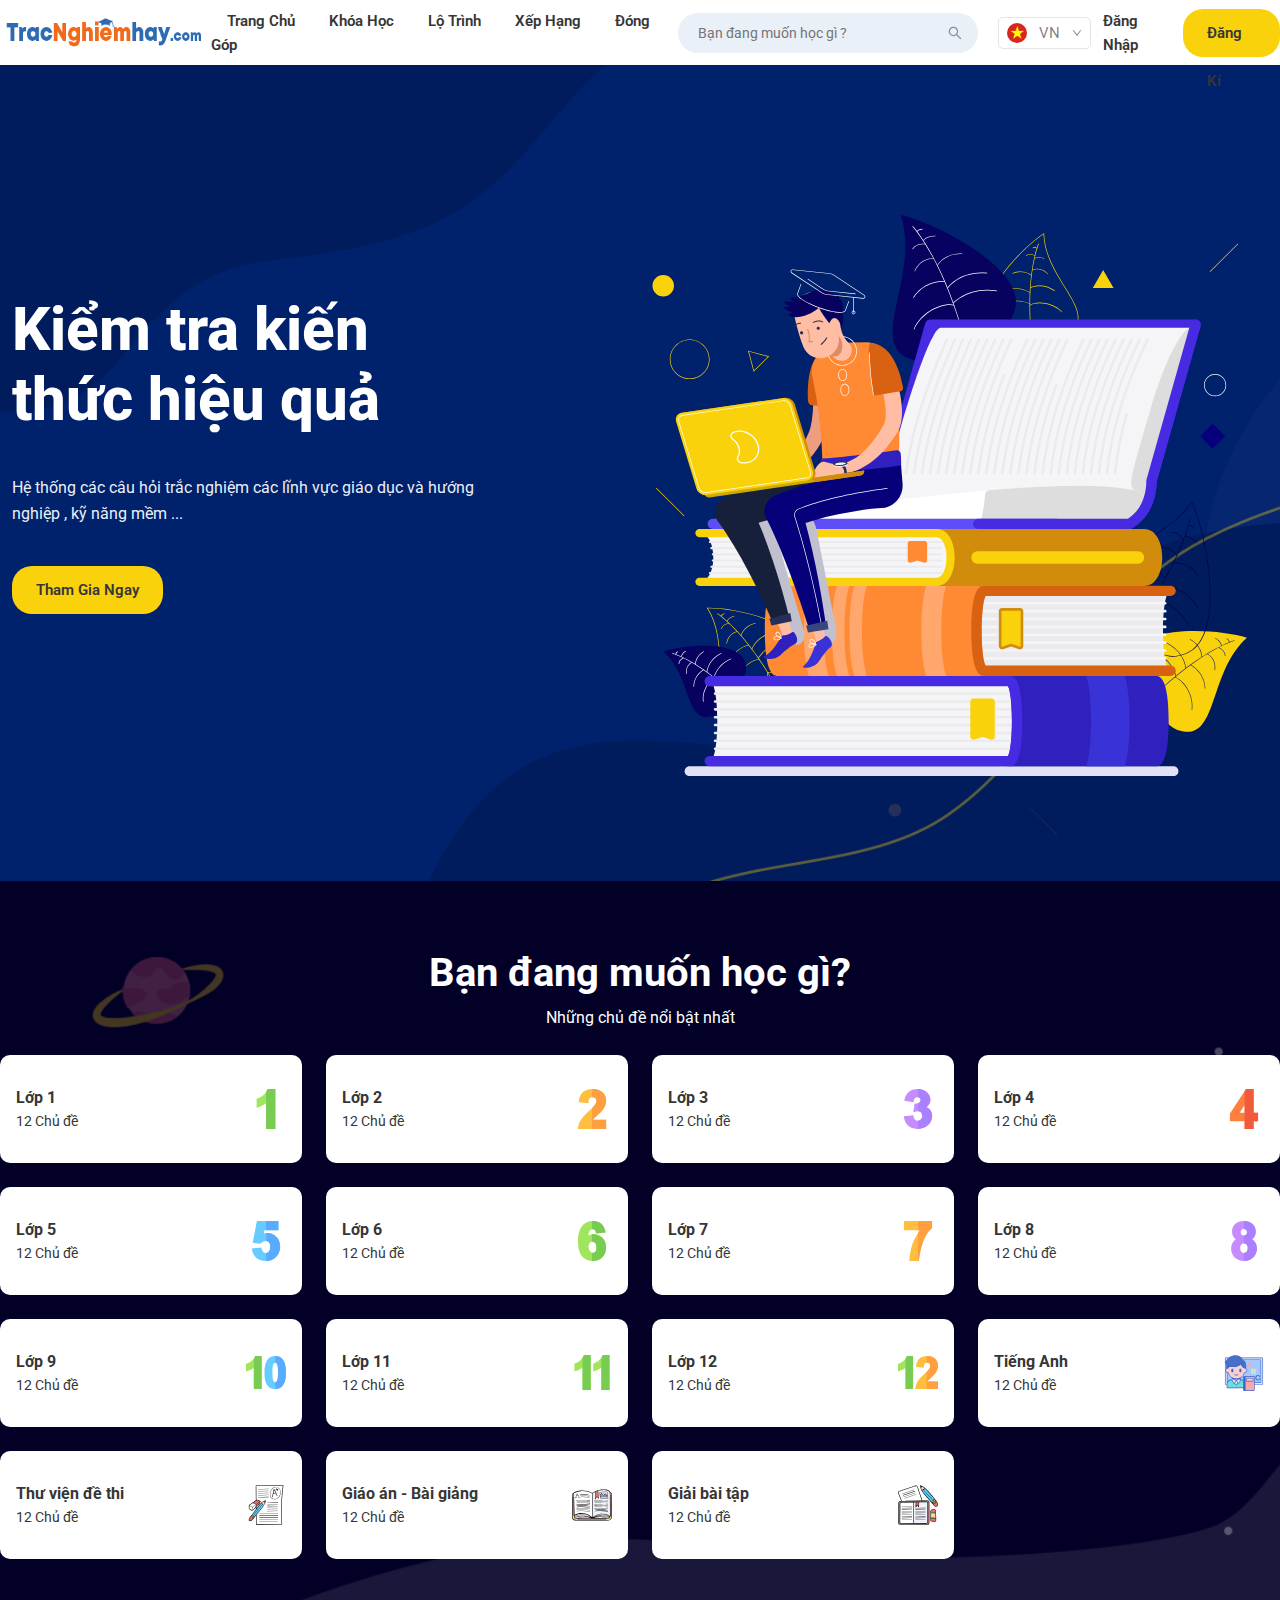
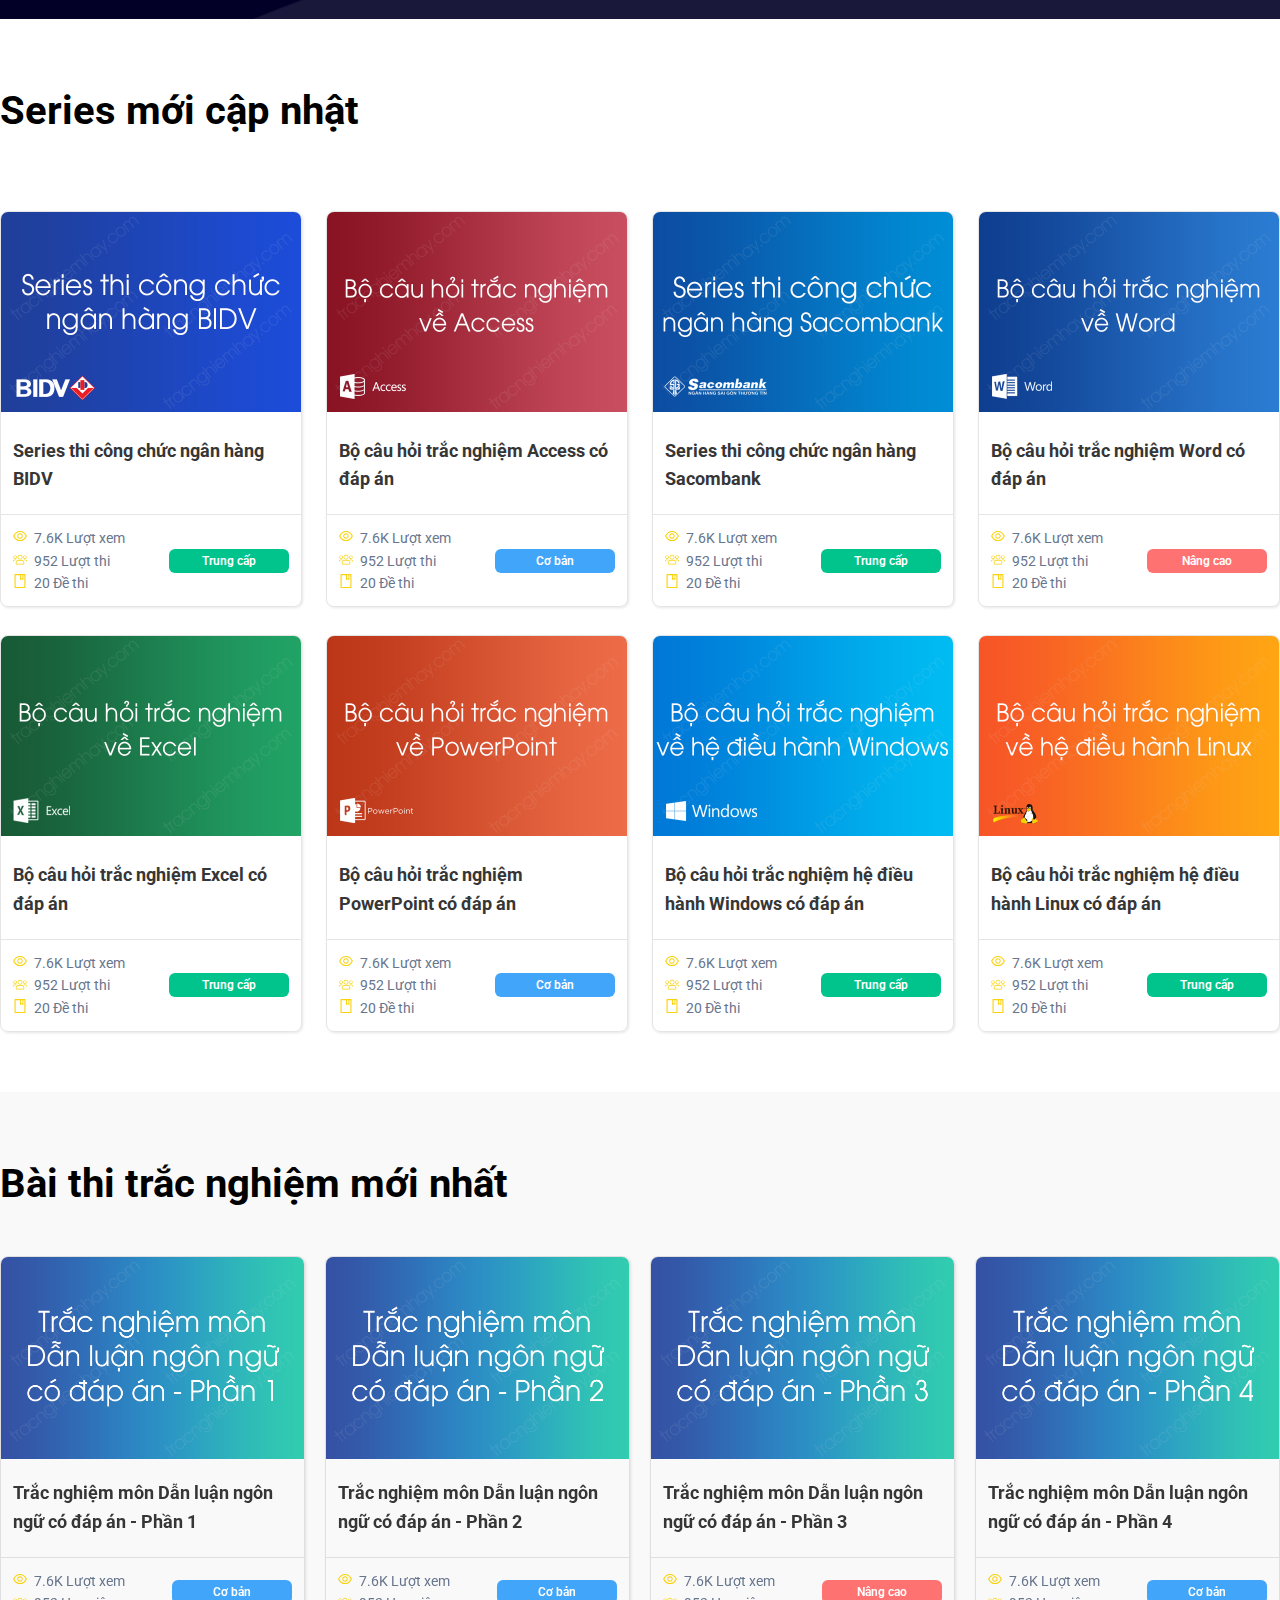
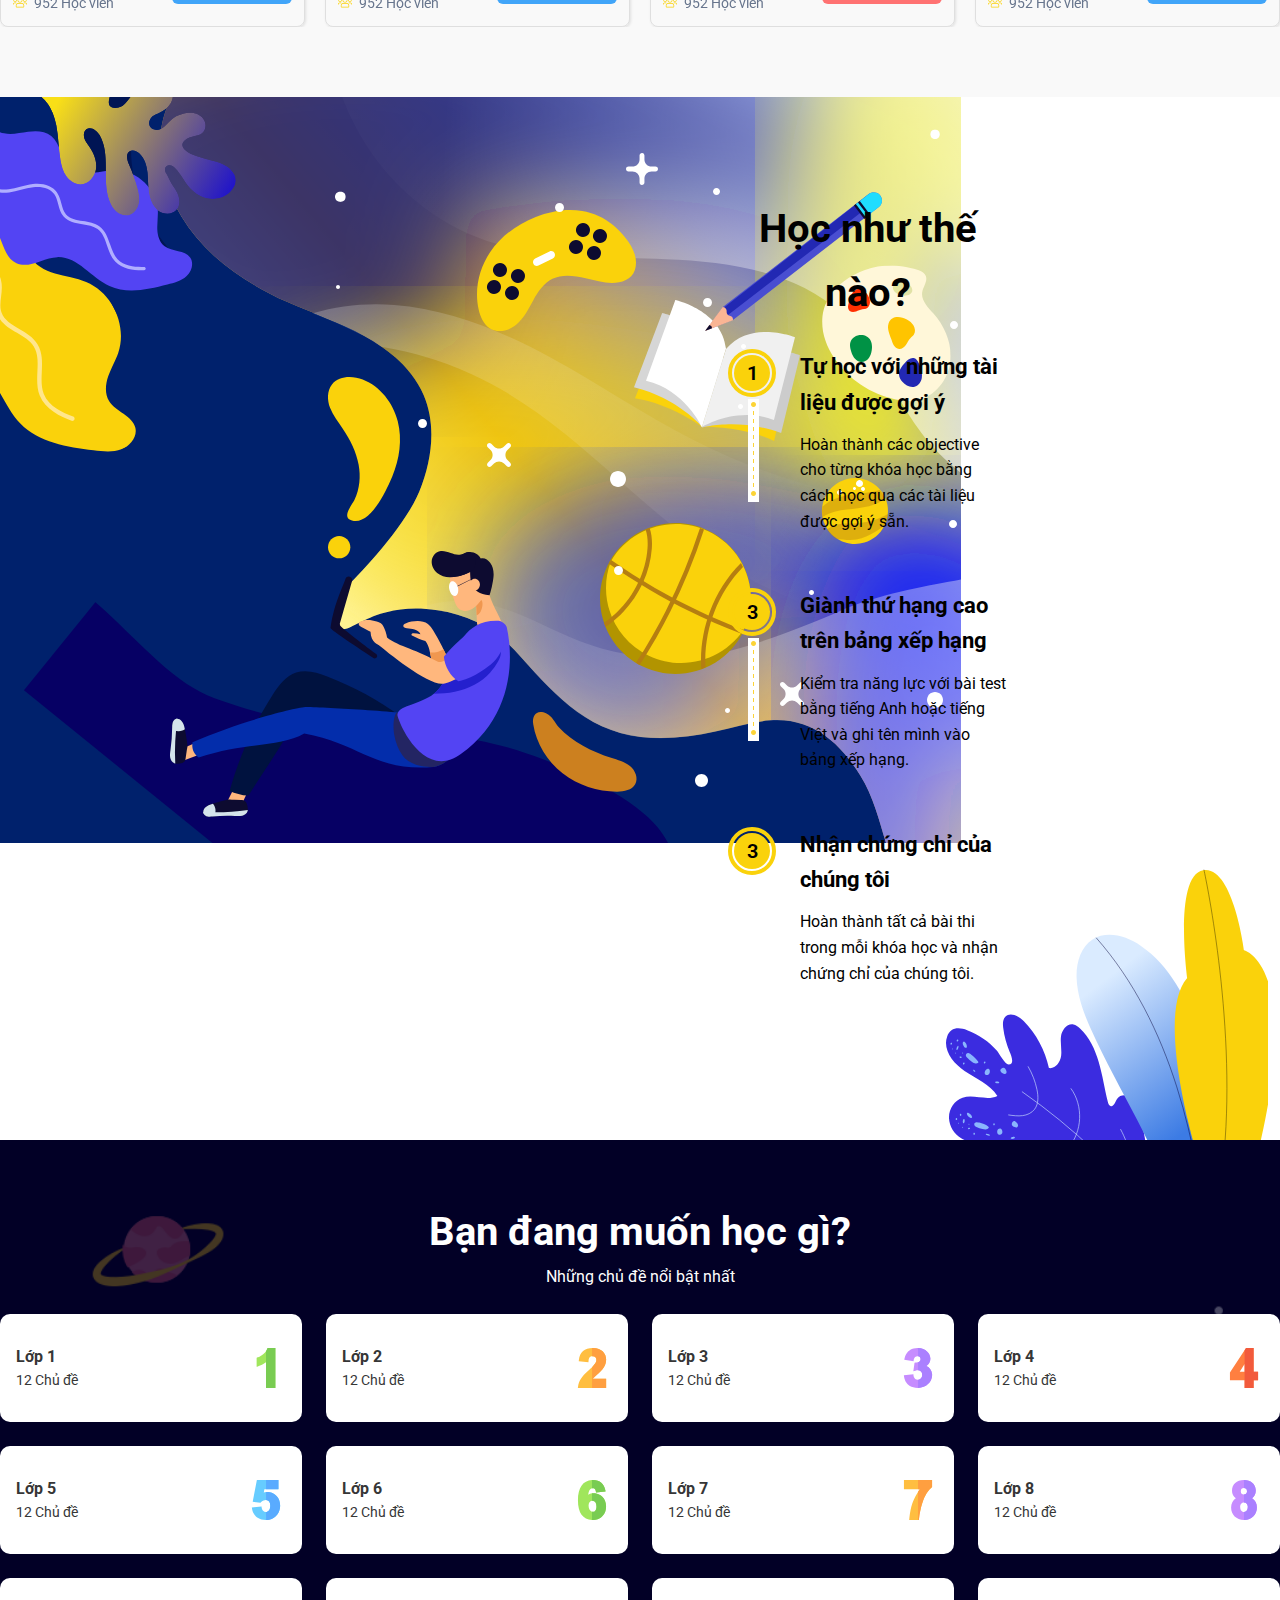
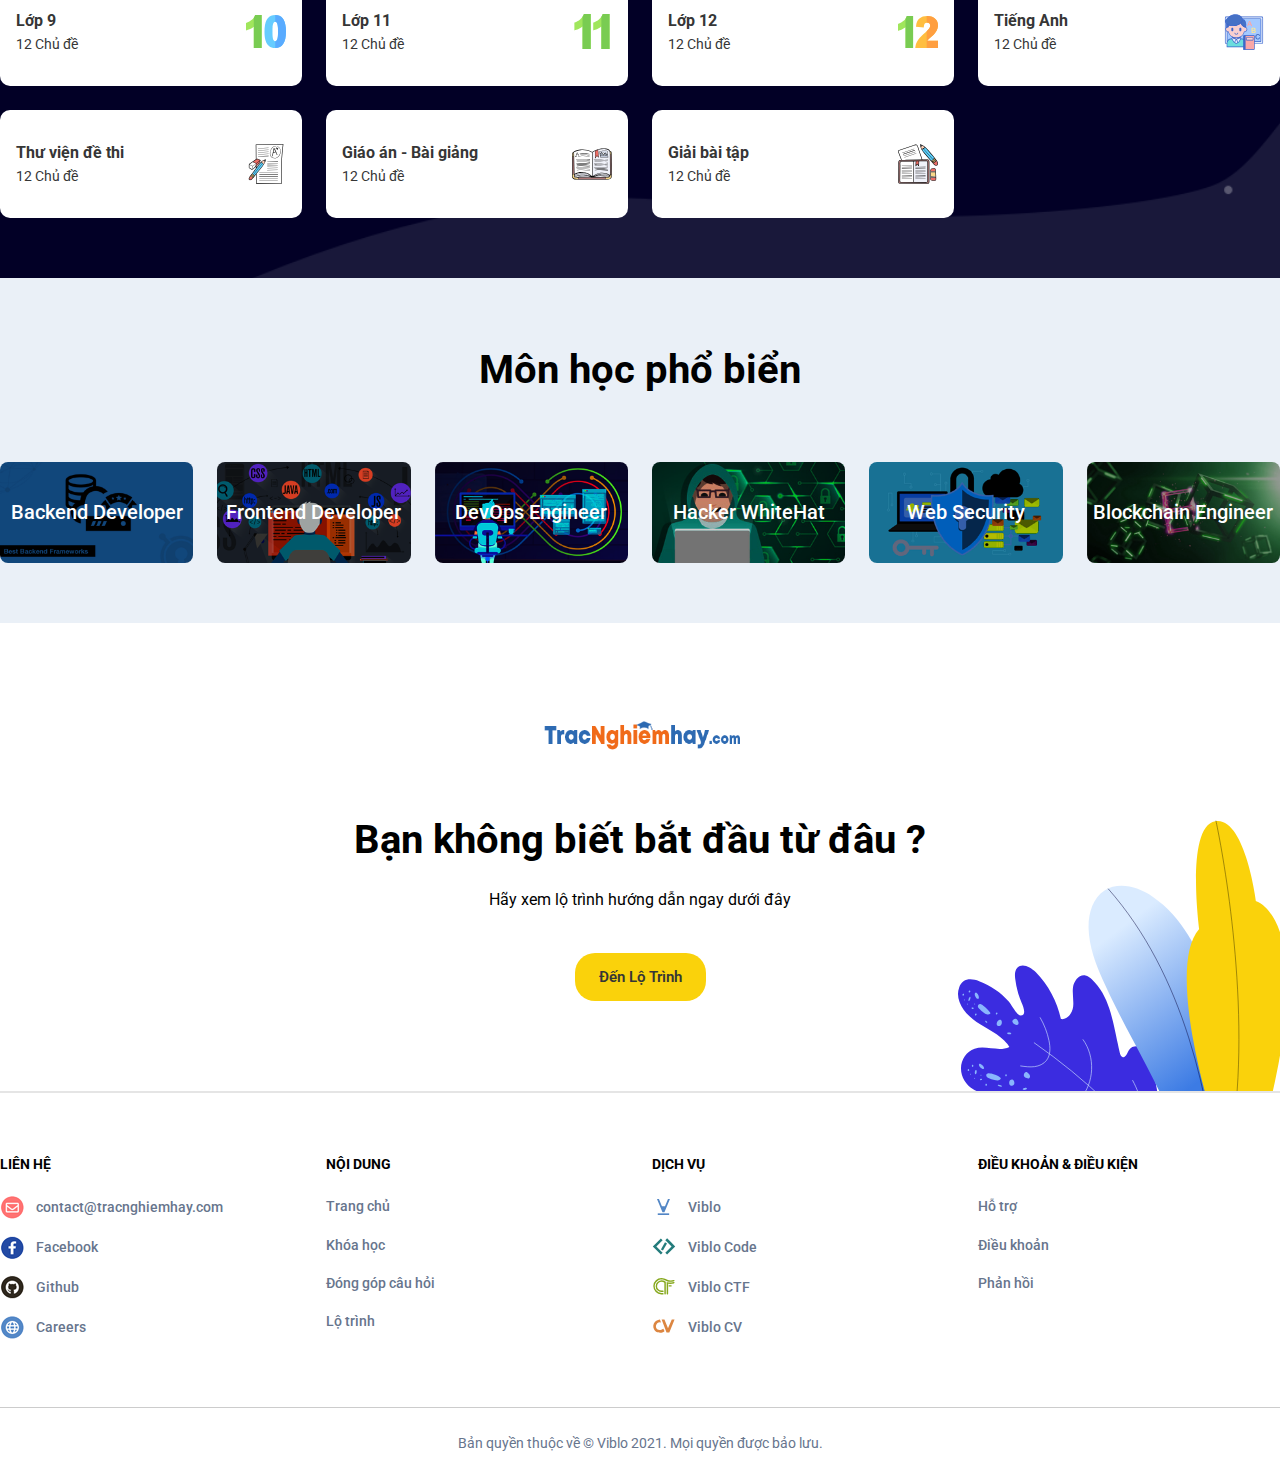
<file: index.html>
<!DOCTYPE html>
<html lang="en">

<head>
    <meta charset="UTF-8">
    <meta http-equiv="X-UA-Compatible" content="IE=edge">
    <meta name="viewport" content="width=device-width, initial-scale=1.0">
    <link rel="preconnect" href="https://fonts.googleapis.com">
    <link rel="preconnect" href="https://fonts.gstatic.com" crossorigin>
    <link href="https://fonts.googleapis.com/css2?family=Roboto:wght@100;300;400;500;700;900&display=swap"
        rel="stylesheet">
    <link rel="stylesheet" href="./assets/css/owl.carousel.min.css">
    <link rel="stylesheet" href="./assets/css/owl.theme.default.min.css">
    <link rel="stylesheet" href="./assets/css/main.css">
    <title>Viblo</title>
</head>

<body>
    <header id="header">
        <div class="header grid wide">
            <nav class="header__nav">
                <a href="" class="header__nav-logo">
                    <img src="./assets/img/logo-trac-nghiem.png" alt="" class="header__logo">
                </a>
                <ul class="header__nav-list">
                    <li class="header__nav-item header__nav-active"><a href="" class="header__nav-link">Trang Chủ</a>
                    </li>
                    <li class="header__nav-item"><a href="" class="header__nav-link">Khóa Học</a></li>
                    <li class="header__nav-item"><a href="" class="header__nav-link">Lộ Trình</a></li>
                    <li class="header__nav-item"><a href="" class="header__nav-link">Xếp Hạng</a></li>
                    <li class="header__nav-item"><a href="" class="header__nav-link">Đóng Góp</a></li>
                </ul>
            </nav>
            <div class="header__right">
                <div class="header__right-search">
                    <input class="header__right-input" type="text" placeholder="Bạn đang muốn học gì ?">
                    <span class="header__right-icon">
                        <svg viewBox="64 64 896 896" focusable="false" class="" data-icon="search" width="1.4rem"
                            height="1.4rem" fill="currentColor" aria-hidden="true">
                            <path
                                d="M909.6 854.5L649.9 594.8C690.2 542.7 712 479 712 412c0-80.2-31.3-155.4-87.9-212.1-56.6-56.7-132-87.9-212.1-87.9s-155.5 31.3-212.1 87.9C143.2 256.5 112 331.8 112 412c0 80.1 31.3 155.5 87.9 212.1C256.5 680.8 331.8 712 412 712c67 0 130.6-21.8 182.7-62l259.7 259.6a8.2 8.2 0 0 0 11.6 0l43.6-43.5a8.2 8.2 0 0 0 0-11.6zM570.4 570.4C528 612.7 471.8 636 412 636s-116-23.3-158.4-65.6C211.3 528 188 471.8 188 412s23.3-116.1 65.6-158.4C296 211.3 352.2 188 412 188s116.1 23.2 158.4 65.6S636 352.2 636 412s-23.3 116.1-65.6 158.4z">
                            </path>
                        </svg>
                    </span>
                    <div class="header__right-search-suggest">
                        <h5 class="search__suggest-heading">Tìm kiếm nhanh với thẻ:</h5>
                        <ul class="search__suggest-list">
                            <li class="search__suggest-item">
                                <a href="" class="search__suggest-link">Linux</a>
                            </li>
                            <li class="search__suggest-item">
                                <a href="" class="search__suggest-link">LPIC</a>
                            </li>
                            <li class="search__suggest-item">
                                <a href="" class="search__suggest-link">CCNP</a>
                            </li>
                            <li class="search__suggest-item">
                                <a href="" class="search__suggest-link">CCNA</a>
                            </li>
                            <li class="search__suggest-item">
                                <a href="" class="search__suggest-link">FE</a>
                            </li>
                            <li class="search__suggest-item">
                                <a href="" class="search__suggest-link">Laravel</a>
                            </li>
                            <li class="search__suggest-item">
                                <a href="" class="search__suggest-link">PHP</a>
                            </li>
                            <li class="search__suggest-item">
                                <a href="" class="search__suggest-link">BE</a>
                            </li>
                        </ul>
                    </div>
                </div>
                <div class="header__right-lang">
                    <img src="./assets/img/vi-flag.png" alt="" class="header__right-iconLang">
                    <span class="header__right-langText">VN</span>
                    <span class="header__right-langIcon"><svg viewBox="64 64 896 896" focusable="false" class=""
                            data-icon="down" width="1em" height="1em" fill="currentColor" aria-hidden="true">
                            <path
                                d="M884 256h-75c-5.1 0-9.9 2.5-12.9 6.6L512 654.2 227.9 262.6c-3-4.1-7.8-6.6-12.9-6.6h-75c-6.5 0-10.3 7.4-6.5 12.7l352.6 486.1c12.8 17.6 39 17.6 51.7 0l352.6-486.1c3.9-5.3.1-12.7-6.4-12.7z">
                            </path>
                        </svg></span>
                </div>
                <a href="" class="header__right-login">Đăng Nhập</a>
                <a href="" class="header__right-register button-primary">Đăng Kí</a>
            </div>
        </div>
    </header>
    <section class="slide">
        <div class="grid wide slide__content">
            <div class="col l-6 slide__content-left">
                <h1 class="slide__content-heading">Kiểm tra kiến thức hiệu quả</h1>
                <p class="slide__content-text">Hệ thống các câu hỏi trắc nghiệm các lĩnh vực giáo dục và hướng nghiệp , kỹ năng mềm ...</p>
                <button class="button-primary slide__content-btn">Tham Gia Ngay</button>
            </div>
            <div class="col l-6 slide__content-img">
                <img src="./assets/img/introduction-banner.svg" alt="">
            </div>
        </div>
    </section>
    <section class="recommended section">
        <div class="grid wide recommended__content">
            <h2 class="recommended__content-heading">Bạn đang muốn học gì?</h2>
            <p class="recommended__content-text">Những chủ đề nổi bật nhất</p>
            <div class="row recommended__list">
                <div class="col c-3">
                    <a href="">
                        <div class="recommended__item">
                            <div class="recommended__item-text">
                                <h4 class="recommended__item-heding">Lớp 1</h4>
                                <p class="recommended__item-khoaHoc">12 Chủ đề</p>
                            </div>
                            <div class="recommended__item-img">
                                <img src="./assets/img/icon/one.svg" alt="">
                            </div>
                        </div>
                    </a>

                </div>
                <div class="col c-3">
                    <a href="">
                        <div class="recommended__item">
                            <div class="recommended__item-text">
                                <h4 class="recommended__item-heding">Lớp 2</h4>
                                <p class="recommended__item-khoaHoc">12 Chủ đề</p>
                            </div>
                            <div class="recommended__item-img">
                                <img src="./assets/img/icon/two.svg" alt="">
                            </div>
                        </div>
                    </a>
                </div>
                <div class="col c-3">
                    <a href="">
                        <div class="recommended__item">
                            <div class="recommended__item-text">
                                <h4 class="recommended__item-heding">Lớp 3</h4>
                                <p class="recommended__item-khoaHoc">12 Chủ đề</p>
                            </div>
                            <div class="recommended__item-img">
                                <img src="./assets/img/icon/three.svg" alt="">
                            </div>
                        </div>
                    </a>
                </div>
                <div class="col c-3">
                    <a href="">
                        <div class="recommended__item">
                            <div class="recommended__item-text">
                                <h4 class="recommended__item-heding">Lớp 4</h4>
                                <p class="recommended__item-khoaHoc">12 Chủ đề</p>
                            </div>
                            <div class="recommended__item-img">
                                <img src="./assets/img/icon/four.svg" alt="">
                            </div>
                        </div>
                    </a>
                </div>
                <div class="col c-3">
                    <a href="">
                        <div class="recommended__item">
                            <div class="recommended__item-text">
                                <h4 class="recommended__item-heding">Lớp 5</h4>
                                <p class="recommended__item-khoaHoc">12 Chủ đề</p>
                            </div>
                            <div class="recommended__item-img">
                                <img src="./assets/img/icon/five.svg" alt="">
                            </div>
                        </div>
                    </a>
                </div>
                <div class="col c-3">
                    <a href="">
                        <div class="recommended__item">
                            <div class="recommended__item-text">
                                <h4 class="recommended__item-heding">Lớp 6</h4>
                                <p class="recommended__item-khoaHoc">12 Chủ đề</p>
                            </div>
                            <div class="recommended__item-img">
                                <img src="./assets/img/icon/six.svg" alt="">
                            </div>
                        </div>
                    </a>
                </div>
                <div class="col c-3">
                    <a href="">
                        <div class="recommended__item">
                            <div class="recommended__item-text">
                                <h4 class="recommended__item-heding">Lớp 7</h4>
                                <p class="recommended__item-khoaHoc">12 Chủ đề</p>
                            </div>
                            <div class="recommended__item-img">
                                <img src="./assets/img/icon/seven.svg" alt="">
                            </div>
                        </div>
                    </a>
                </div>
                <div class="col c-3">
                    <a href="">
                        <div class="recommended__item">
                            <div class="recommended__item-text">
                                <h4 class="recommended__item-heding">Lớp 8</h4>
                                <p class="recommended__item-khoaHoc">12 Chủ đề</p>
                            </div>
                            <div class="recommended__item-img">
                                <img src="./assets/img/icon/eight.svg" alt="">
                            </div>
                        </div>
                    </a>
                </div>
                <div class="col c-3">
                    <a href="">
                        <div class="recommended__item">
                            <div class="recommended__item-text">
                                <h4 class="recommended__item-heding">Lớp 9</h4>
                                <p class="recommended__item-khoaHoc">12 Chủ đề</p>
                            </div>
                            <div class="recommended__item-img">
                                <img src="./assets/img/icon/one-1.svg" alt="">
                            </div>
                        </div>
                    </a>
                </div>
                <div class="col c-3">
                    <a href="">
                        <div class="recommended__item">
                            <div class="recommended__item-text">
                                <h4 class="recommended__item-heding">Lớp 11</h4>
                                <p class="recommended__item-khoaHoc">12 Chủ đề</p>
                            </div>
                            <div class="recommended__item-img">
                                <img src="./assets/img/icon/Lop11.svg" alt="">
                            </div>
                        </div>
                    </a>
                </div>
                <div class="col c-3">
                    <a href="">
                        <div class="recommended__item">
                            <div class="recommended__item-text">
                                <h4 class="recommended__item-heding">Lớp 12</h4>
                                <p class="recommended__item-khoaHoc">12 Chủ đề</p>
                            </div>
                            <div class="recommended__item-img">
                                <img src="./assets/img/icon/Lop12.svg" alt="">
                            </div>
                        </div>
                    </a>
                </div>
                <div class="col c-3">
                    <a href="">
                        <div class="recommended__item">
                            <div class="recommended__item-text">
                                <h4 class="recommended__item-heding">Tiếng Anh</h4>
                                <p class="recommended__item-khoaHoc">12 Chủ đề</p>
                            </div>
                            <div class="recommended__item-img">
                                <img src="./assets/img/icon/english.svg" alt="">
                            </div>
                        </div>
                    </a>
                </div>
                <div class="col c-3">
                    <a href="">
                        <div class="recommended__item">
                            <div class="recommended__item-text">
                                <h4 class="recommended__item-heding">Thư viện đề thi</h4>
                                <p class="recommended__item-khoaHoc">12 Chủ đề</p>
                            </div>
                            <div class="recommended__item-img">
                                <img src="./assets/img/icon/Kiem-tra.svg" alt="">
                            </div>
                        </div>
                    </a>
                </div>
                <div class="col c-3">
                    <a href="">
                        <div class="recommended__item">
                            <div class="recommended__item-text">
                                <h4 class="recommended__item-heding">Giáo án - Bài giảng</h4>
                                <p class="recommended__item-khoaHoc">12 Chủ đề</p>
                            </div>
                            <div class="recommended__item-img">
                                <img src="./assets/img/icon/open-book.svg" alt="">
                            </div>
                        </div>
                    </a>
                </div>
                <div class="col c-3">
                    <a href="">
                        <div class="recommended__item">
                            <div class="recommended__item-text">
                                <h4 class="recommended__item-heding">Giải bài tập</h4>
                                <p class="recommended__item-khoaHoc">12 Chủ đề</p>
                            </div>
                            <div class="recommended__item-img">
                                <img src="./assets/img/icon/Giai-bai-tap-1.svg" alt="">
                            </div>
                        </div>
                    </a>
                </div>
            </div>
        </div>
    </section>
    <section class="popular section">
        <div class="grid wide popular__courses">
            <h2 class="popular__courses-heading">Series mới cập nhật</h2>
            <div class="row">
                <div class="col c-3">
                    <div class="popular__card">
                        <a href="">
                            <img src="./assets/img/bidv.png" alt="" class="popular__card-img">
                        </a>
                        <div class="popular__card-content">
                            <a href="">
                                <h3 class="popular__card-heading">Series thi công chức ngân hàng BIDV</h3>
                            </a>
                            <div class="popular__card-footer">
                                <div class="popular__card-count">
                                    <p class="popular__card-count-text">
                                        <span class="popular__card-count-icon">
                                            <svg viewBox="64 64 896 896" focusable="false" class="" data-icon="eye"
                                                fill="currentColor" aria-hidden="true">
                                                <path
                                                    d="M942.2 486.2C847.4 286.5 704.1 186 512 186c-192.2 0-335.4 100.5-430.2 300.3a60.3 60.3 0 0 0 0 51.5C176.6 737.5 319.9 838 512 838c192.2 0 335.4-100.5 430.2-300.3 7.7-16.2 7.7-35 0-51.5zM512 766c-161.3 0-279.4-81.8-362.7-254C232.6 339.8 350.7 258 512 258c161.3 0 279.4 81.8 362.7 254C791.5 684.2 673.4 766 512 766zm-4-430c-97.2 0-176 78.8-176 176s78.8 176 176 176 176-78.8 176-176-78.8-176-176-176zm0 288c-61.9 0-112-50.1-112-112s50.1-112 112-112 112 50.1 112 112-50.1 112-112 112z">
                                                </path>
                                            </svg>
                                        </span>
                                        7.6K Lượt xem
                                    </p>
                                    <p class="popular__card-count-text">
                                        <span class="popular__card-count-icon">
                                            <svg aria-hidden="true" focusable="false" data-prefix="fal"
                                                data-icon="users" role="img" xmlns="http://www.w3.org/2000/svg"
                                                viewBox="0 0 640 512" class="svg-inline--fa fa-users fa-w-20 fa-2x">
                                                <path fill="currentColor"
                                                    d="M544 224c44.2 0 80-35.8 80-80s-35.8-80-80-80-80 35.8-80 80 35.8 80 80 80zm0-128c26.5 0 48 21.5 48 48s-21.5 48-48 48-48-21.5-48-48 21.5-48 48-48zM320 256c61.9 0 112-50.1 112-112S381.9 32 320 32 208 82.1 208 144s50.1 112 112 112zm0-192c44.1 0 80 35.9 80 80s-35.9 80-80 80-80-35.9-80-80 35.9-80 80-80zm244 192h-40c-15.2 0-29.3 4.8-41.1 12.9 9.4 6.4 17.9 13.9 25.4 22.4 4.9-2.1 10.2-3.3 15.7-3.3h40c24.2 0 44 21.5 44 48 0 8.8 7.2 16 16 16s16-7.2 16-16c0-44.1-34.1-80-76-80zM96 224c44.2 0 80-35.8 80-80s-35.8-80-80-80-80 35.8-80 80 35.8 80 80 80zm0-128c26.5 0 48 21.5 48 48s-21.5 48-48 48-48-21.5-48-48 21.5-48 48-48zm304.1 180c-33.4 0-41.7 12-80.1 12-38.4 0-46.7-12-80.1-12-36.3 0-71.6 16.2-92.3 46.9-12.4 18.4-19.6 40.5-19.6 64.3V432c0 26.5 21.5 48 48 48h288c26.5 0 48-21.5 48-48v-44.8c0-23.8-7.2-45.9-19.6-64.3-20.7-30.7-56-46.9-92.3-46.9zM480 432c0 8.8-7.2 16-16 16H176c-8.8 0-16-7.2-16-16v-44.8c0-16.6 4.9-32.7 14.1-46.4 13.8-20.5 38.4-32.8 65.7-32.8 27.4 0 37.2 12 80.2 12s52.8-12 80.1-12c27.3 0 51.9 12.3 65.7 32.8 9.2 13.7 14.1 29.8 14.1 46.4V432zM157.1 268.9c-11.9-8.1-26-12.9-41.1-12.9H76c-41.9 0-76 35.9-76 80 0 8.8 7.2 16 16 16s16-7.2 16-16c0-26.5 19.8-48 44-48h40c5.5 0 10.8 1.2 15.7 3.3 7.5-8.5 16.1-16 25.4-22.4z"
                                                    class=""></path>
                                            </svg>
                                        </span>
                                        952 Lượt thi
                                    </p>
                                    <p class="popular__card-count-text">
                                        <span class="popular__card-count-icon">
                                            <svg viewBox="64 64 896 896" focusable="false" class="" data-icon="book" width="1em" height="1em" fill="currentColor" aria-hidden="true"><path d="M832 64H192c-17.7 0-32 14.3-32 32v832c0 17.7 14.3 32 32 32h640c17.7 0 32-14.3 32-32V96c0-17.7-14.3-32-32-32zm-260 72h96v209.9L621.5 312 572 347.4V136zm220 752H232V136h280v296.9c0 3.3 1 6.6 3 9.3a15.9 15.9 0 0 0 22.3 3.7l83.8-59.9 81.4 59.4c2.7 2 6 3.1 9.4 3.1 8.8 0 16-7.2 16-16V136h64v752z"></path></svg>
                                        </span>
                                        20 Đề thi
                                    </p>
                                </div>
                                <button class="popular__card-btn button-intermediate">Trung cấp</button>
                            </div>
                        </div>
                    </div>
                </div>
                <div class="col c-3">
                    <div class="popular__card">
                        <a href="">
                            <img src="./assets/img/access.png" alt="" class="popular__card-img">
                        </a>
                        <div class="popular__card-content">
                            <a href="">
                                <h3 class="popular__card-heading">Bộ câu hỏi trắc nghiệm Access có đáp án</h3>
                            </a>
                            <div class="popular__card-footer">
                                <div class="popular__card-count">
                                    <p class="popular__card-count-text">
                                        <span class="popular__card-count-icon">
                                            <svg viewBox="64 64 896 896" focusable="false" class="" data-icon="eye"
                                                fill="currentColor" aria-hidden="true">
                                                <path
                                                    d="M942.2 486.2C847.4 286.5 704.1 186 512 186c-192.2 0-335.4 100.5-430.2 300.3a60.3 60.3 0 0 0 0 51.5C176.6 737.5 319.9 838 512 838c192.2 0 335.4-100.5 430.2-300.3 7.7-16.2 7.7-35 0-51.5zM512 766c-161.3 0-279.4-81.8-362.7-254C232.6 339.8 350.7 258 512 258c161.3 0 279.4 81.8 362.7 254C791.5 684.2 673.4 766 512 766zm-4-430c-97.2 0-176 78.8-176 176s78.8 176 176 176 176-78.8 176-176-78.8-176-176-176zm0 288c-61.9 0-112-50.1-112-112s50.1-112 112-112 112 50.1 112 112-50.1 112-112 112z">
                                                </path>
                                            </svg>
                                        </span>
                                        7.6K Lượt xem
                                    </p>
                                    <p class="popular__card-count-text">
                                        <span class="popular__card-count-icon">
                                            <svg aria-hidden="true" focusable="false" data-prefix="fal"
                                                data-icon="users" role="img" xmlns="http://www.w3.org/2000/svg"
                                                viewBox="0 0 640 512" class="svg-inline--fa fa-users fa-w-20 fa-2x">
                                                <path fill="currentColor"
                                                    d="M544 224c44.2 0 80-35.8 80-80s-35.8-80-80-80-80 35.8-80 80 35.8 80 80 80zm0-128c26.5 0 48 21.5 48 48s-21.5 48-48 48-48-21.5-48-48 21.5-48 48-48zM320 256c61.9 0 112-50.1 112-112S381.9 32 320 32 208 82.1 208 144s50.1 112 112 112zm0-192c44.1 0 80 35.9 80 80s-35.9 80-80 80-80-35.9-80-80 35.9-80 80-80zm244 192h-40c-15.2 0-29.3 4.8-41.1 12.9 9.4 6.4 17.9 13.9 25.4 22.4 4.9-2.1 10.2-3.3 15.7-3.3h40c24.2 0 44 21.5 44 48 0 8.8 7.2 16 16 16s16-7.2 16-16c0-44.1-34.1-80-76-80zM96 224c44.2 0 80-35.8 80-80s-35.8-80-80-80-80 35.8-80 80 35.8 80 80 80zm0-128c26.5 0 48 21.5 48 48s-21.5 48-48 48-48-21.5-48-48 21.5-48 48-48zm304.1 180c-33.4 0-41.7 12-80.1 12-38.4 0-46.7-12-80.1-12-36.3 0-71.6 16.2-92.3 46.9-12.4 18.4-19.6 40.5-19.6 64.3V432c0 26.5 21.5 48 48 48h288c26.5 0 48-21.5 48-48v-44.8c0-23.8-7.2-45.9-19.6-64.3-20.7-30.7-56-46.9-92.3-46.9zM480 432c0 8.8-7.2 16-16 16H176c-8.8 0-16-7.2-16-16v-44.8c0-16.6 4.9-32.7 14.1-46.4 13.8-20.5 38.4-32.8 65.7-32.8 27.4 0 37.2 12 80.2 12s52.8-12 80.1-12c27.3 0 51.9 12.3 65.7 32.8 9.2 13.7 14.1 29.8 14.1 46.4V432zM157.1 268.9c-11.9-8.1-26-12.9-41.1-12.9H76c-41.9 0-76 35.9-76 80 0 8.8 7.2 16 16 16s16-7.2 16-16c0-26.5 19.8-48 44-48h40c5.5 0 10.8 1.2 15.7 3.3 7.5-8.5 16.1-16 25.4-22.4z"
                                                    class=""></path>
                                            </svg>
                                        </span>
                                        952 Lượt thi
                                    </p>
                                    <p class="popular__card-count-text">
                                        <span class="popular__card-count-icon">
                                            <svg viewBox="64 64 896 896" focusable="false" class="" data-icon="book" width="1em" height="1em" fill="currentColor" aria-hidden="true"><path d="M832 64H192c-17.7 0-32 14.3-32 32v832c0 17.7 14.3 32 32 32h640c17.7 0 32-14.3 32-32V96c0-17.7-14.3-32-32-32zm-260 72h96v209.9L621.5 312 572 347.4V136zm220 752H232V136h280v296.9c0 3.3 1 6.6 3 9.3a15.9 15.9 0 0 0 22.3 3.7l83.8-59.9 81.4 59.4c2.7 2 6 3.1 9.4 3.1 8.8 0 16-7.2 16-16V136h64v752z"></path></svg>
                                        </span>
                                        20 Đề thi
                                    </p>
                                </div>
                                <button class="popular__card-btn button-basic">Cơ bản</button>
                            </div>
                        </div>
                    </div>
                </div>
                <div class="col c-3">
                    <div class="popular__card">
                        <a href="">
                            <img src="./assets/img/sacombank.png" alt="" class="popular__card-img">
                        </a>
                        <div class="popular__card-content">
                            <a href="">
                                <h3 class="popular__card-heading">Series thi công chức ngân hàng Sacombank</h3>
                            </a>
                            <div class="popular__card-footer">
                                <div class="popular__card-count">
                                    <p class="popular__card-count-text">
                                        <span class="popular__card-count-icon">
                                            <svg viewBox="64 64 896 896" focusable="false" class="" data-icon="eye"
                                                fill="currentColor" aria-hidden="true">
                                                <path
                                                    d="M942.2 486.2C847.4 286.5 704.1 186 512 186c-192.2 0-335.4 100.5-430.2 300.3a60.3 60.3 0 0 0 0 51.5C176.6 737.5 319.9 838 512 838c192.2 0 335.4-100.5 430.2-300.3 7.7-16.2 7.7-35 0-51.5zM512 766c-161.3 0-279.4-81.8-362.7-254C232.6 339.8 350.7 258 512 258c161.3 0 279.4 81.8 362.7 254C791.5 684.2 673.4 766 512 766zm-4-430c-97.2 0-176 78.8-176 176s78.8 176 176 176 176-78.8 176-176-78.8-176-176-176zm0 288c-61.9 0-112-50.1-112-112s50.1-112 112-112 112 50.1 112 112-50.1 112-112 112z">
                                                </path>
                                            </svg>
                                        </span>
                                        7.6K Lượt xem
                                    </p>
                                    <p class="popular__card-count-text">
                                        <span class="popular__card-count-icon">
                                            <svg aria-hidden="true" focusable="false" data-prefix="fal"
                                                data-icon="users" role="img" xmlns="http://www.w3.org/2000/svg"
                                                viewBox="0 0 640 512" class="svg-inline--fa fa-users fa-w-20 fa-2x">
                                                <path fill="currentColor"
                                                    d="M544 224c44.2 0 80-35.8 80-80s-35.8-80-80-80-80 35.8-80 80 35.8 80 80 80zm0-128c26.5 0 48 21.5 48 48s-21.5 48-48 48-48-21.5-48-48 21.5-48 48-48zM320 256c61.9 0 112-50.1 112-112S381.9 32 320 32 208 82.1 208 144s50.1 112 112 112zm0-192c44.1 0 80 35.9 80 80s-35.9 80-80 80-80-35.9-80-80 35.9-80 80-80zm244 192h-40c-15.2 0-29.3 4.8-41.1 12.9 9.4 6.4 17.9 13.9 25.4 22.4 4.9-2.1 10.2-3.3 15.7-3.3h40c24.2 0 44 21.5 44 48 0 8.8 7.2 16 16 16s16-7.2 16-16c0-44.1-34.1-80-76-80zM96 224c44.2 0 80-35.8 80-80s-35.8-80-80-80-80 35.8-80 80 35.8 80 80 80zm0-128c26.5 0 48 21.5 48 48s-21.5 48-48 48-48-21.5-48-48 21.5-48 48-48zm304.1 180c-33.4 0-41.7 12-80.1 12-38.4 0-46.7-12-80.1-12-36.3 0-71.6 16.2-92.3 46.9-12.4 18.4-19.6 40.5-19.6 64.3V432c0 26.5 21.5 48 48 48h288c26.5 0 48-21.5 48-48v-44.8c0-23.8-7.2-45.9-19.6-64.3-20.7-30.7-56-46.9-92.3-46.9zM480 432c0 8.8-7.2 16-16 16H176c-8.8 0-16-7.2-16-16v-44.8c0-16.6 4.9-32.7 14.1-46.4 13.8-20.5 38.4-32.8 65.7-32.8 27.4 0 37.2 12 80.2 12s52.8-12 80.1-12c27.3 0 51.9 12.3 65.7 32.8 9.2 13.7 14.1 29.8 14.1 46.4V432zM157.1 268.9c-11.9-8.1-26-12.9-41.1-12.9H76c-41.9 0-76 35.9-76 80 0 8.8 7.2 16 16 16s16-7.2 16-16c0-26.5 19.8-48 44-48h40c5.5 0 10.8 1.2 15.7 3.3 7.5-8.5 16.1-16 25.4-22.4z"
                                                    class=""></path>
                                            </svg>
                                        </span>
                                        952 Lượt thi
                                    </p>
                                    <p class="popular__card-count-text">
                                        <span class="popular__card-count-icon">
                                            <svg viewBox="64 64 896 896" focusable="false" class="" data-icon="book" width="1em" height="1em" fill="currentColor" aria-hidden="true"><path d="M832 64H192c-17.7 0-32 14.3-32 32v832c0 17.7 14.3 32 32 32h640c17.7 0 32-14.3 32-32V96c0-17.7-14.3-32-32-32zm-260 72h96v209.9L621.5 312 572 347.4V136zm220 752H232V136h280v296.9c0 3.3 1 6.6 3 9.3a15.9 15.9 0 0 0 22.3 3.7l83.8-59.9 81.4 59.4c2.7 2 6 3.1 9.4 3.1 8.8 0 16-7.2 16-16V136h64v752z"></path></svg>
                                        </span>
                                        20 Đề thi
                                    </p>
                                </div>
                                <button class="popular__card-btn button-intermediate">Trung cấp</button>
                            </div>
                        </div>
                    </div>
                </div>
                <div class="col c-3">
                    <div class="popular__card">
                        <a href="">
                            <img src="./assets/img/word.png" alt="" class="popular__card-img">
                        </a>
                        <div class="popular__card-content">
                            <a href="">
                                <h3 class="popular__card-heading">Bộ câu hỏi trắc nghiệm Word có đáp án</h3>
                            </a>
                            <div class="popular__card-footer">
                                <div class="popular__card-count">
                                    <p class="popular__card-count-text">
                                        <span class="popular__card-count-icon">
                                            <svg viewBox="64 64 896 896" focusable="false" class="" data-icon="eye"
                                                fill="currentColor" aria-hidden="true">
                                                <path
                                                    d="M942.2 486.2C847.4 286.5 704.1 186 512 186c-192.2 0-335.4 100.5-430.2 300.3a60.3 60.3 0 0 0 0 51.5C176.6 737.5 319.9 838 512 838c192.2 0 335.4-100.5 430.2-300.3 7.7-16.2 7.7-35 0-51.5zM512 766c-161.3 0-279.4-81.8-362.7-254C232.6 339.8 350.7 258 512 258c161.3 0 279.4 81.8 362.7 254C791.5 684.2 673.4 766 512 766zm-4-430c-97.2 0-176 78.8-176 176s78.8 176 176 176 176-78.8 176-176-78.8-176-176-176zm0 288c-61.9 0-112-50.1-112-112s50.1-112 112-112 112 50.1 112 112-50.1 112-112 112z">
                                                </path>
                                            </svg>
                                        </span>
                                        7.6K Lượt xem
                                    </p>
                                    <p class="popular__card-count-text">
                                        <span class="popular__card-count-icon">
                                            <svg aria-hidden="true" focusable="false" data-prefix="fal"
                                                data-icon="users" role="img" xmlns="http://www.w3.org/2000/svg"
                                                viewBox="0 0 640 512" class="svg-inline--fa fa-users fa-w-20 fa-2x">
                                                <path fill="currentColor"
                                                    d="M544 224c44.2 0 80-35.8 80-80s-35.8-80-80-80-80 35.8-80 80 35.8 80 80 80zm0-128c26.5 0 48 21.5 48 48s-21.5 48-48 48-48-21.5-48-48 21.5-48 48-48zM320 256c61.9 0 112-50.1 112-112S381.9 32 320 32 208 82.1 208 144s50.1 112 112 112zm0-192c44.1 0 80 35.9 80 80s-35.9 80-80 80-80-35.9-80-80 35.9-80 80-80zm244 192h-40c-15.2 0-29.3 4.8-41.1 12.9 9.4 6.4 17.9 13.9 25.4 22.4 4.9-2.1 10.2-3.3 15.7-3.3h40c24.2 0 44 21.5 44 48 0 8.8 7.2 16 16 16s16-7.2 16-16c0-44.1-34.1-80-76-80zM96 224c44.2 0 80-35.8 80-80s-35.8-80-80-80-80 35.8-80 80 35.8 80 80 80zm0-128c26.5 0 48 21.5 48 48s-21.5 48-48 48-48-21.5-48-48 21.5-48 48-48zm304.1 180c-33.4 0-41.7 12-80.1 12-38.4 0-46.7-12-80.1-12-36.3 0-71.6 16.2-92.3 46.9-12.4 18.4-19.6 40.5-19.6 64.3V432c0 26.5 21.5 48 48 48h288c26.5 0 48-21.5 48-48v-44.8c0-23.8-7.2-45.9-19.6-64.3-20.7-30.7-56-46.9-92.3-46.9zM480 432c0 8.8-7.2 16-16 16H176c-8.8 0-16-7.2-16-16v-44.8c0-16.6 4.9-32.7 14.1-46.4 13.8-20.5 38.4-32.8 65.7-32.8 27.4 0 37.2 12 80.2 12s52.8-12 80.1-12c27.3 0 51.9 12.3 65.7 32.8 9.2 13.7 14.1 29.8 14.1 46.4V432zM157.1 268.9c-11.9-8.1-26-12.9-41.1-12.9H76c-41.9 0-76 35.9-76 80 0 8.8 7.2 16 16 16s16-7.2 16-16c0-26.5 19.8-48 44-48h40c5.5 0 10.8 1.2 15.7 3.3 7.5-8.5 16.1-16 25.4-22.4z"
                                                    class=""></path>
                                            </svg>
                                        </span>
                                        952 Lượt thi
                                    </p>
                                    <p class="popular__card-count-text">
                                        <span class="popular__card-count-icon">
                                            <svg viewBox="64 64 896 896" focusable="false" class="" data-icon="book" width="1em" height="1em" fill="currentColor" aria-hidden="true"><path d="M832 64H192c-17.7 0-32 14.3-32 32v832c0 17.7 14.3 32 32 32h640c17.7 0 32-14.3 32-32V96c0-17.7-14.3-32-32-32zm-260 72h96v209.9L621.5 312 572 347.4V136zm220 752H232V136h280v296.9c0 3.3 1 6.6 3 9.3a15.9 15.9 0 0 0 22.3 3.7l83.8-59.9 81.4 59.4c2.7 2 6 3.1 9.4 3.1 8.8 0 16-7.2 16-16V136h64v752z"></path></svg>
                                        </span>
                                        20 Đề thi
                                    </p>
                                </div>
                                <button class="popular__card-btn button-advanced">Nâng cao</button>
                            </div>
                        </div>
                    </div>
                </div>
                <div class="col c-3">
                    <div class="popular__card">
                        <a href="">
                            <img src="./assets/img/excel.png" alt="" class="popular__card-img">
                        </a>
                        <div class="popular__card-content">
                            <a href="">
                                <h3 class="popular__card-heading">Bộ câu hỏi trắc nghiệm Excel có đáp án</h3>
                            </a>
                            <div class="popular__card-footer">
                                <div class="popular__card-count">
                                    <p class="popular__card-count-text">
                                        <span class="popular__card-count-icon">
                                            <svg viewBox="64 64 896 896" focusable="false" class="" data-icon="eye"
                                                fill="currentColor" aria-hidden="true">
                                                <path
                                                    d="M942.2 486.2C847.4 286.5 704.1 186 512 186c-192.2 0-335.4 100.5-430.2 300.3a60.3 60.3 0 0 0 0 51.5C176.6 737.5 319.9 838 512 838c192.2 0 335.4-100.5 430.2-300.3 7.7-16.2 7.7-35 0-51.5zM512 766c-161.3 0-279.4-81.8-362.7-254C232.6 339.8 350.7 258 512 258c161.3 0 279.4 81.8 362.7 254C791.5 684.2 673.4 766 512 766zm-4-430c-97.2 0-176 78.8-176 176s78.8 176 176 176 176-78.8 176-176-78.8-176-176-176zm0 288c-61.9 0-112-50.1-112-112s50.1-112 112-112 112 50.1 112 112-50.1 112-112 112z">
                                                </path>
                                            </svg>
                                        </span>
                                        7.6K Lượt xem
                                    </p>
                                    <p class="popular__card-count-text">
                                        <span class="popular__card-count-icon">
                                            <svg aria-hidden="true" focusable="false" data-prefix="fal"
                                                data-icon="users" role="img" xmlns="http://www.w3.org/2000/svg"
                                                viewBox="0 0 640 512" class="svg-inline--fa fa-users fa-w-20 fa-2x">
                                                <path fill="currentColor"
                                                    d="M544 224c44.2 0 80-35.8 80-80s-35.8-80-80-80-80 35.8-80 80 35.8 80 80 80zm0-128c26.5 0 48 21.5 48 48s-21.5 48-48 48-48-21.5-48-48 21.5-48 48-48zM320 256c61.9 0 112-50.1 112-112S381.9 32 320 32 208 82.1 208 144s50.1 112 112 112zm0-192c44.1 0 80 35.9 80 80s-35.9 80-80 80-80-35.9-80-80 35.9-80 80-80zm244 192h-40c-15.2 0-29.3 4.8-41.1 12.9 9.4 6.4 17.9 13.9 25.4 22.4 4.9-2.1 10.2-3.3 15.7-3.3h40c24.2 0 44 21.5 44 48 0 8.8 7.2 16 16 16s16-7.2 16-16c0-44.1-34.1-80-76-80zM96 224c44.2 0 80-35.8 80-80s-35.8-80-80-80-80 35.8-80 80 35.8 80 80 80zm0-128c26.5 0 48 21.5 48 48s-21.5 48-48 48-48-21.5-48-48 21.5-48 48-48zm304.1 180c-33.4 0-41.7 12-80.1 12-38.4 0-46.7-12-80.1-12-36.3 0-71.6 16.2-92.3 46.9-12.4 18.4-19.6 40.5-19.6 64.3V432c0 26.5 21.5 48 48 48h288c26.5 0 48-21.5 48-48v-44.8c0-23.8-7.2-45.9-19.6-64.3-20.7-30.7-56-46.9-92.3-46.9zM480 432c0 8.8-7.2 16-16 16H176c-8.8 0-16-7.2-16-16v-44.8c0-16.6 4.9-32.7 14.1-46.4 13.8-20.5 38.4-32.8 65.7-32.8 27.4 0 37.2 12 80.2 12s52.8-12 80.1-12c27.3 0 51.9 12.3 65.7 32.8 9.2 13.7 14.1 29.8 14.1 46.4V432zM157.1 268.9c-11.9-8.1-26-12.9-41.1-12.9H76c-41.9 0-76 35.9-76 80 0 8.8 7.2 16 16 16s16-7.2 16-16c0-26.5 19.8-48 44-48h40c5.5 0 10.8 1.2 15.7 3.3 7.5-8.5 16.1-16 25.4-22.4z"
                                                    class=""></path>
                                            </svg>
                                        </span>
                                        952 Lượt thi
                                    </p>
                                    <p class="popular__card-count-text">
                                        <span class="popular__card-count-icon">
                                            <svg viewBox="64 64 896 896" focusable="false" class="" data-icon="book" width="1em" height="1em" fill="currentColor" aria-hidden="true"><path d="M832 64H192c-17.7 0-32 14.3-32 32v832c0 17.7 14.3 32 32 32h640c17.7 0 32-14.3 32-32V96c0-17.7-14.3-32-32-32zm-260 72h96v209.9L621.5 312 572 347.4V136zm220 752H232V136h280v296.9c0 3.3 1 6.6 3 9.3a15.9 15.9 0 0 0 22.3 3.7l83.8-59.9 81.4 59.4c2.7 2 6 3.1 9.4 3.1 8.8 0 16-7.2 16-16V136h64v752z"></path></svg>
                                        </span>
                                        20 Đề thi
                                    </p>
                                </div>
                                <button class="popular__card-btn button-intermediate">Trung cấp</button>
                            </div>
                        </div>
                    </div>
                </div>
                <div class="col c-3">
                    <div class="popular__card">
                        <a href="">
                            <img src="./assets/img/powerpoint.png" alt="" class="popular__card-img">
                        </a>
                        <div class="popular__card-content">
                            <a href="">
                                <h3 class="popular__card-heading">Bộ câu hỏi trắc nghiệm PowerPoint có đáp án</h3>
                            </a>
                            <div class="popular__card-footer">
                                <div class="popular__card-count">
                                    <p class="popular__card-count-text">
                                        <span class="popular__card-count-icon">
                                            <svg viewBox="64 64 896 896" focusable="false" class="" data-icon="eye"
                                                fill="currentColor" aria-hidden="true">
                                                <path
                                                    d="M942.2 486.2C847.4 286.5 704.1 186 512 186c-192.2 0-335.4 100.5-430.2 300.3a60.3 60.3 0 0 0 0 51.5C176.6 737.5 319.9 838 512 838c192.2 0 335.4-100.5 430.2-300.3 7.7-16.2 7.7-35 0-51.5zM512 766c-161.3 0-279.4-81.8-362.7-254C232.6 339.8 350.7 258 512 258c161.3 0 279.4 81.8 362.7 254C791.5 684.2 673.4 766 512 766zm-4-430c-97.2 0-176 78.8-176 176s78.8 176 176 176 176-78.8 176-176-78.8-176-176-176zm0 288c-61.9 0-112-50.1-112-112s50.1-112 112-112 112 50.1 112 112-50.1 112-112 112z">
                                                </path>
                                            </svg>
                                        </span>
                                        7.6K Lượt xem
                                    </p>
                                    <p class="popular__card-count-text">
                                        <span class="popular__card-count-icon">
                                            <svg aria-hidden="true" focusable="false" data-prefix="fal"
                                                data-icon="users" role="img" xmlns="http://www.w3.org/2000/svg"
                                                viewBox="0 0 640 512" class="svg-inline--fa fa-users fa-w-20 fa-2x">
                                                <path fill="currentColor"
                                                    d="M544 224c44.2 0 80-35.8 80-80s-35.8-80-80-80-80 35.8-80 80 35.8 80 80 80zm0-128c26.5 0 48 21.5 48 48s-21.5 48-48 48-48-21.5-48-48 21.5-48 48-48zM320 256c61.9 0 112-50.1 112-112S381.9 32 320 32 208 82.1 208 144s50.1 112 112 112zm0-192c44.1 0 80 35.9 80 80s-35.9 80-80 80-80-35.9-80-80 35.9-80 80-80zm244 192h-40c-15.2 0-29.3 4.8-41.1 12.9 9.4 6.4 17.9 13.9 25.4 22.4 4.9-2.1 10.2-3.3 15.7-3.3h40c24.2 0 44 21.5 44 48 0 8.8 7.2 16 16 16s16-7.2 16-16c0-44.1-34.1-80-76-80zM96 224c44.2 0 80-35.8 80-80s-35.8-80-80-80-80 35.8-80 80 35.8 80 80 80zm0-128c26.5 0 48 21.5 48 48s-21.5 48-48 48-48-21.5-48-48 21.5-48 48-48zm304.1 180c-33.4 0-41.7 12-80.1 12-38.4 0-46.7-12-80.1-12-36.3 0-71.6 16.2-92.3 46.9-12.4 18.4-19.6 40.5-19.6 64.3V432c0 26.5 21.5 48 48 48h288c26.5 0 48-21.5 48-48v-44.8c0-23.8-7.2-45.9-19.6-64.3-20.7-30.7-56-46.9-92.3-46.9zM480 432c0 8.8-7.2 16-16 16H176c-8.8 0-16-7.2-16-16v-44.8c0-16.6 4.9-32.7 14.1-46.4 13.8-20.5 38.4-32.8 65.7-32.8 27.4 0 37.2 12 80.2 12s52.8-12 80.1-12c27.3 0 51.9 12.3 65.7 32.8 9.2 13.7 14.1 29.8 14.1 46.4V432zM157.1 268.9c-11.9-8.1-26-12.9-41.1-12.9H76c-41.9 0-76 35.9-76 80 0 8.8 7.2 16 16 16s16-7.2 16-16c0-26.5 19.8-48 44-48h40c5.5 0 10.8 1.2 15.7 3.3 7.5-8.5 16.1-16 25.4-22.4z"
                                                    class=""></path>
                                            </svg>
                                        </span>
                                        952 Lượt thi
                                    </p>
                                    <p class="popular__card-count-text">
                                        <span class="popular__card-count-icon">
                                            <svg viewBox="64 64 896 896" focusable="false" class="" data-icon="book" width="1em" height="1em" fill="currentColor" aria-hidden="true"><path d="M832 64H192c-17.7 0-32 14.3-32 32v832c0 17.7 14.3 32 32 32h640c17.7 0 32-14.3 32-32V96c0-17.7-14.3-32-32-32zm-260 72h96v209.9L621.5 312 572 347.4V136zm220 752H232V136h280v296.9c0 3.3 1 6.6 3 9.3a15.9 15.9 0 0 0 22.3 3.7l83.8-59.9 81.4 59.4c2.7 2 6 3.1 9.4 3.1 8.8 0 16-7.2 16-16V136h64v752z"></path></svg>
                                        </span>
                                        20 Đề thi
                                    </p>
                                </div>
                                <button class="popular__card-btn button-basic">Cơ bản</button>
                            </div>
                        </div>
                    </div>
                </div>
                <div class="col c-3">
                    <div class="popular__card">
                        <a href="">
                            <img src="./assets/img/windows.png" alt="" class="popular__card-img">
                        </a>
                        <div class="popular__card-content">
                            <a href="">
                                <h3 class="popular__card-heading">Bộ câu hỏi trắc nghiệm hệ điều hành Windows có đáp án</h3>
                            </a>
                            <div class="popular__card-footer">
                                <div class="popular__card-count">
                                    <p class="popular__card-count-text">
                                        <span class="popular__card-count-icon">
                                            <svg viewBox="64 64 896 896" focusable="false" class="" data-icon="eye"
                                                fill="currentColor" aria-hidden="true">
                                                <path
                                                    d="M942.2 486.2C847.4 286.5 704.1 186 512 186c-192.2 0-335.4 100.5-430.2 300.3a60.3 60.3 0 0 0 0 51.5C176.6 737.5 319.9 838 512 838c192.2 0 335.4-100.5 430.2-300.3 7.7-16.2 7.7-35 0-51.5zM512 766c-161.3 0-279.4-81.8-362.7-254C232.6 339.8 350.7 258 512 258c161.3 0 279.4 81.8 362.7 254C791.5 684.2 673.4 766 512 766zm-4-430c-97.2 0-176 78.8-176 176s78.8 176 176 176 176-78.8 176-176-78.8-176-176-176zm0 288c-61.9 0-112-50.1-112-112s50.1-112 112-112 112 50.1 112 112-50.1 112-112 112z">
                                                </path>
                                            </svg>
                                        </span>
                                        7.6K Lượt xem
                                    </p>
                                    <p class="popular__card-count-text">
                                        <span class="popular__card-count-icon">
                                            <svg aria-hidden="true" focusable="false" data-prefix="fal"
                                                data-icon="users" role="img" xmlns="http://www.w3.org/2000/svg"
                                                viewBox="0 0 640 512" class="svg-inline--fa fa-users fa-w-20 fa-2x">
                                                <path fill="currentColor"
                                                    d="M544 224c44.2 0 80-35.8 80-80s-35.8-80-80-80-80 35.8-80 80 35.8 80 80 80zm0-128c26.5 0 48 21.5 48 48s-21.5 48-48 48-48-21.5-48-48 21.5-48 48-48zM320 256c61.9 0 112-50.1 112-112S381.9 32 320 32 208 82.1 208 144s50.1 112 112 112zm0-192c44.1 0 80 35.9 80 80s-35.9 80-80 80-80-35.9-80-80 35.9-80 80-80zm244 192h-40c-15.2 0-29.3 4.8-41.1 12.9 9.4 6.4 17.9 13.9 25.4 22.4 4.9-2.1 10.2-3.3 15.7-3.3h40c24.2 0 44 21.5 44 48 0 8.8 7.2 16 16 16s16-7.2 16-16c0-44.1-34.1-80-76-80zM96 224c44.2 0 80-35.8 80-80s-35.8-80-80-80-80 35.8-80 80 35.8 80 80 80zm0-128c26.5 0 48 21.5 48 48s-21.5 48-48 48-48-21.5-48-48 21.5-48 48-48zm304.1 180c-33.4 0-41.7 12-80.1 12-38.4 0-46.7-12-80.1-12-36.3 0-71.6 16.2-92.3 46.9-12.4 18.4-19.6 40.5-19.6 64.3V432c0 26.5 21.5 48 48 48h288c26.5 0 48-21.5 48-48v-44.8c0-23.8-7.2-45.9-19.6-64.3-20.7-30.7-56-46.9-92.3-46.9zM480 432c0 8.8-7.2 16-16 16H176c-8.8 0-16-7.2-16-16v-44.8c0-16.6 4.9-32.7 14.1-46.4 13.8-20.5 38.4-32.8 65.7-32.8 27.4 0 37.2 12 80.2 12s52.8-12 80.1-12c27.3 0 51.9 12.3 65.7 32.8 9.2 13.7 14.1 29.8 14.1 46.4V432zM157.1 268.9c-11.9-8.1-26-12.9-41.1-12.9H76c-41.9 0-76 35.9-76 80 0 8.8 7.2 16 16 16s16-7.2 16-16c0-26.5 19.8-48 44-48h40c5.5 0 10.8 1.2 15.7 3.3 7.5-8.5 16.1-16 25.4-22.4z"
                                                    class=""></path>
                                            </svg>
                                        </span>
                                        952 Lượt thi
                                    </p>
                                    <p class="popular__card-count-text">
                                        <span class="popular__card-count-icon">
                                            <svg viewBox="64 64 896 896" focusable="false" class="" data-icon="book" width="1em" height="1em" fill="currentColor" aria-hidden="true"><path d="M832 64H192c-17.7 0-32 14.3-32 32v832c0 17.7 14.3 32 32 32h640c17.7 0 32-14.3 32-32V96c0-17.7-14.3-32-32-32zm-260 72h96v209.9L621.5 312 572 347.4V136zm220 752H232V136h280v296.9c0 3.3 1 6.6 3 9.3a15.9 15.9 0 0 0 22.3 3.7l83.8-59.9 81.4 59.4c2.7 2 6 3.1 9.4 3.1 8.8 0 16-7.2 16-16V136h64v752z"></path></svg>
                                        </span>
                                        20 Đề thi
                                    </p>
                                </div>
                                <button class="popular__card-btn button-intermediate">Trung cấp</button>
                            </div>
                        </div>
                    </div>
                </div>
                <div class="col c-3">
                    <div class="popular__card">
                        <a href="">
                            <img src="./assets/img/linux.png" alt="" class="popular__card-img">
                        </a>
                        <div class="popular__card-content">
                            <a href="">
                                <h3 class="popular__card-heading">Bộ câu hỏi trắc nghiệm hệ điều hành Linux có đáp án</h3>
                            </a>
                            <div class="popular__card-footer">
                                <div class="popular__card-count">
                                    <p class="popular__card-count-text">
                                        <span class="popular__card-count-icon">
                                            <svg viewBox="64 64 896 896" focusable="false" class="" data-icon="eye"
                                                fill="currentColor" aria-hidden="true">
                                                <path
                                                    d="M942.2 486.2C847.4 286.5 704.1 186 512 186c-192.2 0-335.4 100.5-430.2 300.3a60.3 60.3 0 0 0 0 51.5C176.6 737.5 319.9 838 512 838c192.2 0 335.4-100.5 430.2-300.3 7.7-16.2 7.7-35 0-51.5zM512 766c-161.3 0-279.4-81.8-362.7-254C232.6 339.8 350.7 258 512 258c161.3 0 279.4 81.8 362.7 254C791.5 684.2 673.4 766 512 766zm-4-430c-97.2 0-176 78.8-176 176s78.8 176 176 176 176-78.8 176-176-78.8-176-176-176zm0 288c-61.9 0-112-50.1-112-112s50.1-112 112-112 112 50.1 112 112-50.1 112-112 112z">
                                                </path>
                                            </svg>
                                        </span>
                                        7.6K Lượt xem
                                    </p>
                                    <p class="popular__card-count-text">
                                        <span class="popular__card-count-icon">
                                            <svg aria-hidden="true" focusable="false" data-prefix="fal"
                                                data-icon="users" role="img" xmlns="http://www.w3.org/2000/svg"
                                                viewBox="0 0 640 512" class="svg-inline--fa fa-users fa-w-20 fa-2x">
                                                <path fill="currentColor"
                                                    d="M544 224c44.2 0 80-35.8 80-80s-35.8-80-80-80-80 35.8-80 80 35.8 80 80 80zm0-128c26.5 0 48 21.5 48 48s-21.5 48-48 48-48-21.5-48-48 21.5-48 48-48zM320 256c61.9 0 112-50.1 112-112S381.9 32 320 32 208 82.1 208 144s50.1 112 112 112zm0-192c44.1 0 80 35.9 80 80s-35.9 80-80 80-80-35.9-80-80 35.9-80 80-80zm244 192h-40c-15.2 0-29.3 4.8-41.1 12.9 9.4 6.4 17.9 13.9 25.4 22.4 4.9-2.1 10.2-3.3 15.7-3.3h40c24.2 0 44 21.5 44 48 0 8.8 7.2 16 16 16s16-7.2 16-16c0-44.1-34.1-80-76-80zM96 224c44.2 0 80-35.8 80-80s-35.8-80-80-80-80 35.8-80 80 35.8 80 80 80zm0-128c26.5 0 48 21.5 48 48s-21.5 48-48 48-48-21.5-48-48 21.5-48 48-48zm304.1 180c-33.4 0-41.7 12-80.1 12-38.4 0-46.7-12-80.1-12-36.3 0-71.6 16.2-92.3 46.9-12.4 18.4-19.6 40.5-19.6 64.3V432c0 26.5 21.5 48 48 48h288c26.5 0 48-21.5 48-48v-44.8c0-23.8-7.2-45.9-19.6-64.3-20.7-30.7-56-46.9-92.3-46.9zM480 432c0 8.8-7.2 16-16 16H176c-8.8 0-16-7.2-16-16v-44.8c0-16.6 4.9-32.7 14.1-46.4 13.8-20.5 38.4-32.8 65.7-32.8 27.4 0 37.2 12 80.2 12s52.8-12 80.1-12c27.3 0 51.9 12.3 65.7 32.8 9.2 13.7 14.1 29.8 14.1 46.4V432zM157.1 268.9c-11.9-8.1-26-12.9-41.1-12.9H76c-41.9 0-76 35.9-76 80 0 8.8 7.2 16 16 16s16-7.2 16-16c0-26.5 19.8-48 44-48h40c5.5 0 10.8 1.2 15.7 3.3 7.5-8.5 16.1-16 25.4-22.4z"
                                                    class=""></path>
                                            </svg>
                                        </span>
                                        952 Lượt thi
                                    </p>
                                    <p class="popular__card-count-text">
                                        <span class="popular__card-count-icon">
                                            <svg viewBox="64 64 896 896" focusable="false" class="" data-icon="book" width="1em" height="1em" fill="currentColor" aria-hidden="true"><path d="M832 64H192c-17.7 0-32 14.3-32 32v832c0 17.7 14.3 32 32 32h640c17.7 0 32-14.3 32-32V96c0-17.7-14.3-32-32-32zm-260 72h96v209.9L621.5 312 572 347.4V136zm220 752H232V136h280v296.9c0 3.3 1 6.6 3 9.3a15.9 15.9 0 0 0 22.3 3.7l83.8-59.9 81.4 59.4c2.7 2 6 3.1 9.4 3.1 8.8 0 16-7.2 16-16V136h64v752z"></path></svg>
                                        </span>
                                        20 Đề thi
                                    </p>
                                </div>
                                <button class="popular__card-btn button-intermediate">Trung cấp</button>
                            </div>
                        </div>
                    </div>
                </div>
            </div>

        </div>
    </section>
    <section class="newest section">
        <div class="grid wide">
            <h2 class="newest__heading">Bài thi trắc nghiệm mới nhất</h2>
            <div class="newest__carousel owl-carousel owl-theme">
                <div class="item newest__card">
                    <a href="">
                        <img src="./assets/img/trac-nghiem-mon-dan-luan-ngon-ngu-co-dap-an-phan-1.png" alt="" class="newest__card-img">
                    </a>
                    <div class="newest__card-content">
                        <a href="">
                            <h3 class="newest__card-heading">Trắc nghiệm môn Dẫn luận ngôn ngữ có đáp án - Phần 1</h3>
                        </a>
                        <div class="newest__card-footer">
                            <div class="newest__card-count">
                                <p class="newest__card-count-text">
                                    <span class="newest__card-count-icon">
                                        <svg viewBox="64 64 896 896" focusable="false" class="" data-icon="eye"
                                            fill="currentColor" aria-hidden="true">
                                            <path
                                                d="M942.2 486.2C847.4 286.5 704.1 186 512 186c-192.2 0-335.4 100.5-430.2 300.3a60.3 60.3 0 0 0 0 51.5C176.6 737.5 319.9 838 512 838c192.2 0 335.4-100.5 430.2-300.3 7.7-16.2 7.7-35 0-51.5zM512 766c-161.3 0-279.4-81.8-362.7-254C232.6 339.8 350.7 258 512 258c161.3 0 279.4 81.8 362.7 254C791.5 684.2 673.4 766 512 766zm-4-430c-97.2 0-176 78.8-176 176s78.8 176 176 176 176-78.8 176-176-78.8-176-176-176zm0 288c-61.9 0-112-50.1-112-112s50.1-112 112-112 112 50.1 112 112-50.1 112-112 112z">
                                            </path>
                                        </svg>
                                    </span>
                                    7.6K Lượt xem
                                </p>
                                <p class="newest__card-count-text">
                                    <span class="newest__card-count-icon">
                                        <svg aria-hidden="true" focusable="false" data-prefix="fal" data-icon="users"
                                            role="img" xmlns="http://www.w3.org/2000/svg" viewBox="0 0 640 512"
                                            class="svg-inline--fa fa-users fa-w-20 fa-2x">
                                            <path fill="currentColor"
                                                d="M544 224c44.2 0 80-35.8 80-80s-35.8-80-80-80-80 35.8-80 80 35.8 80 80 80zm0-128c26.5 0 48 21.5 48 48s-21.5 48-48 48-48-21.5-48-48 21.5-48 48-48zM320 256c61.9 0 112-50.1 112-112S381.9 32 320 32 208 82.1 208 144s50.1 112 112 112zm0-192c44.1 0 80 35.9 80 80s-35.9 80-80 80-80-35.9-80-80 35.9-80 80-80zm244 192h-40c-15.2 0-29.3 4.8-41.1 12.9 9.4 6.4 17.9 13.9 25.4 22.4 4.9-2.1 10.2-3.3 15.7-3.3h40c24.2 0 44 21.5 44 48 0 8.8 7.2 16 16 16s16-7.2 16-16c0-44.1-34.1-80-76-80zM96 224c44.2 0 80-35.8 80-80s-35.8-80-80-80-80 35.8-80 80 35.8 80 80 80zm0-128c26.5 0 48 21.5 48 48s-21.5 48-48 48-48-21.5-48-48 21.5-48 48-48zm304.1 180c-33.4 0-41.7 12-80.1 12-38.4 0-46.7-12-80.1-12-36.3 0-71.6 16.2-92.3 46.9-12.4 18.4-19.6 40.5-19.6 64.3V432c0 26.5 21.5 48 48 48h288c26.5 0 48-21.5 48-48v-44.8c0-23.8-7.2-45.9-19.6-64.3-20.7-30.7-56-46.9-92.3-46.9zM480 432c0 8.8-7.2 16-16 16H176c-8.8 0-16-7.2-16-16v-44.8c0-16.6 4.9-32.7 14.1-46.4 13.8-20.5 38.4-32.8 65.7-32.8 27.4 0 37.2 12 80.2 12s52.8-12 80.1-12c27.3 0 51.9 12.3 65.7 32.8 9.2 13.7 14.1 29.8 14.1 46.4V432zM157.1 268.9c-11.9-8.1-26-12.9-41.1-12.9H76c-41.9 0-76 35.9-76 80 0 8.8 7.2 16 16 16s16-7.2 16-16c0-26.5 19.8-48 44-48h40c5.5 0 10.8 1.2 15.7 3.3 7.5-8.5 16.1-16 25.4-22.4z"
                                                class=""></path>
                                        </svg>
                                    </span>
                                    952 Học viên
                                </p>
                            </div>
                            <button class="newest__card-btn button-basic">Cơ bản</button>
                        </div>
                    </div>
                </div>
                <div class="item newest__card">
                    <a href="">
                        <img src="./assets/img/trac-nghiem-mon-dan-luan-ngon-ngu-co-dap-an-phan-2.png" alt="" class="newest__card-img">
                    </a>
                    <div class="newest__card-content">
                        <a href="">
                            <h3 class="newest__card-heading">Trắc nghiệm môn Dẫn luận ngôn ngữ có đáp án - Phần 2</h3>
                        </a>
                        <div class="newest__card-footer">
                            <div class="newest__card-count">
                                <p class="newest__card-count-text">
                                    <span class="newest__card-count-icon">
                                        <svg viewBox="64 64 896 896" focusable="false" class="" data-icon="eye"
                                            fill="currentColor" aria-hidden="true">
                                            <path
                                                d="M942.2 486.2C847.4 286.5 704.1 186 512 186c-192.2 0-335.4 100.5-430.2 300.3a60.3 60.3 0 0 0 0 51.5C176.6 737.5 319.9 838 512 838c192.2 0 335.4-100.5 430.2-300.3 7.7-16.2 7.7-35 0-51.5zM512 766c-161.3 0-279.4-81.8-362.7-254C232.6 339.8 350.7 258 512 258c161.3 0 279.4 81.8 362.7 254C791.5 684.2 673.4 766 512 766zm-4-430c-97.2 0-176 78.8-176 176s78.8 176 176 176 176-78.8 176-176-78.8-176-176-176zm0 288c-61.9 0-112-50.1-112-112s50.1-112 112-112 112 50.1 112 112-50.1 112-112 112z">
                                            </path>
                                        </svg>
                                    </span>
                                    7.6K Lượt xem
                                </p>
                                <p class="newest__card-count-text">
                                    <span class="newest__card-count-icon">
                                        <svg aria-hidden="true" focusable="false" data-prefix="fal" data-icon="users"
                                            role="img" xmlns="http://www.w3.org/2000/svg" viewBox="0 0 640 512"
                                            class="svg-inline--fa fa-users fa-w-20 fa-2x">
                                            <path fill="currentColor"
                                                d="M544 224c44.2 0 80-35.8 80-80s-35.8-80-80-80-80 35.8-80 80 35.8 80 80 80zm0-128c26.5 0 48 21.5 48 48s-21.5 48-48 48-48-21.5-48-48 21.5-48 48-48zM320 256c61.9 0 112-50.1 112-112S381.9 32 320 32 208 82.1 208 144s50.1 112 112 112zm0-192c44.1 0 80 35.9 80 80s-35.9 80-80 80-80-35.9-80-80 35.9-80 80-80zm244 192h-40c-15.2 0-29.3 4.8-41.1 12.9 9.4 6.4 17.9 13.9 25.4 22.4 4.9-2.1 10.2-3.3 15.7-3.3h40c24.2 0 44 21.5 44 48 0 8.8 7.2 16 16 16s16-7.2 16-16c0-44.1-34.1-80-76-80zM96 224c44.2 0 80-35.8 80-80s-35.8-80-80-80-80 35.8-80 80 35.8 80 80 80zm0-128c26.5 0 48 21.5 48 48s-21.5 48-48 48-48-21.5-48-48 21.5-48 48-48zm304.1 180c-33.4 0-41.7 12-80.1 12-38.4 0-46.7-12-80.1-12-36.3 0-71.6 16.2-92.3 46.9-12.4 18.4-19.6 40.5-19.6 64.3V432c0 26.5 21.5 48 48 48h288c26.5 0 48-21.5 48-48v-44.8c0-23.8-7.2-45.9-19.6-64.3-20.7-30.7-56-46.9-92.3-46.9zM480 432c0 8.8-7.2 16-16 16H176c-8.8 0-16-7.2-16-16v-44.8c0-16.6 4.9-32.7 14.1-46.4 13.8-20.5 38.4-32.8 65.7-32.8 27.4 0 37.2 12 80.2 12s52.8-12 80.1-12c27.3 0 51.9 12.3 65.7 32.8 9.2 13.7 14.1 29.8 14.1 46.4V432zM157.1 268.9c-11.9-8.1-26-12.9-41.1-12.9H76c-41.9 0-76 35.9-76 80 0 8.8 7.2 16 16 16s16-7.2 16-16c0-26.5 19.8-48 44-48h40c5.5 0 10.8 1.2 15.7 3.3 7.5-8.5 16.1-16 25.4-22.4z"
                                                class=""></path>
                                        </svg>
                                    </span>
                                    952 Học viên
                                </p>
                            </div>
                            <button class="newest__card-btn button-basic">Cơ bản</button>
                        </div>
                    </div>
                </div>
                <div class="item newest__card">
                    <a href="">
                        <img src="./assets/img/trac-nghiem-mon-dan-luan-ngon-ngu-co-dap-an-phan-3.png" alt="" class="newest__card-img">
                    </a>
                    <div class="newest__card-content">
                        <a href="">
                            <h3 class="newest__card-heading">Trắc nghiệm môn Dẫn luận ngôn ngữ có đáp án - Phần 3</h3>
                        </a>
                        <div class="newest__card-footer">
                            <div class="newest__card-count">
                                <p class="newest__card-count-text">
                                    <span class="newest__card-count-icon">
                                        <svg viewBox="64 64 896 896" focusable="false" class="" data-icon="eye"
                                            fill="currentColor" aria-hidden="true">
                                            <path
                                                d="M942.2 486.2C847.4 286.5 704.1 186 512 186c-192.2 0-335.4 100.5-430.2 300.3a60.3 60.3 0 0 0 0 51.5C176.6 737.5 319.9 838 512 838c192.2 0 335.4-100.5 430.2-300.3 7.7-16.2 7.7-35 0-51.5zM512 766c-161.3 0-279.4-81.8-362.7-254C232.6 339.8 350.7 258 512 258c161.3 0 279.4 81.8 362.7 254C791.5 684.2 673.4 766 512 766zm-4-430c-97.2 0-176 78.8-176 176s78.8 176 176 176 176-78.8 176-176-78.8-176-176-176zm0 288c-61.9 0-112-50.1-112-112s50.1-112 112-112 112 50.1 112 112-50.1 112-112 112z">
                                            </path>
                                        </svg>
                                    </span>
                                    7.6K Lượt xem
                                </p>
                                <p class="newest__card-count-text">
                                    <span class="newest__card-count-icon">
                                        <svg aria-hidden="true" focusable="false" data-prefix="fal" data-icon="users"
                                            role="img" xmlns="http://www.w3.org/2000/svg" viewBox="0 0 640 512"
                                            class="svg-inline--fa fa-users fa-w-20 fa-2x">
                                            <path fill="currentColor"
                                                d="M544 224c44.2 0 80-35.8 80-80s-35.8-80-80-80-80 35.8-80 80 35.8 80 80 80zm0-128c26.5 0 48 21.5 48 48s-21.5 48-48 48-48-21.5-48-48 21.5-48 48-48zM320 256c61.9 0 112-50.1 112-112S381.9 32 320 32 208 82.1 208 144s50.1 112 112 112zm0-192c44.1 0 80 35.9 80 80s-35.9 80-80 80-80-35.9-80-80 35.9-80 80-80zm244 192h-40c-15.2 0-29.3 4.8-41.1 12.9 9.4 6.4 17.9 13.9 25.4 22.4 4.9-2.1 10.2-3.3 15.7-3.3h40c24.2 0 44 21.5 44 48 0 8.8 7.2 16 16 16s16-7.2 16-16c0-44.1-34.1-80-76-80zM96 224c44.2 0 80-35.8 80-80s-35.8-80-80-80-80 35.8-80 80 35.8 80 80 80zm0-128c26.5 0 48 21.5 48 48s-21.5 48-48 48-48-21.5-48-48 21.5-48 48-48zm304.1 180c-33.4 0-41.7 12-80.1 12-38.4 0-46.7-12-80.1-12-36.3 0-71.6 16.2-92.3 46.9-12.4 18.4-19.6 40.5-19.6 64.3V432c0 26.5 21.5 48 48 48h288c26.5 0 48-21.5 48-48v-44.8c0-23.8-7.2-45.9-19.6-64.3-20.7-30.7-56-46.9-92.3-46.9zM480 432c0 8.8-7.2 16-16 16H176c-8.8 0-16-7.2-16-16v-44.8c0-16.6 4.9-32.7 14.1-46.4 13.8-20.5 38.4-32.8 65.7-32.8 27.4 0 37.2 12 80.2 12s52.8-12 80.1-12c27.3 0 51.9 12.3 65.7 32.8 9.2 13.7 14.1 29.8 14.1 46.4V432zM157.1 268.9c-11.9-8.1-26-12.9-41.1-12.9H76c-41.9 0-76 35.9-76 80 0 8.8 7.2 16 16 16s16-7.2 16-16c0-26.5 19.8-48 44-48h40c5.5 0 10.8 1.2 15.7 3.3 7.5-8.5 16.1-16 25.4-22.4z"
                                                class=""></path>
                                        </svg>
                                    </span>
                                    952 Học viên
                                </p>
                            </div>
                            <button class="newest__card-btn button-advanced">Nâng cao</button>
                        </div>
                    </div>
                </div>
                <div class="item newest__card">
                    <a href="">
                        <img src="./assets/img/trac-nghiem-mon-dan-luan-ngon-ngu-co-dap-an-phan-4.png" alt="" class="newest__card-img">
                    </a>
                    <div class="newest__card-content">
                        <a href="">
                            <h3 class="newest__card-heading">Trắc nghiệm môn Dẫn luận ngôn ngữ có đáp án - Phần 4</h3>
                        </a>
                        <div class="newest__card-footer">
                            <div class="newest__card-count">
                                <p class="newest__card-count-text">
                                    <span class="newest__card-count-icon">
                                        <svg viewBox="64 64 896 896" focusable="false" class="" data-icon="eye"
                                            fill="currentColor" aria-hidden="true">
                                            <path
                                                d="M942.2 486.2C847.4 286.5 704.1 186 512 186c-192.2 0-335.4 100.5-430.2 300.3a60.3 60.3 0 0 0 0 51.5C176.6 737.5 319.9 838 512 838c192.2 0 335.4-100.5 430.2-300.3 7.7-16.2 7.7-35 0-51.5zM512 766c-161.3 0-279.4-81.8-362.7-254C232.6 339.8 350.7 258 512 258c161.3 0 279.4 81.8 362.7 254C791.5 684.2 673.4 766 512 766zm-4-430c-97.2 0-176 78.8-176 176s78.8 176 176 176 176-78.8 176-176-78.8-176-176-176zm0 288c-61.9 0-112-50.1-112-112s50.1-112 112-112 112 50.1 112 112-50.1 112-112 112z">
                                            </path>
                                        </svg>
                                    </span>
                                    7.6K Lượt xem
                                </p>
                                <p class="newest__card-count-text">
                                    <span class="newest__card-count-icon">
                                        <svg aria-hidden="true" focusable="false" data-prefix="fal" data-icon="users"
                                            role="img" xmlns="http://www.w3.org/2000/svg" viewBox="0 0 640 512"
                                            class="svg-inline--fa fa-users fa-w-20 fa-2x">
                                            <path fill="currentColor"
                                                d="M544 224c44.2 0 80-35.8 80-80s-35.8-80-80-80-80 35.8-80 80 35.8 80 80 80zm0-128c26.5 0 48 21.5 48 48s-21.5 48-48 48-48-21.5-48-48 21.5-48 48-48zM320 256c61.9 0 112-50.1 112-112S381.9 32 320 32 208 82.1 208 144s50.1 112 112 112zm0-192c44.1 0 80 35.9 80 80s-35.9 80-80 80-80-35.9-80-80 35.9-80 80-80zm244 192h-40c-15.2 0-29.3 4.8-41.1 12.9 9.4 6.4 17.9 13.9 25.4 22.4 4.9-2.1 10.2-3.3 15.7-3.3h40c24.2 0 44 21.5 44 48 0 8.8 7.2 16 16 16s16-7.2 16-16c0-44.1-34.1-80-76-80zM96 224c44.2 0 80-35.8 80-80s-35.8-80-80-80-80 35.8-80 80 35.8 80 80 80zm0-128c26.5 0 48 21.5 48 48s-21.5 48-48 48-48-21.5-48-48 21.5-48 48-48zm304.1 180c-33.4 0-41.7 12-80.1 12-38.4 0-46.7-12-80.1-12-36.3 0-71.6 16.2-92.3 46.9-12.4 18.4-19.6 40.5-19.6 64.3V432c0 26.5 21.5 48 48 48h288c26.5 0 48-21.5 48-48v-44.8c0-23.8-7.2-45.9-19.6-64.3-20.7-30.7-56-46.9-92.3-46.9zM480 432c0 8.8-7.2 16-16 16H176c-8.8 0-16-7.2-16-16v-44.8c0-16.6 4.9-32.7 14.1-46.4 13.8-20.5 38.4-32.8 65.7-32.8 27.4 0 37.2 12 80.2 12s52.8-12 80.1-12c27.3 0 51.9 12.3 65.7 32.8 9.2 13.7 14.1 29.8 14.1 46.4V432zM157.1 268.9c-11.9-8.1-26-12.9-41.1-12.9H76c-41.9 0-76 35.9-76 80 0 8.8 7.2 16 16 16s16-7.2 16-16c0-26.5 19.8-48 44-48h40c5.5 0 10.8 1.2 15.7 3.3 7.5-8.5 16.1-16 25.4-22.4z"
                                                class=""></path>
                                        </svg>
                                    </span>
                                    952 Học viên
                                </p>
                            </div>
                            <button class="newest__card-btn button-basic">Cơ bản</button>
                        </div>
                    </div>
                </div>
            </div>
        </div>
    </section>
    <section class="timeline">
        <div class="grid row">
            <div class="col c-6 timeline__left">
                <img src="./assets/img/how-it-work-left.svg" alt="" class="timeline__left-img">
            </div>
            <div class="col c-6 timeline__right">
                <h2 class="timeline__right-heading">Học như thế nào?</h2>
                <div class="timeline__right-item">
                    <span class="timeline__right-out"><span class="timeline__right-num">1</span></span>
                    <div class="timeline__right-content">
                        <h3 class="timeline__right-content-heading">Tự học với những tài liệu được gợi ý</h3>
                        <p class="timeline__right-content-text">Hoàn thành các objective cho từng khóa học bằng cách học
                            qua các tài liệu được gợi ý sẵn.</p>
                    </div>
                    <img src="./assets/img/tail.png" alt="" class="timeline__tail">
                </div>
                <div class="timeline__right-item">
                    <span class="timeline__right-out"><span class="timeline__right-num">3</span></span>
                    <div class="timeline__right-content">
                        <h3 class="timeline__right-content-heading">Giành thứ hạng cao trên bảng xếp hạng</h3>
                        <p class="timeline__right-content-text">Kiểm tra năng lực với bài test bằng tiếng Anh hoặc tiếng
                            Việt và ghi tên mình vào bảng xếp hạng.</p>
                    </div>
                    <img src="./assets/img/tail.png" alt="" class="timeline__tail">
                </div>
                <div class="timeline__right-item">
                    <span class="timeline__right-out"><span class="timeline__right-num">3</span></span>
                    <div class="timeline__right-content">
                        <h3 class="timeline__right-content-heading">Nhận chứng chỉ của chúng tôi</h3>
                        <p class="timeline__right-content-text">Hoàn thành tất cả bài thi trong mỗi khóa học và nhận
                            chứng chỉ của chúng tôi.</p>
                    </div>
                </div>
                <img src="./assets/img/how-it-work-right.svg" alt="" class="timeline__right-img">
            </div>
        </div>
    </section>
    <section class="recommended section">
        <div class="grid wide recommended__content">
            <h2 class="recommended__content-heading">Bạn đang muốn học gì?</h2>
            <p class="recommended__content-text">Những chủ đề nổi bật nhất</p>
            <div class="row recommended__list">
                <div class="col c-3">
                    <a href="">
                        <div class="recommended__item">
                            <div class="recommended__item-text">
                                <h4 class="recommended__item-heding">Lớp 1</h4>
                                <p class="recommended__item-khoaHoc">12 Chủ đề</p>
                            </div>
                            <div class="recommended__item-img">
                                <img src="./assets/img/icon/one.svg" alt="">
                            </div>
                        </div>
                    </a>

                </div>
                <div class="col c-3">
                    <a href="">
                        <div class="recommended__item">
                            <div class="recommended__item-text">
                                <h4 class="recommended__item-heding">Lớp 2</h4>
                                <p class="recommended__item-khoaHoc">12 Chủ đề</p>
                            </div>
                            <div class="recommended__item-img">
                                <img src="./assets/img/icon/two.svg" alt="">
                            </div>
                        </div>
                    </a>
                </div>
                <div class="col c-3">
                    <a href="">
                        <div class="recommended__item">
                            <div class="recommended__item-text">
                                <h4 class="recommended__item-heding">Lớp 3</h4>
                                <p class="recommended__item-khoaHoc">12 Chủ đề</p>
                            </div>
                            <div class="recommended__item-img">
                                <img src="./assets/img/icon/three.svg" alt="">
                            </div>
                        </div>
                    </a>
                </div>
                <div class="col c-3">
                    <a href="">
                        <div class="recommended__item">
                            <div class="recommended__item-text">
                                <h4 class="recommended__item-heding">Lớp 4</h4>
                                <p class="recommended__item-khoaHoc">12 Chủ đề</p>
                            </div>
                            <div class="recommended__item-img">
                                <img src="./assets/img/icon/four.svg" alt="">
                            </div>
                        </div>
                    </a>
                </div>
                <div class="col c-3">
                    <a href="">
                        <div class="recommended__item">
                            <div class="recommended__item-text">
                                <h4 class="recommended__item-heding">Lớp 5</h4>
                                <p class="recommended__item-khoaHoc">12 Chủ đề</p>
                            </div>
                            <div class="recommended__item-img">
                                <img src="./assets/img/icon/five.svg" alt="">
                            </div>
                        </div>
                    </a>
                </div>
                <div class="col c-3">
                    <a href="">
                        <div class="recommended__item">
                            <div class="recommended__item-text">
                                <h4 class="recommended__item-heding">Lớp 6</h4>
                                <p class="recommended__item-khoaHoc">12 Chủ đề</p>
                            </div>
                            <div class="recommended__item-img">
                                <img src="./assets/img/icon/six.svg" alt="">
                            </div>
                        </div>
                    </a>
                </div>
                <div class="col c-3">
                    <a href="">
                        <div class="recommended__item">
                            <div class="recommended__item-text">
                                <h4 class="recommended__item-heding">Lớp 7</h4>
                                <p class="recommended__item-khoaHoc">12 Chủ đề</p>
                            </div>
                            <div class="recommended__item-img">
                                <img src="./assets/img/icon/seven.svg" alt="">
                            </div>
                        </div>
                    </a>
                </div>
                <div class="col c-3">
                    <a href="">
                        <div class="recommended__item">
                            <div class="recommended__item-text">
                                <h4 class="recommended__item-heding">Lớp 8</h4>
                                <p class="recommended__item-khoaHoc">12 Chủ đề</p>
                            </div>
                            <div class="recommended__item-img">
                                <img src="./assets/img/icon/eight.svg" alt="">
                            </div>
                        </div>
                    </a>
                </div>
                <div class="col c-3">
                    <a href="">
                        <div class="recommended__item">
                            <div class="recommended__item-text">
                                <h4 class="recommended__item-heding">Lớp 9</h4>
                                <p class="recommended__item-khoaHoc">12 Chủ đề</p>
                            </div>
                            <div class="recommended__item-img">
                                <img src="./assets/img/icon/one-1.svg" alt="">
                            </div>
                        </div>
                    </a>
                </div>
                <div class="col c-3">
                    <a href="">
                        <div class="recommended__item">
                            <div class="recommended__item-text">
                                <h4 class="recommended__item-heding">Lớp 11</h4>
                                <p class="recommended__item-khoaHoc">12 Chủ đề</p>
                            </div>
                            <div class="recommended__item-img">
                                <img src="./assets/img/icon/Lop11.svg" alt="">
                            </div>
                        </div>
                    </a>
                </div>
                <div class="col c-3">
                    <a href="">
                        <div class="recommended__item">
                            <div class="recommended__item-text">
                                <h4 class="recommended__item-heding">Lớp 12</h4>
                                <p class="recommended__item-khoaHoc">12 Chủ đề</p>
                            </div>
                            <div class="recommended__item-img">
                                <img src="./assets/img/icon/Lop12.svg" alt="">
                            </div>
                        </div>
                    </a>
                </div>
                <div class="col c-3">
                    <a href="">
                        <div class="recommended__item">
                            <div class="recommended__item-text">
                                <h4 class="recommended__item-heding">Tiếng Anh</h4>
                                <p class="recommended__item-khoaHoc">12 Chủ đề</p>
                            </div>
                            <div class="recommended__item-img">
                                <img src="./assets/img/icon/english.svg" alt="">
                            </div>
                        </div>
                    </a>
                </div>
                <div class="col c-3">
                    <a href="">
                        <div class="recommended__item">
                            <div class="recommended__item-text">
                                <h4 class="recommended__item-heding">Thư viện đề thi</h4>
                                <p class="recommended__item-khoaHoc">12 Chủ đề</p>
                            </div>
                            <div class="recommended__item-img">
                                <img src="./assets/img/icon/Kiem-tra.svg" alt="">
                            </div>
                        </div>
                    </a>
                </div>
                <div class="col c-3">
                    <a href="">
                        <div class="recommended__item">
                            <div class="recommended__item-text">
                                <h4 class="recommended__item-heding">Giáo án - Bài giảng</h4>
                                <p class="recommended__item-khoaHoc">12 Chủ đề</p>
                            </div>
                            <div class="recommended__item-img">
                                <img src="./assets/img/icon/open-book.svg" alt="">
                            </div>
                        </div>
                    </a>
                </div>
                <div class="col c-3">
                    <a href="">
                        <div class="recommended__item">
                            <div class="recommended__item-text">
                                <h4 class="recommended__item-heding">Giải bài tập</h4>
                                <p class="recommended__item-khoaHoc">12 Chủ đề</p>
                            </div>
                            <div class="recommended__item-img">
                                <img src="./assets/img/icon/Giai-bai-tap-1.svg" alt="">
                            </div>
                        </div>
                    </a>
                </div>
            </div>
        </div>
    </section>
    <section class="popularRoadmaps section">
        <div class="grid wide popularRoadmaps__content">
            <h2 class="popularRoadmaps__heading">Môn học phổ biển</h2>
            <div class="popularRoadmaps__list row">
                <div class="col c-2">
                    <div class="popularRoadmaps__item">
                        <img class="popularRoadmaps__item-img" src="./assets/img/backend.png" alt="">
                        <a href="" class="popularRoadmaps__item-text">Backend Developer</a>
                    </div>
                </div>
                <div class="col c-2">
                    <div class="popularRoadmaps__item">
                        <img class="popularRoadmaps__item-img" src="./assets/img/fontend.png" alt="">
                        <a href="" class="popularRoadmaps__item-text">Frontend Developer</a>
                    </div>
                </div>
                <div class="col c-2">
                    <div class="popularRoadmaps__item">
                        <img class="popularRoadmaps__item-img" src="./assets/img/devops-icon.png" alt="">
                        <a href="" class="popularRoadmaps__item-text">DevOps Engineer</a>
                    </div>
                </div>
                <div class="col c-2">
                    <div class="popularRoadmaps__item">
                        <img class="popularRoadmaps__item-img" src="./assets/img/hacker.png" alt="">
                        <a href="" class="popularRoadmaps__item-text">Hacker WhiteHat</a>
                    </div>
                </div>
                <div class="col c-2">
                    <div class="popularRoadmaps__item">
                        <img class="popularRoadmaps__item-img" src="./assets/img/web-security.png" alt="">
                        <a href="" class="popularRoadmaps__item-text">Web Security</a>
                    </div>
                </div>
                <div class="col c-2">
                    <div class="popularRoadmaps__item">
                        <img class="popularRoadmaps__item-img" src="./assets/img/blockchan-icon.png" alt="">
                        <a href="" class="popularRoadmaps__item-text">Blockchain Engineer</a>
                    </div>
                </div>
            </div>
        </div>
    </section>
    <section class="learningPath section">
        <img src="./assets/img/logo-trac-nghiem.png" alt="" class="learningPath__logo">
        <h2 class="learningPath__heading">Bạn không biết bắt đầu từ đâu ?</h2>
        <p class="learningPath__text">Hãy xem lộ trình hướng dẫn ngay dưới đây</p>
        <button class="learningPath__btn button-primary">Đến Lộ Trình</button>
        <img src="./assets/img/how-it-work-right.svg" alt="" class="learningPath__img">
    </section>
    <footer class="footer">
        <div class="grid wide">
            <div class="footer__content row">
                <div class="col c-3">
                    <div class="footer__content-item">
                        <h5 class="footer__content-heading">LIÊN HỆ</h5>
                        <nav class="footer__nav-list">
                            <li class="footer__nav-item">
                                <a href="" class="footer__nav-link">
                                    <img src="./assets/img/email.png" alt="" class="footer__nav-img">contact@tracnghiemhay.com
                                </a>
                            </li>
                            <li class="footer__nav-item">
                                <a href="" class="footer__nav-link">
                                    <img src="./assets/img/facebook.png" alt="" class="footer__nav-img">Facebook
                                </a>
                            </li>
                            <li class="footer__nav-item">
                                <a href="" class="footer__nav-link">
                                    <img src="./assets/img/github.png" alt="" class="footer__nav-img">Github
                                </a>
                            </li>
                            <li class="footer__nav-item">
                                <a href="" class="footer__nav-link">
                                    <img src="./assets/img/careers.png" alt="" class="footer__nav-img">Careers
                                </a>
                            </li>
                        </nav>
                    </div>
                </div>
                <div class="col c-3">
                    <div class="footer__content-item">
                        <h5 class="footer__content-heading">NỘI DUNG</h5>
                        <nav class="footer__nav-list">
                            <li class="footer__nav-item">
                                <a href="" class="footer__nav-link">
                                    Trang chủ
                                </a>
                            </li>
                            <li class="footer__nav-item">
                                <a href="" class="footer__nav-link">
                                    Khóa học
                                </a>
                            </li>
                            <li class="footer__nav-item">
                                <a href="" class="footer__nav-link">
                                    Đóng góp câu hỏi
                                </a>
                            </li>
                            <li class="footer__nav-item">
                                <a href="" class="footer__nav-link">
                                    Lộ trình
                                </a>
                            </li>
                        </nav>
                    </div>
                </div>
                <div class="col c-3">
                    <div class="footer__content-item">
                        <h5 class="footer__content-heading">DỊCH VỤ</h5>
                        <nav class="footer__nav-list">
                            <li class="footer__nav-item">
                                <a href="" class="footer__nav-link">
                                    <img src="./assets/img/viblo.svg" alt="" class="footer__nav-img">Viblo
                                </a>
                            </li>
                            <li class="footer__nav-item">
                                <a href="" class="footer__nav-link">
                                    <img src="./assets/img/code.svg" alt="" class="footer__nav-img">Viblo Code
                                </a>
                            </li>
                            <li class="footer__nav-item">
                                <a href="" class="footer__nav-link">
                                    <img src="./assets/img/ctf.svg" alt="" class="footer__nav-img">Viblo CTF
                                </a>
                            </li>
                            <li class="footer__nav-item">
                                <a href="" class="footer__nav-link">
                                    <img src="./assets/img/cv.svg" alt="" class="footer__nav-img">Viblo CV
                                </a>
                            </li>
                        </nav>
                    </div>
                </div>
                <div class="col c-3">
                    <div class="footer__content-item">
                        <h5 class="footer__content-heading">ĐIỀU KHOẢN & ĐIỀU KIỆN</h5>
                        <nav class="footer__nav-list">
                            <li class="footer__nav-item">
                                <a href="" class="footer__nav-link">
                                    Hỗ trợ
                                </a>
                            </li>
                            <li class="footer__nav-item">
                                <a href="" class="footer__nav-link">
                                    Điều khoản
                                </a>
                            </li>
                            <li class="footer__nav-item">
                                <a href="" class="footer__nav-link">
                                    Phản hồi
                                </a>
                            </li>
                        </nav>
                    </div>
                </div>
            </div>
        </div>
        <p class="footer__copyright">Bản quyền thuộc về © Viblo 2021. Mọi quyền được bảo lưu.</p>
    </footer>
    <script src="https://cdnjs.cloudflare.com/ajax/libs/jquery/3.6.0/jquery.min.js"
        integrity="sha512-894YE6QWD5I59HgZOGReFYm4dnWc1Qt5NtvYSaNcOP+u1T9qYdvdihz0PPSiiqn/+/3e7Jo4EaG7TubfWGUrMQ=="
        crossorigin="anonymous" referrerpolicy="no-referrer"></script>
    <script src="./assets/js/owl.carousel.min.js"></script>
    <script>
        $('.owl-carousel').owlCarousel({
            loop: true,
            margin: 20,
            nav: true,
            dots: false,
            autoplay: true,
            responsive: {
                0: {
                    items: 1
                },
                600: {
                    items: 3
                },
                1000: {
                    items: 4
                }
            }
        })
    </script>
</body>

</html>
</file>
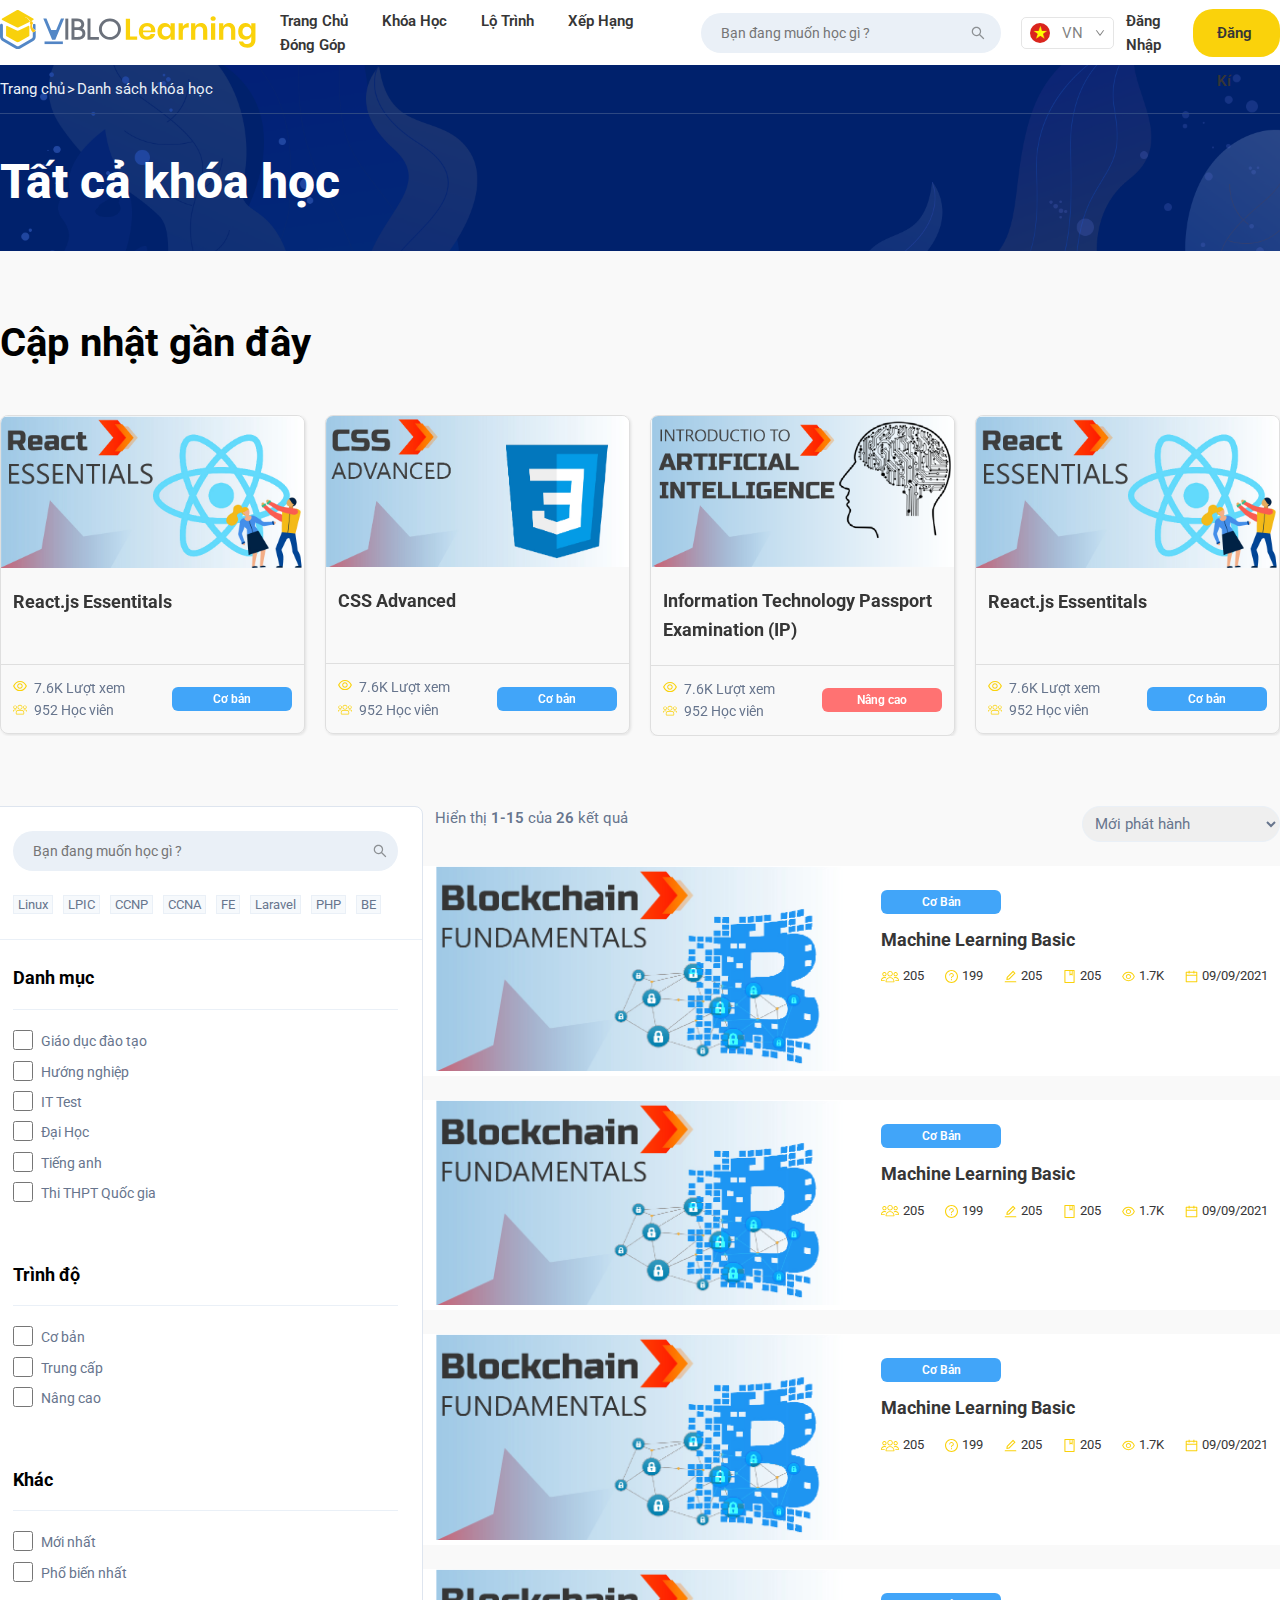
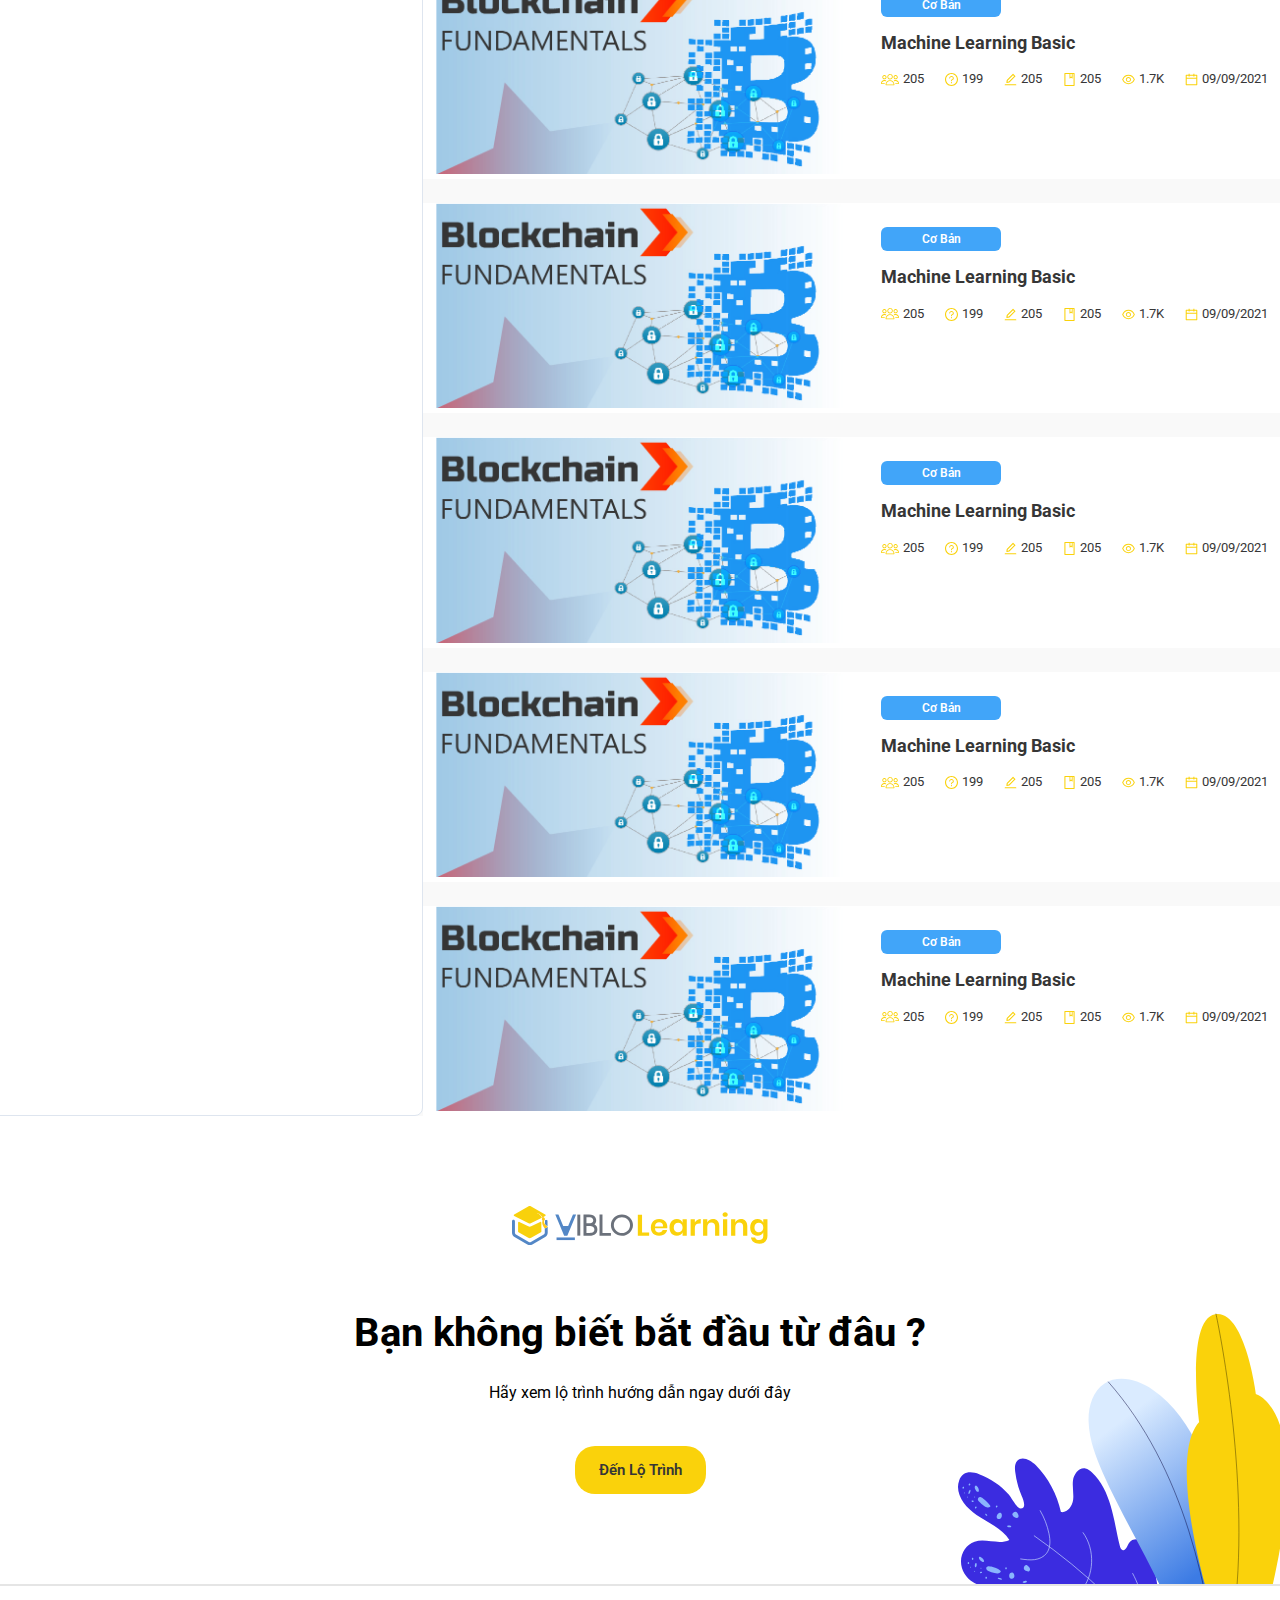
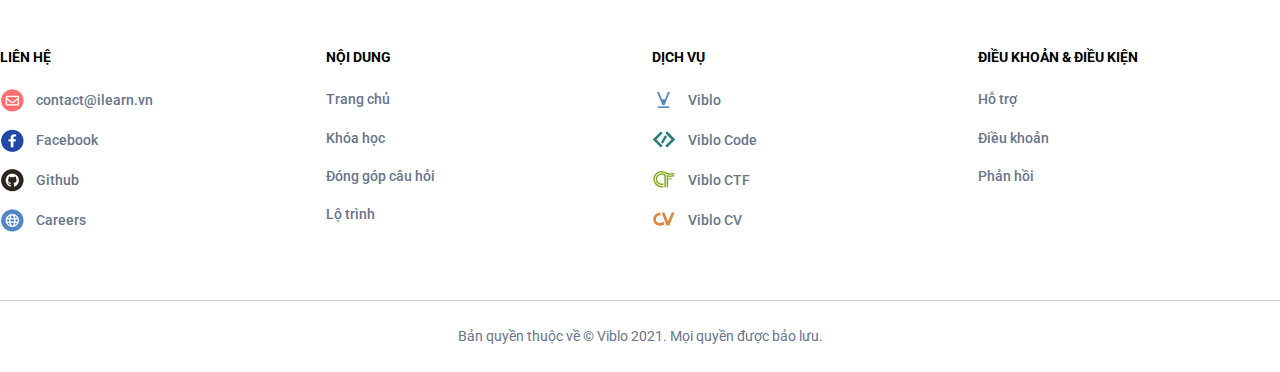
<file: courses.html>
<!DOCTYPE html>
<html lang="en">

<head>
    <meta charset="UTF-8">
    <meta http-equiv="X-UA-Compatible" content="IE=edge">
    <meta name="viewport" content="width=device-width, initial-scale=1.0">
    <link rel="preconnect" href="https://fonts.googleapis.com">
    <link rel="preconnect" href="https://fonts.gstatic.com" crossorigin>
    <link href="https://fonts.googleapis.com/css2?family=Roboto:wght@100;300;400;500;700;900&display=swap"
        rel="stylesheet">
    <link rel="stylesheet" href="./assets/css/owl.carousel.min.css">
    <link rel="stylesheet" href="./assets/css/owl.theme.default.min.css">
    <link rel="stylesheet" href="./assets/css/main.css">
    <title>Trang khóa học</title>
</head>

<body>
    <header id="header">
        <div class="header grid wide">
            <nav class="header__nav">
                <a href="" class="header__nav-logo">
                    <img src="./assets/img/logo.svg" alt="" class="header__logo">
                </a>
                <ul class="header__nav-list">
                    <li class="header__nav-item"><a href="" class="header__nav-link">Trang Chủ</a>
                    </li>
                    <li class="header__nav-item header__nav-active"><a href="" class="header__nav-link">Khóa Học</a></li>
                    <li class="header__nav-item"><a href="" class="header__nav-link">Lộ Trình</a></li>
                    <li class="header__nav-item"><a href="" class="header__nav-link">Xếp Hạng</a></li>
                    <li class="header__nav-item"><a href="" class="header__nav-link">Đóng Góp</a></li>
                </ul>
            </nav>
            <div class="header__right">
                <div class="header__right-search">
                    <input class="header__right-input" type="text" placeholder="Bạn đang muốn học gì ?">
                    <span class="header__right-icon">
                        <svg viewBox="64 64 896 896" focusable="false" class="" data-icon="search" width="1.4rem"
                            height="1.4rem" fill="currentColor" aria-hidden="true">
                            <path
                                d="M909.6 854.5L649.9 594.8C690.2 542.7 712 479 712 412c0-80.2-31.3-155.4-87.9-212.1-56.6-56.7-132-87.9-212.1-87.9s-155.5 31.3-212.1 87.9C143.2 256.5 112 331.8 112 412c0 80.1 31.3 155.5 87.9 212.1C256.5 680.8 331.8 712 412 712c67 0 130.6-21.8 182.7-62l259.7 259.6a8.2 8.2 0 0 0 11.6 0l43.6-43.5a8.2 8.2 0 0 0 0-11.6zM570.4 570.4C528 612.7 471.8 636 412 636s-116-23.3-158.4-65.6C211.3 528 188 471.8 188 412s23.3-116.1 65.6-158.4C296 211.3 352.2 188 412 188s116.1 23.2 158.4 65.6S636 352.2 636 412s-23.3 116.1-65.6 158.4z">
                            </path>
                        </svg>
                    </span>
                    <div class="header__right-search-suggest">
                        <h5 class="search__suggest-heading">Tìm kiếm nhanh với thẻ:</h5>
                        <ul class="search__suggest-list">
                            <li class="search__suggest-item">
                                <a href="" class="search__suggest-link">Linux</a>
                            </li>
                            <li class="search__suggest-item">
                                <a href="" class="search__suggest-link">LPIC</a>
                            </li>
                            <li class="search__suggest-item">
                                <a href="" class="search__suggest-link">CCNP</a>
                            </li>
                            <li class="search__suggest-item">
                                <a href="" class="search__suggest-link">CCNA</a>
                            </li>
                            <li class="search__suggest-item">
                                <a href="" class="search__suggest-link">FE</a>
                            </li>
                            <li class="search__suggest-item">
                                <a href="" class="search__suggest-link">Laravel</a>
                            </li>
                            <li class="search__suggest-item">
                                <a href="" class="search__suggest-link">PHP</a>
                            </li>
                            <li class="search__suggest-item">
                                <a href="" class="search__suggest-link">BE</a>
                            </li>
                        </ul>
                    </div>
                </div>
                <div class="header__right-lang">
                    <img src="./assets/img/vi-flag.png" alt="" class="header__right-iconLang">
                    <span class="header__right-langText">VN</span>
                    <span class="header__right-langIcon"><svg viewBox="64 64 896 896" focusable="false" class=""
                            data-icon="down" width="1em" height="1em" fill="currentColor" aria-hidden="true">
                            <path
                                d="M884 256h-75c-5.1 0-9.9 2.5-12.9 6.6L512 654.2 227.9 262.6c-3-4.1-7.8-6.6-12.9-6.6h-75c-6.5 0-10.3 7.4-6.5 12.7l352.6 486.1c12.8 17.6 39 17.6 51.7 0l352.6-486.1c3.9-5.3.1-12.7-6.4-12.7z">
                            </path>
                        </svg></span>
                </div>
                <a href="" class="header__right-login">Đăng Nhập</a>
                <a href="" class="header__right-register button-primary">Đăng Kí</a>
            </div>
        </div>
    </header>
    <section class="slide__courses">
        <div class="breadcrumb">
            <div class="grid wide">
                <div class="slide__courses-breadcrumb">
                    <span class="breadcrumb-item">
                        <a class="breadcrumb-link" href="">
                            Trang chủ
                        </a>
                    </span>
                    <span class="breadcrumb-item">></span>
                    <span class="breadcrumb-item">
                        <a class="breadcrumb-link" href="">
                            Danh sách khóa học
                        </a>
                    </span>
                </div>
            </div>
        </div>
        <div class="grid wide">
            <p class="slide__courses-heading">Tất cả khóa học</p>
        </div>
        
    </section>
    <section class="newest section">
        <div class="grid wide">
            <h2 class="newest__heading">Cập nhật gần đây</h2>
            <div class="newest__carousel owl-carousel owl-theme">
                <div class="item newest__card">
                    <a href="">
                        <img src="./assets/img/react.jpg" alt="" class="newest__card-img">
                    </a>
                    <div class="newest__card-content">
                        <a href="">
                            <h3 class="newest__card-heading">React.js Essentitals</h3>
                        </a>
                        <div class="newest__card-footer">
                            <div class="newest__card-count">
                                <p class="newest__card-count-text">
                                    <span class="newest__card-count-icon">
                                        <svg viewBox="64 64 896 896" focusable="false" class="" data-icon="eye"
                                            fill="currentColor" aria-hidden="true">
                                            <path
                                                d="M942.2 486.2C847.4 286.5 704.1 186 512 186c-192.2 0-335.4 100.5-430.2 300.3a60.3 60.3 0 0 0 0 51.5C176.6 737.5 319.9 838 512 838c192.2 0 335.4-100.5 430.2-300.3 7.7-16.2 7.7-35 0-51.5zM512 766c-161.3 0-279.4-81.8-362.7-254C232.6 339.8 350.7 258 512 258c161.3 0 279.4 81.8 362.7 254C791.5 684.2 673.4 766 512 766zm-4-430c-97.2 0-176 78.8-176 176s78.8 176 176 176 176-78.8 176-176-78.8-176-176-176zm0 288c-61.9 0-112-50.1-112-112s50.1-112 112-112 112 50.1 112 112-50.1 112-112 112z">
                                            </path>
                                        </svg>
                                    </span>
                                    7.6K Lượt xem
                                </p>
                                <p class="newest__card-count-text">
                                    <span class="newest__card-count-icon">
                                        <svg aria-hidden="true" focusable="false" data-prefix="fal" data-icon="users"
                                            role="img" xmlns="http://www.w3.org/2000/svg" viewBox="0 0 640 512"
                                            class="svg-inline--fa fa-users fa-w-20 fa-2x">
                                            <path fill="currentColor"
                                                d="M544 224c44.2 0 80-35.8 80-80s-35.8-80-80-80-80 35.8-80 80 35.8 80 80 80zm0-128c26.5 0 48 21.5 48 48s-21.5 48-48 48-48-21.5-48-48 21.5-48 48-48zM320 256c61.9 0 112-50.1 112-112S381.9 32 320 32 208 82.1 208 144s50.1 112 112 112zm0-192c44.1 0 80 35.9 80 80s-35.9 80-80 80-80-35.9-80-80 35.9-80 80-80zm244 192h-40c-15.2 0-29.3 4.8-41.1 12.9 9.4 6.4 17.9 13.9 25.4 22.4 4.9-2.1 10.2-3.3 15.7-3.3h40c24.2 0 44 21.5 44 48 0 8.8 7.2 16 16 16s16-7.2 16-16c0-44.1-34.1-80-76-80zM96 224c44.2 0 80-35.8 80-80s-35.8-80-80-80-80 35.8-80 80 35.8 80 80 80zm0-128c26.5 0 48 21.5 48 48s-21.5 48-48 48-48-21.5-48-48 21.5-48 48-48zm304.1 180c-33.4 0-41.7 12-80.1 12-38.4 0-46.7-12-80.1-12-36.3 0-71.6 16.2-92.3 46.9-12.4 18.4-19.6 40.5-19.6 64.3V432c0 26.5 21.5 48 48 48h288c26.5 0 48-21.5 48-48v-44.8c0-23.8-7.2-45.9-19.6-64.3-20.7-30.7-56-46.9-92.3-46.9zM480 432c0 8.8-7.2 16-16 16H176c-8.8 0-16-7.2-16-16v-44.8c0-16.6 4.9-32.7 14.1-46.4 13.8-20.5 38.4-32.8 65.7-32.8 27.4 0 37.2 12 80.2 12s52.8-12 80.1-12c27.3 0 51.9 12.3 65.7 32.8 9.2 13.7 14.1 29.8 14.1 46.4V432zM157.1 268.9c-11.9-8.1-26-12.9-41.1-12.9H76c-41.9 0-76 35.9-76 80 0 8.8 7.2 16 16 16s16-7.2 16-16c0-26.5 19.8-48 44-48h40c5.5 0 10.8 1.2 15.7 3.3 7.5-8.5 16.1-16 25.4-22.4z"
                                                class=""></path>
                                        </svg>
                                    </span>
                                    952 Học viên
                                </p>
                            </div>
                            <button class="newest__card-btn button-basic">Cơ bản</button>
                        </div>
                    </div>
                </div>
                <div class="item newest__card">
                    <a href="">
                        <img src="./assets/img/css-advanced.jpg" alt="" class="newest__card-img">
                    </a>
                    <div class="newest__card-content">
                        <a href="">
                            <h3 class="newest__card-heading">CSS Advanced</h3>
                        </a>
                        <div class="newest__card-footer">
                            <div class="newest__card-count">
                                <p class="newest__card-count-text">
                                    <span class="newest__card-count-icon">
                                        <svg viewBox="64 64 896 896" focusable="false" class="" data-icon="eye"
                                            fill="currentColor" aria-hidden="true">
                                            <path
                                                d="M942.2 486.2C847.4 286.5 704.1 186 512 186c-192.2 0-335.4 100.5-430.2 300.3a60.3 60.3 0 0 0 0 51.5C176.6 737.5 319.9 838 512 838c192.2 0 335.4-100.5 430.2-300.3 7.7-16.2 7.7-35 0-51.5zM512 766c-161.3 0-279.4-81.8-362.7-254C232.6 339.8 350.7 258 512 258c161.3 0 279.4 81.8 362.7 254C791.5 684.2 673.4 766 512 766zm-4-430c-97.2 0-176 78.8-176 176s78.8 176 176 176 176-78.8 176-176-78.8-176-176-176zm0 288c-61.9 0-112-50.1-112-112s50.1-112 112-112 112 50.1 112 112-50.1 112-112 112z">
                                            </path>
                                        </svg>
                                    </span>
                                    7.6K Lượt xem
                                </p>
                                <p class="newest__card-count-text">
                                    <span class="newest__card-count-icon">
                                        <svg aria-hidden="true" focusable="false" data-prefix="fal" data-icon="users"
                                            role="img" xmlns="http://www.w3.org/2000/svg" viewBox="0 0 640 512"
                                            class="svg-inline--fa fa-users fa-w-20 fa-2x">
                                            <path fill="currentColor"
                                                d="M544 224c44.2 0 80-35.8 80-80s-35.8-80-80-80-80 35.8-80 80 35.8 80 80 80zm0-128c26.5 0 48 21.5 48 48s-21.5 48-48 48-48-21.5-48-48 21.5-48 48-48zM320 256c61.9 0 112-50.1 112-112S381.9 32 320 32 208 82.1 208 144s50.1 112 112 112zm0-192c44.1 0 80 35.9 80 80s-35.9 80-80 80-80-35.9-80-80 35.9-80 80-80zm244 192h-40c-15.2 0-29.3 4.8-41.1 12.9 9.4 6.4 17.9 13.9 25.4 22.4 4.9-2.1 10.2-3.3 15.7-3.3h40c24.2 0 44 21.5 44 48 0 8.8 7.2 16 16 16s16-7.2 16-16c0-44.1-34.1-80-76-80zM96 224c44.2 0 80-35.8 80-80s-35.8-80-80-80-80 35.8-80 80 35.8 80 80 80zm0-128c26.5 0 48 21.5 48 48s-21.5 48-48 48-48-21.5-48-48 21.5-48 48-48zm304.1 180c-33.4 0-41.7 12-80.1 12-38.4 0-46.7-12-80.1-12-36.3 0-71.6 16.2-92.3 46.9-12.4 18.4-19.6 40.5-19.6 64.3V432c0 26.5 21.5 48 48 48h288c26.5 0 48-21.5 48-48v-44.8c0-23.8-7.2-45.9-19.6-64.3-20.7-30.7-56-46.9-92.3-46.9zM480 432c0 8.8-7.2 16-16 16H176c-8.8 0-16-7.2-16-16v-44.8c0-16.6 4.9-32.7 14.1-46.4 13.8-20.5 38.4-32.8 65.7-32.8 27.4 0 37.2 12 80.2 12s52.8-12 80.1-12c27.3 0 51.9 12.3 65.7 32.8 9.2 13.7 14.1 29.8 14.1 46.4V432zM157.1 268.9c-11.9-8.1-26-12.9-41.1-12.9H76c-41.9 0-76 35.9-76 80 0 8.8 7.2 16 16 16s16-7.2 16-16c0-26.5 19.8-48 44-48h40c5.5 0 10.8 1.2 15.7 3.3 7.5-8.5 16.1-16 25.4-22.4z"
                                                class=""></path>
                                        </svg>
                                    </span>
                                    952 Học viên
                                </p>
                            </div>
                            <button class="newest__card-btn button-basic">Cơ bản</button>
                        </div>
                    </div>
                </div>
                <div class="item newest__card">
                    <a href="">
                        <img src="./assets/img/artificial.png" alt="" class="newest__card-img">
                    </a>
                    <div class="newest__card-content">
                        <a href="">
                            <h3 class="newest__card-heading">Information Technology Passport Examination (IP)</h3>
                        </a>
                        <div class="newest__card-footer">
                            <div class="newest__card-count">
                                <p class="newest__card-count-text">
                                    <span class="newest__card-count-icon">
                                        <svg viewBox="64 64 896 896" focusable="false" class="" data-icon="eye"
                                            fill="currentColor" aria-hidden="true">
                                            <path
                                                d="M942.2 486.2C847.4 286.5 704.1 186 512 186c-192.2 0-335.4 100.5-430.2 300.3a60.3 60.3 0 0 0 0 51.5C176.6 737.5 319.9 838 512 838c192.2 0 335.4-100.5 430.2-300.3 7.7-16.2 7.7-35 0-51.5zM512 766c-161.3 0-279.4-81.8-362.7-254C232.6 339.8 350.7 258 512 258c161.3 0 279.4 81.8 362.7 254C791.5 684.2 673.4 766 512 766zm-4-430c-97.2 0-176 78.8-176 176s78.8 176 176 176 176-78.8 176-176-78.8-176-176-176zm0 288c-61.9 0-112-50.1-112-112s50.1-112 112-112 112 50.1 112 112-50.1 112-112 112z">
                                            </path>
                                        </svg>
                                    </span>
                                    7.6K Lượt xem
                                </p>
                                <p class="newest__card-count-text">
                                    <span class="newest__card-count-icon">
                                        <svg aria-hidden="true" focusable="false" data-prefix="fal" data-icon="users"
                                            role="img" xmlns="http://www.w3.org/2000/svg" viewBox="0 0 640 512"
                                            class="svg-inline--fa fa-users fa-w-20 fa-2x">
                                            <path fill="currentColor"
                                                d="M544 224c44.2 0 80-35.8 80-80s-35.8-80-80-80-80 35.8-80 80 35.8 80 80 80zm0-128c26.5 0 48 21.5 48 48s-21.5 48-48 48-48-21.5-48-48 21.5-48 48-48zM320 256c61.9 0 112-50.1 112-112S381.9 32 320 32 208 82.1 208 144s50.1 112 112 112zm0-192c44.1 0 80 35.9 80 80s-35.9 80-80 80-80-35.9-80-80 35.9-80 80-80zm244 192h-40c-15.2 0-29.3 4.8-41.1 12.9 9.4 6.4 17.9 13.9 25.4 22.4 4.9-2.1 10.2-3.3 15.7-3.3h40c24.2 0 44 21.5 44 48 0 8.8 7.2 16 16 16s16-7.2 16-16c0-44.1-34.1-80-76-80zM96 224c44.2 0 80-35.8 80-80s-35.8-80-80-80-80 35.8-80 80 35.8 80 80 80zm0-128c26.5 0 48 21.5 48 48s-21.5 48-48 48-48-21.5-48-48 21.5-48 48-48zm304.1 180c-33.4 0-41.7 12-80.1 12-38.4 0-46.7-12-80.1-12-36.3 0-71.6 16.2-92.3 46.9-12.4 18.4-19.6 40.5-19.6 64.3V432c0 26.5 21.5 48 48 48h288c26.5 0 48-21.5 48-48v-44.8c0-23.8-7.2-45.9-19.6-64.3-20.7-30.7-56-46.9-92.3-46.9zM480 432c0 8.8-7.2 16-16 16H176c-8.8 0-16-7.2-16-16v-44.8c0-16.6 4.9-32.7 14.1-46.4 13.8-20.5 38.4-32.8 65.7-32.8 27.4 0 37.2 12 80.2 12s52.8-12 80.1-12c27.3 0 51.9 12.3 65.7 32.8 9.2 13.7 14.1 29.8 14.1 46.4V432zM157.1 268.9c-11.9-8.1-26-12.9-41.1-12.9H76c-41.9 0-76 35.9-76 80 0 8.8 7.2 16 16 16s16-7.2 16-16c0-26.5 19.8-48 44-48h40c5.5 0 10.8 1.2 15.7 3.3 7.5-8.5 16.1-16 25.4-22.4z"
                                                class=""></path>
                                        </svg>
                                    </span>
                                    952 Học viên
                                </p>
                            </div>
                            <button class="newest__card-btn button-advanced">Nâng cao</button>
                        </div>
                    </div>
                </div>
                <div class="item newest__card">
                    <a href="">
                        <img src="./assets/img/react.jpg" alt="" class="newest__card-img">
                    </a>
                    <div class="newest__card-content">
                        <a href="">
                            <h3 class="newest__card-heading">React.js Essentitals</h3>
                        </a>
                        <div class="newest__card-footer">
                            <div class="newest__card-count">
                                <p class="newest__card-count-text">
                                    <span class="newest__card-count-icon">
                                        <svg viewBox="64 64 896 896" focusable="false" class="" data-icon="eye"
                                            fill="currentColor" aria-hidden="true">
                                            <path
                                                d="M942.2 486.2C847.4 286.5 704.1 186 512 186c-192.2 0-335.4 100.5-430.2 300.3a60.3 60.3 0 0 0 0 51.5C176.6 737.5 319.9 838 512 838c192.2 0 335.4-100.5 430.2-300.3 7.7-16.2 7.7-35 0-51.5zM512 766c-161.3 0-279.4-81.8-362.7-254C232.6 339.8 350.7 258 512 258c161.3 0 279.4 81.8 362.7 254C791.5 684.2 673.4 766 512 766zm-4-430c-97.2 0-176 78.8-176 176s78.8 176 176 176 176-78.8 176-176-78.8-176-176-176zm0 288c-61.9 0-112-50.1-112-112s50.1-112 112-112 112 50.1 112 112-50.1 112-112 112z">
                                            </path>
                                        </svg>
                                    </span>
                                    7.6K Lượt xem
                                </p>
                                <p class="newest__card-count-text">
                                    <span class="newest__card-count-icon">
                                        <svg aria-hidden="true" focusable="false" data-prefix="fal" data-icon="users"
                                            role="img" xmlns="http://www.w3.org/2000/svg" viewBox="0 0 640 512"
                                            class="svg-inline--fa fa-users fa-w-20 fa-2x">
                                            <path fill="currentColor"
                                                d="M544 224c44.2 0 80-35.8 80-80s-35.8-80-80-80-80 35.8-80 80 35.8 80 80 80zm0-128c26.5 0 48 21.5 48 48s-21.5 48-48 48-48-21.5-48-48 21.5-48 48-48zM320 256c61.9 0 112-50.1 112-112S381.9 32 320 32 208 82.1 208 144s50.1 112 112 112zm0-192c44.1 0 80 35.9 80 80s-35.9 80-80 80-80-35.9-80-80 35.9-80 80-80zm244 192h-40c-15.2 0-29.3 4.8-41.1 12.9 9.4 6.4 17.9 13.9 25.4 22.4 4.9-2.1 10.2-3.3 15.7-3.3h40c24.2 0 44 21.5 44 48 0 8.8 7.2 16 16 16s16-7.2 16-16c0-44.1-34.1-80-76-80zM96 224c44.2 0 80-35.8 80-80s-35.8-80-80-80-80 35.8-80 80 35.8 80 80 80zm0-128c26.5 0 48 21.5 48 48s-21.5 48-48 48-48-21.5-48-48 21.5-48 48-48zm304.1 180c-33.4 0-41.7 12-80.1 12-38.4 0-46.7-12-80.1-12-36.3 0-71.6 16.2-92.3 46.9-12.4 18.4-19.6 40.5-19.6 64.3V432c0 26.5 21.5 48 48 48h288c26.5 0 48-21.5 48-48v-44.8c0-23.8-7.2-45.9-19.6-64.3-20.7-30.7-56-46.9-92.3-46.9zM480 432c0 8.8-7.2 16-16 16H176c-8.8 0-16-7.2-16-16v-44.8c0-16.6 4.9-32.7 14.1-46.4 13.8-20.5 38.4-32.8 65.7-32.8 27.4 0 37.2 12 80.2 12s52.8-12 80.1-12c27.3 0 51.9 12.3 65.7 32.8 9.2 13.7 14.1 29.8 14.1 46.4V432zM157.1 268.9c-11.9-8.1-26-12.9-41.1-12.9H76c-41.9 0-76 35.9-76 80 0 8.8 7.2 16 16 16s16-7.2 16-16c0-26.5 19.8-48 44-48h40c5.5 0 10.8 1.2 15.7 3.3 7.5-8.5 16.1-16 25.4-22.4z"
                                                class=""></path>
                                        </svg>
                                    </span>
                                    952 Học viên
                                </p>
                            </div>
                            <button class="newest__card-btn button-basic">Cơ bản</button>
                        </div>
                    </div>
                </div>
            </div>
        </div>
    </section>
    <section class="courses__list">
        <div class="grid wide">
            <div class="row">
                <div class="col c-4 courses__list-left">
                    <div class="courses__left-search">
                        <input class="courses__left-input" type="text" placeholder="Bạn đang muốn học gì ?">
                        <span class="courses__left-icon">
                            <svg viewBox="64 64 896 896" focusable="false" class="" data-icon="search" width="1.4rem"
                                height="1.4rem" fill="currentColor" aria-hidden="true">
                                <path
                                    d="M909.6 854.5L649.9 594.8C690.2 542.7 712 479 712 412c0-80.2-31.3-155.4-87.9-212.1-56.6-56.7-132-87.9-212.1-87.9s-155.5 31.3-212.1 87.9C143.2 256.5 112 331.8 112 412c0 80.1 31.3 155.5 87.9 212.1C256.5 680.8 331.8 712 412 712c67 0 130.6-21.8 182.7-62l259.7 259.6a8.2 8.2 0 0 0 11.6 0l43.6-43.5a8.2 8.2 0 0 0 0-11.6zM570.4 570.4C528 612.7 471.8 636 412 636s-116-23.3-158.4-65.6C211.3 528 188 471.8 188 412s23.3-116.1 65.6-158.4C296 211.3 352.2 188 412 188s116.1 23.2 158.4 65.6S636 352.2 636 412s-23.3 116.1-65.6 158.4z">
                                </path>
                            </svg>
                        </span>    
                    </div>  
                    <div class="courses__left-search-suggest">
                        <ul class="search__suggest-list">
                            <li class="search__suggest-item">
                                <a href="" class="search__suggest-link">Linux</a>
                            </li>
                            <li class="search__suggest-item">
                                <a href="" class="search__suggest-link">LPIC</a>
                            </li>
                            <li class="search__suggest-item">
                                <a href="" class="search__suggest-link">CCNP</a>
                            </li>
                            <li class="search__suggest-item">
                                <a href="" class="search__suggest-link">CCNA</a>
                            </li>
                            <li class="search__suggest-item">
                                <a href="" class="search__suggest-link">FE</a>
                            </li>
                            <li class="search__suggest-item">
                                <a href="" class="search__suggest-link">Laravel</a>
                            </li>
                            <li class="search__suggest-item">
                                <a href="" class="search__suggest-link">PHP</a>
                            </li>
                            <li class="search__suggest-item">
                                <a href="" class="search__suggest-link">BE</a>
                            </li>
                        </ul>
                    </div>
                    <div class="courses__list-left-category">
                        <h5 class="courses__list-heading">Danh mục</h5>
                        <nav class="right__nav">
                            <ul class="right__nav-list">
                                <li class="right__nav-item">
                                    <input class="right__nav-input" type="checkbox" name="" id="">
                                    <label class="right__nav-label" for="">Giáo dục đào tạo</label>
                                </li>
                                <li class="right__nav-item">
                                    <input class="right__nav-input" type="checkbox" name="" id="">
                                    <label class="right__nav-label" for="">Hướng nghiệp</label>
                                </li>
                                <li class="right__nav-item">
                                    <input class="right__nav-input" type="checkbox" name="" id="">
                                    <label class="right__nav-label" for="">IT Test</label>
                                </li>
                                <li class="right__nav-item">
                                    <input class="right__nav-input" type="checkbox" name="" id="">
                                    <label class="right__nav-label" for="">Đại Học</label>
                                </li>
                                <li class="right__nav-item">
                                    <input class="right__nav-input" type="checkbox" name="" id="">
                                    <label class="right__nav-label" for="">Tiếng anh</label>
                                </li>
                                <li class="right__nav-item">
                                    <input class="right__nav-input" type="checkbox" name="" id="">
                                    <label class="right__nav-label" for="">Thi THPT Quốc gia</label>
                                </li>
                            </ul>
                        </nav>
                    </div>
                    <div class="courses__list-left-category">
                        <h5 class="courses__list-heading">Trình độ</h5>
                        <nav class="right__nav">
                            <ul class="right__nav-list">
                                <li class="right__nav-item">
                                    <input class="right__nav-input" type="checkbox" name="" id="">
                                    <label class="right__nav-label" for="">Cơ bản</label>
                                </li>
                                <li class="right__nav-item">
                                    <input class="right__nav-input" type="checkbox" name="" id="">
                                    <label class="right__nav-label" for="">Trung cấp</label>
                                </li>
                                <li class="right__nav-item">
                                    <input class="right__nav-input" type="checkbox" name="" id="">
                                    <label class="right__nav-label" for="">Nâng cao</label>
                                </li>
                            </ul>
                        </nav>
                    </div>
                    <div class="courses__list-left-category">
                        <h5 class="courses__list-heading">Khác</h5>
                        <nav class="right__nav">
                            <ul class="right__nav-list">
                                <li class="right__nav-item">
                                    <input class="right__nav-input" type="checkbox" name="" id="">
                                    <label class="right__nav-label" for="">Mới nhất</label>
                                </li>
                                <li class="right__nav-item">
                                    <input class="right__nav-input" type="checkbox" name="" id="">
                                    <label class="right__nav-label" for="">Phổ biến nhất</label>
                                </li>
                            </ul>
                        </nav>
                    </div>
                </div>
                <div class="col c-8 courses__list-right">
                    <div class="courses__list-right-header">
                        <p class="courses__list-heading">Hiển thị <span>1-15</span> của <span>26</span> kết quả</p>
                        <select name="" id="" class="courses__list-select">
                            <option class="courses__list-option" value="">Mới phát hành</option>
                            <option class="courses__list-option" value="">Lượt làm bài nhiều nhất</option>
                            <option class="courses__list-option" value="">Lượt xem bài nhiều nhất</option>
                            <option class="courses__list-option" value="">Nhiều học viên nhất</option>
                        </select>
                    </div>
                    <div class="courses__list-item row">
                        <div class="courses__list-item-img col c-6">
                            <a href="">
                                <img src="./assets/img/blockchan.jpg" alt="">
                            </a>
                        </div>
                        <div class="courses__list-item-content col c-6">
                            <button class="button-basic">Cơ Bản</button>
                            <a href="" class="courses__list-item-link">
                                <h3 class="courses__list-item-heading">Machine Learning Basic</h3>
                            </a>
                            <div class="courses__list-item-statistic">
                                <ul class="statistic__list">
                                    <li class="statistic__item">
                                        <img src="./assets/img/users.svg" alt="" class="s"><span>205</span>
                                    </li>
                                    <li class="statistic__item">
                                        <svg viewBox="64 64 896 896" focusable="false" class="" data-icon="question-circle" width="1em" height="1em" fill="currentColor" aria-hidden="true"><path d="M512 64C264.6 64 64 264.6 64 512s200.6 448 448 448 448-200.6 448-448S759.4 64 512 64zm0 820c-205.4 0-372-166.6-372-372s166.6-372 372-372 372 166.6 372 372-166.6 372-372 372z"></path><path d="M623.6 316.7C593.6 290.4 554 276 512 276s-81.6 14.5-111.6 40.7C369.2 344 352 380.7 352 420v7.6c0 4.4 3.6 8 8 8h48c4.4 0 8-3.6 8-8V420c0-44.1 43.1-80 96-80s96 35.9 96 80c0 31.1-22 59.6-56.1 72.7-21.2 8.1-39.2 22.3-52.1 40.9-13.1 19-19.9 41.8-19.9 64.9V620c0 4.4 3.6 8 8 8h48c4.4 0 8-3.6 8-8v-22.7a48.3 48.3 0 0 1 30.9-44.8c59-22.7 97.1-74.7 97.1-132.5.1-39.3-17.1-76-48.3-103.3zM472 732a40 40 0 1 0 80 0 40 40 0 1 0-80 0z"></path></svg> <span>199</span>
                                    </li>
                                    <li class="statistic__item">
                                        <svg viewBox="64 64 896 896" focusable="false" class="" data-icon="edit" width="1em" height="1em" fill="currentColor" aria-hidden="true"><path d="M257.7 752c2 0 4-.2 6-.5L431.9 722c2-.4 3.9-1.3 5.3-2.8l423.9-423.9a9.96 9.96 0 0 0 0-14.1L694.9 114.9c-1.9-1.9-4.4-2.9-7.1-2.9s-5.2 1-7.1 2.9L256.8 538.8c-1.5 1.5-2.4 3.3-2.8 5.3l-29.5 168.2a33.5 33.5 0 0 0 9.4 29.8c6.6 6.4 14.9 9.9 23.8 9.9zm67.4-174.4L687.8 215l73.3 73.3-362.7 362.6-88.9 15.7 15.6-89zM880 836H144c-17.7 0-32 14.3-32 32v36c0 4.4 3.6 8 8 8h784c4.4 0 8-3.6 8-8v-36c0-17.7-14.3-32-32-32z"></path></svg> <span>205</span>
                                    </li>
                                    <li class="statistic__item">
                                        <svg viewBox="64 64 896 896" focusable="false" class="" data-icon="book" width="1em" height="1em" fill="currentColor" aria-hidden="true"><path d="M832 64H192c-17.7 0-32 14.3-32 32v832c0 17.7 14.3 32 32 32h640c17.7 0 32-14.3 32-32V96c0-17.7-14.3-32-32-32zm-260 72h96v209.9L621.5 312 572 347.4V136zm220 752H232V136h280v296.9c0 3.3 1 6.6 3 9.3a15.9 15.9 0 0 0 22.3 3.7l83.8-59.9 81.4 59.4c2.7 2 6 3.1 9.4 3.1 8.8 0 16-7.2 16-16V136h64v752z"></path></svg> <span>205</span>
                                    </li>
                                    <li class="statistic__item">
                                        <svg viewBox="64 64 896 896" focusable="false" class="" data-icon="eye" width="1em" height="1em" fill="currentColor" aria-hidden="true"><path d="M942.2 486.2C847.4 286.5 704.1 186 512 186c-192.2 0-335.4 100.5-430.2 300.3a60.3 60.3 0 0 0 0 51.5C176.6 737.5 319.9 838 512 838c192.2 0 335.4-100.5 430.2-300.3 7.7-16.2 7.7-35 0-51.5zM512 766c-161.3 0-279.4-81.8-362.7-254C232.6 339.8 350.7 258 512 258c161.3 0 279.4 81.8 362.7 254C791.5 684.2 673.4 766 512 766zm-4-430c-97.2 0-176 78.8-176 176s78.8 176 176 176 176-78.8 176-176-78.8-176-176-176zm0 288c-61.9 0-112-50.1-112-112s50.1-112 112-112 112 50.1 112 112-50.1 112-112 112z"></path></svg> <span>1.7K</span>
                                    </li>
                                    <li class="statistic__item">
                                        <svg viewBox="64 64 896 896" focusable="false" class="" data-icon="calendar" width="1em" height="1em" fill="currentColor" aria-hidden="true"><path d="M880 184H712v-64c0-4.4-3.6-8-8-8h-56c-4.4 0-8 3.6-8 8v64H384v-64c0-4.4-3.6-8-8-8h-56c-4.4 0-8 3.6-8 8v64H144c-17.7 0-32 14.3-32 32v664c0 17.7 14.3 32 32 32h736c17.7 0 32-14.3 32-32V216c0-17.7-14.3-32-32-32zm-40 656H184V460h656v380zM184 392V256h128v48c0 4.4 3.6 8 8 8h56c4.4 0 8-3.6 8-8v-48h256v48c0 4.4 3.6 8 8 8h56c4.4 0 8-3.6 8-8v-48h128v136H184z"></path></svg> <span>09/09/2021</span>
                                    </li>
                                </ul>
                            </div>
                        </div>
                    </div>
                    <div class="courses__list-item row">
                        <div class="courses__list-item-img col c-6">
                            <a href="">
                                <img src="./assets/img/blockchan.jpg" alt="">
                            </a>
                        </div>
                        <div class="courses__list-item-content col c-6">
                            <button class="button-basic">Cơ Bản</button>
                            <a href="" class="courses__list-item-link">
                                <h3 class="courses__list-item-heading">Machine Learning Basic</h3>
                            </a>
                            <div class="courses__list-item-statistic">
                                <ul class="statistic__list">
                                    <li class="statistic__item">
                                        <img src="./assets/img/users.svg" alt="" class="s"><span>205</span>
                                    </li>
                                    <li class="statistic__item">
                                        <svg viewBox="64 64 896 896" focusable="false" class="" data-icon="question-circle" width="1em" height="1em" fill="currentColor" aria-hidden="true"><path d="M512 64C264.6 64 64 264.6 64 512s200.6 448 448 448 448-200.6 448-448S759.4 64 512 64zm0 820c-205.4 0-372-166.6-372-372s166.6-372 372-372 372 166.6 372 372-166.6 372-372 372z"></path><path d="M623.6 316.7C593.6 290.4 554 276 512 276s-81.6 14.5-111.6 40.7C369.2 344 352 380.7 352 420v7.6c0 4.4 3.6 8 8 8h48c4.4 0 8-3.6 8-8V420c0-44.1 43.1-80 96-80s96 35.9 96 80c0 31.1-22 59.6-56.1 72.7-21.2 8.1-39.2 22.3-52.1 40.9-13.1 19-19.9 41.8-19.9 64.9V620c0 4.4 3.6 8 8 8h48c4.4 0 8-3.6 8-8v-22.7a48.3 48.3 0 0 1 30.9-44.8c59-22.7 97.1-74.7 97.1-132.5.1-39.3-17.1-76-48.3-103.3zM472 732a40 40 0 1 0 80 0 40 40 0 1 0-80 0z"></path></svg> <span>199</span>
                                    </li>
                                    <li class="statistic__item">
                                        <svg viewBox="64 64 896 896" focusable="false" class="" data-icon="edit" width="1em" height="1em" fill="currentColor" aria-hidden="true"><path d="M257.7 752c2 0 4-.2 6-.5L431.9 722c2-.4 3.9-1.3 5.3-2.8l423.9-423.9a9.96 9.96 0 0 0 0-14.1L694.9 114.9c-1.9-1.9-4.4-2.9-7.1-2.9s-5.2 1-7.1 2.9L256.8 538.8c-1.5 1.5-2.4 3.3-2.8 5.3l-29.5 168.2a33.5 33.5 0 0 0 9.4 29.8c6.6 6.4 14.9 9.9 23.8 9.9zm67.4-174.4L687.8 215l73.3 73.3-362.7 362.6-88.9 15.7 15.6-89zM880 836H144c-17.7 0-32 14.3-32 32v36c0 4.4 3.6 8 8 8h784c4.4 0 8-3.6 8-8v-36c0-17.7-14.3-32-32-32z"></path></svg> <span>205</span>
                                    </li>
                                    <li class="statistic__item">
                                        <svg viewBox="64 64 896 896" focusable="false" class="" data-icon="book" width="1em" height="1em" fill="currentColor" aria-hidden="true"><path d="M832 64H192c-17.7 0-32 14.3-32 32v832c0 17.7 14.3 32 32 32h640c17.7 0 32-14.3 32-32V96c0-17.7-14.3-32-32-32zm-260 72h96v209.9L621.5 312 572 347.4V136zm220 752H232V136h280v296.9c0 3.3 1 6.6 3 9.3a15.9 15.9 0 0 0 22.3 3.7l83.8-59.9 81.4 59.4c2.7 2 6 3.1 9.4 3.1 8.8 0 16-7.2 16-16V136h64v752z"></path></svg> <span>205</span>
                                    </li>
                                    <li class="statistic__item">
                                        <svg viewBox="64 64 896 896" focusable="false" class="" data-icon="eye" width="1em" height="1em" fill="currentColor" aria-hidden="true"><path d="M942.2 486.2C847.4 286.5 704.1 186 512 186c-192.2 0-335.4 100.5-430.2 300.3a60.3 60.3 0 0 0 0 51.5C176.6 737.5 319.9 838 512 838c192.2 0 335.4-100.5 430.2-300.3 7.7-16.2 7.7-35 0-51.5zM512 766c-161.3 0-279.4-81.8-362.7-254C232.6 339.8 350.7 258 512 258c161.3 0 279.4 81.8 362.7 254C791.5 684.2 673.4 766 512 766zm-4-430c-97.2 0-176 78.8-176 176s78.8 176 176 176 176-78.8 176-176-78.8-176-176-176zm0 288c-61.9 0-112-50.1-112-112s50.1-112 112-112 112 50.1 112 112-50.1 112-112 112z"></path></svg> <span>1.7K</span>
                                    </li>
                                    <li class="statistic__item">
                                        <svg viewBox="64 64 896 896" focusable="false" class="" data-icon="calendar" width="1em" height="1em" fill="currentColor" aria-hidden="true"><path d="M880 184H712v-64c0-4.4-3.6-8-8-8h-56c-4.4 0-8 3.6-8 8v64H384v-64c0-4.4-3.6-8-8-8h-56c-4.4 0-8 3.6-8 8v64H144c-17.7 0-32 14.3-32 32v664c0 17.7 14.3 32 32 32h736c17.7 0 32-14.3 32-32V216c0-17.7-14.3-32-32-32zm-40 656H184V460h656v380zM184 392V256h128v48c0 4.4 3.6 8 8 8h56c4.4 0 8-3.6 8-8v-48h256v48c0 4.4 3.6 8 8 8h56c4.4 0 8-3.6 8-8v-48h128v136H184z"></path></svg> <span>09/09/2021</span>
                                    </li>
                                </ul>
                            </div>
                        </div>
                    </div>
                    <div class="courses__list-item row">
                        <div class="courses__list-item-img col c-6">
                            <a href="">
                                <img src="./assets/img/blockchan.jpg" alt="">
                            </a>
                        </div>
                        <div class="courses__list-item-content col c-6">
                            <button class="button-basic">Cơ Bản</button>
                            <a href="" class="courses__list-item-link">
                                <h3 class="courses__list-item-heading">Machine Learning Basic</h3>
                            </a>
                            <div class="courses__list-item-statistic">
                                <ul class="statistic__list">
                                    <li class="statistic__item">
                                        <img src="./assets/img/users.svg" alt="" class="s"><span>205</span>
                                    </li>
                                    <li class="statistic__item">
                                        <svg viewBox="64 64 896 896" focusable="false" class="" data-icon="question-circle" width="1em" height="1em" fill="currentColor" aria-hidden="true"><path d="M512 64C264.6 64 64 264.6 64 512s200.6 448 448 448 448-200.6 448-448S759.4 64 512 64zm0 820c-205.4 0-372-166.6-372-372s166.6-372 372-372 372 166.6 372 372-166.6 372-372 372z"></path><path d="M623.6 316.7C593.6 290.4 554 276 512 276s-81.6 14.5-111.6 40.7C369.2 344 352 380.7 352 420v7.6c0 4.4 3.6 8 8 8h48c4.4 0 8-3.6 8-8V420c0-44.1 43.1-80 96-80s96 35.9 96 80c0 31.1-22 59.6-56.1 72.7-21.2 8.1-39.2 22.3-52.1 40.9-13.1 19-19.9 41.8-19.9 64.9V620c0 4.4 3.6 8 8 8h48c4.4 0 8-3.6 8-8v-22.7a48.3 48.3 0 0 1 30.9-44.8c59-22.7 97.1-74.7 97.1-132.5.1-39.3-17.1-76-48.3-103.3zM472 732a40 40 0 1 0 80 0 40 40 0 1 0-80 0z"></path></svg> <span>199</span>
                                    </li>
                                    <li class="statistic__item">
                                        <svg viewBox="64 64 896 896" focusable="false" class="" data-icon="edit" width="1em" height="1em" fill="currentColor" aria-hidden="true"><path d="M257.7 752c2 0 4-.2 6-.5L431.9 722c2-.4 3.9-1.3 5.3-2.8l423.9-423.9a9.96 9.96 0 0 0 0-14.1L694.9 114.9c-1.9-1.9-4.4-2.9-7.1-2.9s-5.2 1-7.1 2.9L256.8 538.8c-1.5 1.5-2.4 3.3-2.8 5.3l-29.5 168.2a33.5 33.5 0 0 0 9.4 29.8c6.6 6.4 14.9 9.9 23.8 9.9zm67.4-174.4L687.8 215l73.3 73.3-362.7 362.6-88.9 15.7 15.6-89zM880 836H144c-17.7 0-32 14.3-32 32v36c0 4.4 3.6 8 8 8h784c4.4 0 8-3.6 8-8v-36c0-17.7-14.3-32-32-32z"></path></svg> <span>205</span>
                                    </li>
                                    <li class="statistic__item">
                                        <svg viewBox="64 64 896 896" focusable="false" class="" data-icon="book" width="1em" height="1em" fill="currentColor" aria-hidden="true"><path d="M832 64H192c-17.7 0-32 14.3-32 32v832c0 17.7 14.3 32 32 32h640c17.7 0 32-14.3 32-32V96c0-17.7-14.3-32-32-32zm-260 72h96v209.9L621.5 312 572 347.4V136zm220 752H232V136h280v296.9c0 3.3 1 6.6 3 9.3a15.9 15.9 0 0 0 22.3 3.7l83.8-59.9 81.4 59.4c2.7 2 6 3.1 9.4 3.1 8.8 0 16-7.2 16-16V136h64v752z"></path></svg> <span>205</span>
                                    </li>
                                    <li class="statistic__item">
                                        <svg viewBox="64 64 896 896" focusable="false" class="" data-icon="eye" width="1em" height="1em" fill="currentColor" aria-hidden="true"><path d="M942.2 486.2C847.4 286.5 704.1 186 512 186c-192.2 0-335.4 100.5-430.2 300.3a60.3 60.3 0 0 0 0 51.5C176.6 737.5 319.9 838 512 838c192.2 0 335.4-100.5 430.2-300.3 7.7-16.2 7.7-35 0-51.5zM512 766c-161.3 0-279.4-81.8-362.7-254C232.6 339.8 350.7 258 512 258c161.3 0 279.4 81.8 362.7 254C791.5 684.2 673.4 766 512 766zm-4-430c-97.2 0-176 78.8-176 176s78.8 176 176 176 176-78.8 176-176-78.8-176-176-176zm0 288c-61.9 0-112-50.1-112-112s50.1-112 112-112 112 50.1 112 112-50.1 112-112 112z"></path></svg> <span>1.7K</span>
                                    </li>
                                    <li class="statistic__item">
                                        <svg viewBox="64 64 896 896" focusable="false" class="" data-icon="calendar" width="1em" height="1em" fill="currentColor" aria-hidden="true"><path d="M880 184H712v-64c0-4.4-3.6-8-8-8h-56c-4.4 0-8 3.6-8 8v64H384v-64c0-4.4-3.6-8-8-8h-56c-4.4 0-8 3.6-8 8v64H144c-17.7 0-32 14.3-32 32v664c0 17.7 14.3 32 32 32h736c17.7 0 32-14.3 32-32V216c0-17.7-14.3-32-32-32zm-40 656H184V460h656v380zM184 392V256h128v48c0 4.4 3.6 8 8 8h56c4.4 0 8-3.6 8-8v-48h256v48c0 4.4 3.6 8 8 8h56c4.4 0 8-3.6 8-8v-48h128v136H184z"></path></svg> <span>09/09/2021</span>
                                    </li>
                                </ul>
                            </div>
                        </div>
                    </div>
                    <div class="courses__list-item row">
                        <div class="courses__list-item-img col c-6">
                            <a href="">
                                <img src="./assets/img/blockchan.jpg" alt="">
                            </a>
                        </div>
                        <div class="courses__list-item-content col c-6">
                            <button class="button-basic">Cơ Bản</button>
                            <a href="" class="courses__list-item-link">
                                <h3 class="courses__list-item-heading">Machine Learning Basic</h3>
                            </a>
                            <div class="courses__list-item-statistic">
                                <ul class="statistic__list">
                                    <li class="statistic__item">
                                        <img src="./assets/img/users.svg" alt="" class="s"><span>205</span>
                                    </li>
                                    <li class="statistic__item">
                                        <svg viewBox="64 64 896 896" focusable="false" class="" data-icon="question-circle" width="1em" height="1em" fill="currentColor" aria-hidden="true"><path d="M512 64C264.6 64 64 264.6 64 512s200.6 448 448 448 448-200.6 448-448S759.4 64 512 64zm0 820c-205.4 0-372-166.6-372-372s166.6-372 372-372 372 166.6 372 372-166.6 372-372 372z"></path><path d="M623.6 316.7C593.6 290.4 554 276 512 276s-81.6 14.5-111.6 40.7C369.2 344 352 380.7 352 420v7.6c0 4.4 3.6 8 8 8h48c4.4 0 8-3.6 8-8V420c0-44.1 43.1-80 96-80s96 35.9 96 80c0 31.1-22 59.6-56.1 72.7-21.2 8.1-39.2 22.3-52.1 40.9-13.1 19-19.9 41.8-19.9 64.9V620c0 4.4 3.6 8 8 8h48c4.4 0 8-3.6 8-8v-22.7a48.3 48.3 0 0 1 30.9-44.8c59-22.7 97.1-74.7 97.1-132.5.1-39.3-17.1-76-48.3-103.3zM472 732a40 40 0 1 0 80 0 40 40 0 1 0-80 0z"></path></svg> <span>199</span>
                                    </li>
                                    <li class="statistic__item">
                                        <svg viewBox="64 64 896 896" focusable="false" class="" data-icon="edit" width="1em" height="1em" fill="currentColor" aria-hidden="true"><path d="M257.7 752c2 0 4-.2 6-.5L431.9 722c2-.4 3.9-1.3 5.3-2.8l423.9-423.9a9.96 9.96 0 0 0 0-14.1L694.9 114.9c-1.9-1.9-4.4-2.9-7.1-2.9s-5.2 1-7.1 2.9L256.8 538.8c-1.5 1.5-2.4 3.3-2.8 5.3l-29.5 168.2a33.5 33.5 0 0 0 9.4 29.8c6.6 6.4 14.9 9.9 23.8 9.9zm67.4-174.4L687.8 215l73.3 73.3-362.7 362.6-88.9 15.7 15.6-89zM880 836H144c-17.7 0-32 14.3-32 32v36c0 4.4 3.6 8 8 8h784c4.4 0 8-3.6 8-8v-36c0-17.7-14.3-32-32-32z"></path></svg> <span>205</span>
                                    </li>
                                    <li class="statistic__item">
                                        <svg viewBox="64 64 896 896" focusable="false" class="" data-icon="book" width="1em" height="1em" fill="currentColor" aria-hidden="true"><path d="M832 64H192c-17.7 0-32 14.3-32 32v832c0 17.7 14.3 32 32 32h640c17.7 0 32-14.3 32-32V96c0-17.7-14.3-32-32-32zm-260 72h96v209.9L621.5 312 572 347.4V136zm220 752H232V136h280v296.9c0 3.3 1 6.6 3 9.3a15.9 15.9 0 0 0 22.3 3.7l83.8-59.9 81.4 59.4c2.7 2 6 3.1 9.4 3.1 8.8 0 16-7.2 16-16V136h64v752z"></path></svg> <span>205</span>
                                    </li>
                                    <li class="statistic__item">
                                        <svg viewBox="64 64 896 896" focusable="false" class="" data-icon="eye" width="1em" height="1em" fill="currentColor" aria-hidden="true"><path d="M942.2 486.2C847.4 286.5 704.1 186 512 186c-192.2 0-335.4 100.5-430.2 300.3a60.3 60.3 0 0 0 0 51.5C176.6 737.5 319.9 838 512 838c192.2 0 335.4-100.5 430.2-300.3 7.7-16.2 7.7-35 0-51.5zM512 766c-161.3 0-279.4-81.8-362.7-254C232.6 339.8 350.7 258 512 258c161.3 0 279.4 81.8 362.7 254C791.5 684.2 673.4 766 512 766zm-4-430c-97.2 0-176 78.8-176 176s78.8 176 176 176 176-78.8 176-176-78.8-176-176-176zm0 288c-61.9 0-112-50.1-112-112s50.1-112 112-112 112 50.1 112 112-50.1 112-112 112z"></path></svg> <span>1.7K</span>
                                    </li>
                                    <li class="statistic__item">
                                        <svg viewBox="64 64 896 896" focusable="false" class="" data-icon="calendar" width="1em" height="1em" fill="currentColor" aria-hidden="true"><path d="M880 184H712v-64c0-4.4-3.6-8-8-8h-56c-4.4 0-8 3.6-8 8v64H384v-64c0-4.4-3.6-8-8-8h-56c-4.4 0-8 3.6-8 8v64H144c-17.7 0-32 14.3-32 32v664c0 17.7 14.3 32 32 32h736c17.7 0 32-14.3 32-32V216c0-17.7-14.3-32-32-32zm-40 656H184V460h656v380zM184 392V256h128v48c0 4.4 3.6 8 8 8h56c4.4 0 8-3.6 8-8v-48h256v48c0 4.4 3.6 8 8 8h56c4.4 0 8-3.6 8-8v-48h128v136H184z"></path></svg> <span>09/09/2021</span>
                                    </li>
                                </ul>
                            </div>
                        </div>
                    </div>
                    <div class="courses__list-item row">
                        <div class="courses__list-item-img col c-6">
                            <a href="">
                                <img src="./assets/img/blockchan.jpg" alt="">
                            </a>
                        </div>
                        <div class="courses__list-item-content col c-6">
                            <button class="button-basic">Cơ Bản</button>
                            <a href="" class="courses__list-item-link">
                                <h3 class="courses__list-item-heading">Machine Learning Basic</h3>
                            </a>
                            <div class="courses__list-item-statistic">
                                <ul class="statistic__list">
                                    <li class="statistic__item">
                                        <img src="./assets/img/users.svg" alt="" class="s"><span>205</span>
                                    </li>
                                    <li class="statistic__item">
                                        <svg viewBox="64 64 896 896" focusable="false" class="" data-icon="question-circle" width="1em" height="1em" fill="currentColor" aria-hidden="true"><path d="M512 64C264.6 64 64 264.6 64 512s200.6 448 448 448 448-200.6 448-448S759.4 64 512 64zm0 820c-205.4 0-372-166.6-372-372s166.6-372 372-372 372 166.6 372 372-166.6 372-372 372z"></path><path d="M623.6 316.7C593.6 290.4 554 276 512 276s-81.6 14.5-111.6 40.7C369.2 344 352 380.7 352 420v7.6c0 4.4 3.6 8 8 8h48c4.4 0 8-3.6 8-8V420c0-44.1 43.1-80 96-80s96 35.9 96 80c0 31.1-22 59.6-56.1 72.7-21.2 8.1-39.2 22.3-52.1 40.9-13.1 19-19.9 41.8-19.9 64.9V620c0 4.4 3.6 8 8 8h48c4.4 0 8-3.6 8-8v-22.7a48.3 48.3 0 0 1 30.9-44.8c59-22.7 97.1-74.7 97.1-132.5.1-39.3-17.1-76-48.3-103.3zM472 732a40 40 0 1 0 80 0 40 40 0 1 0-80 0z"></path></svg> <span>199</span>
                                    </li>
                                    <li class="statistic__item">
                                        <svg viewBox="64 64 896 896" focusable="false" class="" data-icon="edit" width="1em" height="1em" fill="currentColor" aria-hidden="true"><path d="M257.7 752c2 0 4-.2 6-.5L431.9 722c2-.4 3.9-1.3 5.3-2.8l423.9-423.9a9.96 9.96 0 0 0 0-14.1L694.9 114.9c-1.9-1.9-4.4-2.9-7.1-2.9s-5.2 1-7.1 2.9L256.8 538.8c-1.5 1.5-2.4 3.3-2.8 5.3l-29.5 168.2a33.5 33.5 0 0 0 9.4 29.8c6.6 6.4 14.9 9.9 23.8 9.9zm67.4-174.4L687.8 215l73.3 73.3-362.7 362.6-88.9 15.7 15.6-89zM880 836H144c-17.7 0-32 14.3-32 32v36c0 4.4 3.6 8 8 8h784c4.4 0 8-3.6 8-8v-36c0-17.7-14.3-32-32-32z"></path></svg> <span>205</span>
                                    </li>
                                    <li class="statistic__item">
                                        <svg viewBox="64 64 896 896" focusable="false" class="" data-icon="book" width="1em" height="1em" fill="currentColor" aria-hidden="true"><path d="M832 64H192c-17.7 0-32 14.3-32 32v832c0 17.7 14.3 32 32 32h640c17.7 0 32-14.3 32-32V96c0-17.7-14.3-32-32-32zm-260 72h96v209.9L621.5 312 572 347.4V136zm220 752H232V136h280v296.9c0 3.3 1 6.6 3 9.3a15.9 15.9 0 0 0 22.3 3.7l83.8-59.9 81.4 59.4c2.7 2 6 3.1 9.4 3.1 8.8 0 16-7.2 16-16V136h64v752z"></path></svg> <span>205</span>
                                    </li>
                                    <li class="statistic__item">
                                        <svg viewBox="64 64 896 896" focusable="false" class="" data-icon="eye" width="1em" height="1em" fill="currentColor" aria-hidden="true"><path d="M942.2 486.2C847.4 286.5 704.1 186 512 186c-192.2 0-335.4 100.5-430.2 300.3a60.3 60.3 0 0 0 0 51.5C176.6 737.5 319.9 838 512 838c192.2 0 335.4-100.5 430.2-300.3 7.7-16.2 7.7-35 0-51.5zM512 766c-161.3 0-279.4-81.8-362.7-254C232.6 339.8 350.7 258 512 258c161.3 0 279.4 81.8 362.7 254C791.5 684.2 673.4 766 512 766zm-4-430c-97.2 0-176 78.8-176 176s78.8 176 176 176 176-78.8 176-176-78.8-176-176-176zm0 288c-61.9 0-112-50.1-112-112s50.1-112 112-112 112 50.1 112 112-50.1 112-112 112z"></path></svg> <span>1.7K</span>
                                    </li>
                                    <li class="statistic__item">
                                        <svg viewBox="64 64 896 896" focusable="false" class="" data-icon="calendar" width="1em" height="1em" fill="currentColor" aria-hidden="true"><path d="M880 184H712v-64c0-4.4-3.6-8-8-8h-56c-4.4 0-8 3.6-8 8v64H384v-64c0-4.4-3.6-8-8-8h-56c-4.4 0-8 3.6-8 8v64H144c-17.7 0-32 14.3-32 32v664c0 17.7 14.3 32 32 32h736c17.7 0 32-14.3 32-32V216c0-17.7-14.3-32-32-32zm-40 656H184V460h656v380zM184 392V256h128v48c0 4.4 3.6 8 8 8h56c4.4 0 8-3.6 8-8v-48h256v48c0 4.4 3.6 8 8 8h56c4.4 0 8-3.6 8-8v-48h128v136H184z"></path></svg> <span>09/09/2021</span>
                                    </li>
                                </ul>
                            </div>
                        </div>
                    </div>
                    <div class="courses__list-item row">
                        <div class="courses__list-item-img col c-6">
                            <a href="">
                                <img src="./assets/img/blockchan.jpg" alt="">
                            </a>
                        </div>
                        <div class="courses__list-item-content col c-6">
                            <button class="button-basic">Cơ Bản</button>
                            <a href="" class="courses__list-item-link">
                                <h3 class="courses__list-item-heading">Machine Learning Basic</h3>
                            </a>
                            <div class="courses__list-item-statistic">
                                <ul class="statistic__list">
                                    <li class="statistic__item">
                                        <img src="./assets/img/users.svg" alt="" class="s"><span>205</span>
                                    </li>
                                    <li class="statistic__item">
                                        <svg viewBox="64 64 896 896" focusable="false" class="" data-icon="question-circle" width="1em" height="1em" fill="currentColor" aria-hidden="true"><path d="M512 64C264.6 64 64 264.6 64 512s200.6 448 448 448 448-200.6 448-448S759.4 64 512 64zm0 820c-205.4 0-372-166.6-372-372s166.6-372 372-372 372 166.6 372 372-166.6 372-372 372z"></path><path d="M623.6 316.7C593.6 290.4 554 276 512 276s-81.6 14.5-111.6 40.7C369.2 344 352 380.7 352 420v7.6c0 4.4 3.6 8 8 8h48c4.4 0 8-3.6 8-8V420c0-44.1 43.1-80 96-80s96 35.9 96 80c0 31.1-22 59.6-56.1 72.7-21.2 8.1-39.2 22.3-52.1 40.9-13.1 19-19.9 41.8-19.9 64.9V620c0 4.4 3.6 8 8 8h48c4.4 0 8-3.6 8-8v-22.7a48.3 48.3 0 0 1 30.9-44.8c59-22.7 97.1-74.7 97.1-132.5.1-39.3-17.1-76-48.3-103.3zM472 732a40 40 0 1 0 80 0 40 40 0 1 0-80 0z"></path></svg> <span>199</span>
                                    </li>
                                    <li class="statistic__item">
                                        <svg viewBox="64 64 896 896" focusable="false" class="" data-icon="edit" width="1em" height="1em" fill="currentColor" aria-hidden="true"><path d="M257.7 752c2 0 4-.2 6-.5L431.9 722c2-.4 3.9-1.3 5.3-2.8l423.9-423.9a9.96 9.96 0 0 0 0-14.1L694.9 114.9c-1.9-1.9-4.4-2.9-7.1-2.9s-5.2 1-7.1 2.9L256.8 538.8c-1.5 1.5-2.4 3.3-2.8 5.3l-29.5 168.2a33.5 33.5 0 0 0 9.4 29.8c6.6 6.4 14.9 9.9 23.8 9.9zm67.4-174.4L687.8 215l73.3 73.3-362.7 362.6-88.9 15.7 15.6-89zM880 836H144c-17.7 0-32 14.3-32 32v36c0 4.4 3.6 8 8 8h784c4.4 0 8-3.6 8-8v-36c0-17.7-14.3-32-32-32z"></path></svg> <span>205</span>
                                    </li>
                                    <li class="statistic__item">
                                        <svg viewBox="64 64 896 896" focusable="false" class="" data-icon="book" width="1em" height="1em" fill="currentColor" aria-hidden="true"><path d="M832 64H192c-17.7 0-32 14.3-32 32v832c0 17.7 14.3 32 32 32h640c17.7 0 32-14.3 32-32V96c0-17.7-14.3-32-32-32zm-260 72h96v209.9L621.5 312 572 347.4V136zm220 752H232V136h280v296.9c0 3.3 1 6.6 3 9.3a15.9 15.9 0 0 0 22.3 3.7l83.8-59.9 81.4 59.4c2.7 2 6 3.1 9.4 3.1 8.8 0 16-7.2 16-16V136h64v752z"></path></svg> <span>205</span>
                                    </li>
                                    <li class="statistic__item">
                                        <svg viewBox="64 64 896 896" focusable="false" class="" data-icon="eye" width="1em" height="1em" fill="currentColor" aria-hidden="true"><path d="M942.2 486.2C847.4 286.5 704.1 186 512 186c-192.2 0-335.4 100.5-430.2 300.3a60.3 60.3 0 0 0 0 51.5C176.6 737.5 319.9 838 512 838c192.2 0 335.4-100.5 430.2-300.3 7.7-16.2 7.7-35 0-51.5zM512 766c-161.3 0-279.4-81.8-362.7-254C232.6 339.8 350.7 258 512 258c161.3 0 279.4 81.8 362.7 254C791.5 684.2 673.4 766 512 766zm-4-430c-97.2 0-176 78.8-176 176s78.8 176 176 176 176-78.8 176-176-78.8-176-176-176zm0 288c-61.9 0-112-50.1-112-112s50.1-112 112-112 112 50.1 112 112-50.1 112-112 112z"></path></svg> <span>1.7K</span>
                                    </li>
                                    <li class="statistic__item">
                                        <svg viewBox="64 64 896 896" focusable="false" class="" data-icon="calendar" width="1em" height="1em" fill="currentColor" aria-hidden="true"><path d="M880 184H712v-64c0-4.4-3.6-8-8-8h-56c-4.4 0-8 3.6-8 8v64H384v-64c0-4.4-3.6-8-8-8h-56c-4.4 0-8 3.6-8 8v64H144c-17.7 0-32 14.3-32 32v664c0 17.7 14.3 32 32 32h736c17.7 0 32-14.3 32-32V216c0-17.7-14.3-32-32-32zm-40 656H184V460h656v380zM184 392V256h128v48c0 4.4 3.6 8 8 8h56c4.4 0 8-3.6 8-8v-48h256v48c0 4.4 3.6 8 8 8h56c4.4 0 8-3.6 8-8v-48h128v136H184z"></path></svg> <span>09/09/2021</span>
                                    </li>
                                </ul>
                            </div>
                        </div>
                    </div>
                    <div class="courses__list-item row">
                        <div class="courses__list-item-img col c-6">
                            <a href="">
                                <img src="./assets/img/blockchan.jpg" alt="">
                            </a>
                        </div>
                        <div class="courses__list-item-content col c-6">
                            <button class="button-basic">Cơ Bản</button>
                            <a href="" class="courses__list-item-link">
                                <h3 class="courses__list-item-heading">Machine Learning Basic</h3>
                            </a>
                            <div class="courses__list-item-statistic">
                                <ul class="statistic__list">
                                    <li class="statistic__item">
                                        <img src="./assets/img/users.svg" alt="" class="s"><span>205</span>
                                    </li>
                                    <li class="statistic__item">
                                        <svg viewBox="64 64 896 896" focusable="false" class="" data-icon="question-circle" width="1em" height="1em" fill="currentColor" aria-hidden="true"><path d="M512 64C264.6 64 64 264.6 64 512s200.6 448 448 448 448-200.6 448-448S759.4 64 512 64zm0 820c-205.4 0-372-166.6-372-372s166.6-372 372-372 372 166.6 372 372-166.6 372-372 372z"></path><path d="M623.6 316.7C593.6 290.4 554 276 512 276s-81.6 14.5-111.6 40.7C369.2 344 352 380.7 352 420v7.6c0 4.4 3.6 8 8 8h48c4.4 0 8-3.6 8-8V420c0-44.1 43.1-80 96-80s96 35.9 96 80c0 31.1-22 59.6-56.1 72.7-21.2 8.1-39.2 22.3-52.1 40.9-13.1 19-19.9 41.8-19.9 64.9V620c0 4.4 3.6 8 8 8h48c4.4 0 8-3.6 8-8v-22.7a48.3 48.3 0 0 1 30.9-44.8c59-22.7 97.1-74.7 97.1-132.5.1-39.3-17.1-76-48.3-103.3zM472 732a40 40 0 1 0 80 0 40 40 0 1 0-80 0z"></path></svg> <span>199</span>
                                    </li>
                                    <li class="statistic__item">
                                        <svg viewBox="64 64 896 896" focusable="false" class="" data-icon="edit" width="1em" height="1em" fill="currentColor" aria-hidden="true"><path d="M257.7 752c2 0 4-.2 6-.5L431.9 722c2-.4 3.9-1.3 5.3-2.8l423.9-423.9a9.96 9.96 0 0 0 0-14.1L694.9 114.9c-1.9-1.9-4.4-2.9-7.1-2.9s-5.2 1-7.1 2.9L256.8 538.8c-1.5 1.5-2.4 3.3-2.8 5.3l-29.5 168.2a33.5 33.5 0 0 0 9.4 29.8c6.6 6.4 14.9 9.9 23.8 9.9zm67.4-174.4L687.8 215l73.3 73.3-362.7 362.6-88.9 15.7 15.6-89zM880 836H144c-17.7 0-32 14.3-32 32v36c0 4.4 3.6 8 8 8h784c4.4 0 8-3.6 8-8v-36c0-17.7-14.3-32-32-32z"></path></svg> <span>205</span>
                                    </li>
                                    <li class="statistic__item">
                                        <svg viewBox="64 64 896 896" focusable="false" class="" data-icon="book" width="1em" height="1em" fill="currentColor" aria-hidden="true"><path d="M832 64H192c-17.7 0-32 14.3-32 32v832c0 17.7 14.3 32 32 32h640c17.7 0 32-14.3 32-32V96c0-17.7-14.3-32-32-32zm-260 72h96v209.9L621.5 312 572 347.4V136zm220 752H232V136h280v296.9c0 3.3 1 6.6 3 9.3a15.9 15.9 0 0 0 22.3 3.7l83.8-59.9 81.4 59.4c2.7 2 6 3.1 9.4 3.1 8.8 0 16-7.2 16-16V136h64v752z"></path></svg> <span>205</span>
                                    </li>
                                    <li class="statistic__item">
                                        <svg viewBox="64 64 896 896" focusable="false" class="" data-icon="eye" width="1em" height="1em" fill="currentColor" aria-hidden="true"><path d="M942.2 486.2C847.4 286.5 704.1 186 512 186c-192.2 0-335.4 100.5-430.2 300.3a60.3 60.3 0 0 0 0 51.5C176.6 737.5 319.9 838 512 838c192.2 0 335.4-100.5 430.2-300.3 7.7-16.2 7.7-35 0-51.5zM512 766c-161.3 0-279.4-81.8-362.7-254C232.6 339.8 350.7 258 512 258c161.3 0 279.4 81.8 362.7 254C791.5 684.2 673.4 766 512 766zm-4-430c-97.2 0-176 78.8-176 176s78.8 176 176 176 176-78.8 176-176-78.8-176-176-176zm0 288c-61.9 0-112-50.1-112-112s50.1-112 112-112 112 50.1 112 112-50.1 112-112 112z"></path></svg> <span>1.7K</span>
                                    </li>
                                    <li class="statistic__item">
                                        <svg viewBox="64 64 896 896" focusable="false" class="" data-icon="calendar" width="1em" height="1em" fill="currentColor" aria-hidden="true"><path d="M880 184H712v-64c0-4.4-3.6-8-8-8h-56c-4.4 0-8 3.6-8 8v64H384v-64c0-4.4-3.6-8-8-8h-56c-4.4 0-8 3.6-8 8v64H144c-17.7 0-32 14.3-32 32v664c0 17.7 14.3 32 32 32h736c17.7 0 32-14.3 32-32V216c0-17.7-14.3-32-32-32zm-40 656H184V460h656v380zM184 392V256h128v48c0 4.4 3.6 8 8 8h56c4.4 0 8-3.6 8-8v-48h256v48c0 4.4 3.6 8 8 8h56c4.4 0 8-3.6 8-8v-48h128v136H184z"></path></svg> <span>09/09/2021</span>
                                    </li>
                                </ul>
                            </div>
                        </div>
                    </div>
                    <div class="courses__list-item row">
                        <div class="courses__list-item-img col c-6">
                            <a href="">
                                <img src="./assets/img/blockchan.jpg" alt="">
                            </a>
                        </div>
                        <div class="courses__list-item-content col c-6">
                            <button class="button-basic">Cơ Bản</button>
                            <a href="" class="courses__list-item-link">
                                <h3 class="courses__list-item-heading">Machine Learning Basic</h3>
                            </a>
                            <div class="courses__list-item-statistic">
                                <ul class="statistic__list">
                                    <li class="statistic__item">
                                        <img src="./assets/img/users.svg" alt="" class="s"><span>205</span>
                                    </li>
                                    <li class="statistic__item">
                                        <svg viewBox="64 64 896 896" focusable="false" class="" data-icon="question-circle" width="1em" height="1em" fill="currentColor" aria-hidden="true"><path d="M512 64C264.6 64 64 264.6 64 512s200.6 448 448 448 448-200.6 448-448S759.4 64 512 64zm0 820c-205.4 0-372-166.6-372-372s166.6-372 372-372 372 166.6 372 372-166.6 372-372 372z"></path><path d="M623.6 316.7C593.6 290.4 554 276 512 276s-81.6 14.5-111.6 40.7C369.2 344 352 380.7 352 420v7.6c0 4.4 3.6 8 8 8h48c4.4 0 8-3.6 8-8V420c0-44.1 43.1-80 96-80s96 35.9 96 80c0 31.1-22 59.6-56.1 72.7-21.2 8.1-39.2 22.3-52.1 40.9-13.1 19-19.9 41.8-19.9 64.9V620c0 4.4 3.6 8 8 8h48c4.4 0 8-3.6 8-8v-22.7a48.3 48.3 0 0 1 30.9-44.8c59-22.7 97.1-74.7 97.1-132.5.1-39.3-17.1-76-48.3-103.3zM472 732a40 40 0 1 0 80 0 40 40 0 1 0-80 0z"></path></svg> <span>199</span>
                                    </li>
                                    <li class="statistic__item">
                                        <svg viewBox="64 64 896 896" focusable="false" class="" data-icon="edit" width="1em" height="1em" fill="currentColor" aria-hidden="true"><path d="M257.7 752c2 0 4-.2 6-.5L431.9 722c2-.4 3.9-1.3 5.3-2.8l423.9-423.9a9.96 9.96 0 0 0 0-14.1L694.9 114.9c-1.9-1.9-4.4-2.9-7.1-2.9s-5.2 1-7.1 2.9L256.8 538.8c-1.5 1.5-2.4 3.3-2.8 5.3l-29.5 168.2a33.5 33.5 0 0 0 9.4 29.8c6.6 6.4 14.9 9.9 23.8 9.9zm67.4-174.4L687.8 215l73.3 73.3-362.7 362.6-88.9 15.7 15.6-89zM880 836H144c-17.7 0-32 14.3-32 32v36c0 4.4 3.6 8 8 8h784c4.4 0 8-3.6 8-8v-36c0-17.7-14.3-32-32-32z"></path></svg> <span>205</span>
                                    </li>
                                    <li class="statistic__item">
                                        <svg viewBox="64 64 896 896" focusable="false" class="" data-icon="book" width="1em" height="1em" fill="currentColor" aria-hidden="true"><path d="M832 64H192c-17.7 0-32 14.3-32 32v832c0 17.7 14.3 32 32 32h640c17.7 0 32-14.3 32-32V96c0-17.7-14.3-32-32-32zm-260 72h96v209.9L621.5 312 572 347.4V136zm220 752H232V136h280v296.9c0 3.3 1 6.6 3 9.3a15.9 15.9 0 0 0 22.3 3.7l83.8-59.9 81.4 59.4c2.7 2 6 3.1 9.4 3.1 8.8 0 16-7.2 16-16V136h64v752z"></path></svg> <span>205</span>
                                    </li>
                                    <li class="statistic__item">
                                        <svg viewBox="64 64 896 896" focusable="false" class="" data-icon="eye" width="1em" height="1em" fill="currentColor" aria-hidden="true"><path d="M942.2 486.2C847.4 286.5 704.1 186 512 186c-192.2 0-335.4 100.5-430.2 300.3a60.3 60.3 0 0 0 0 51.5C176.6 737.5 319.9 838 512 838c192.2 0 335.4-100.5 430.2-300.3 7.7-16.2 7.7-35 0-51.5zM512 766c-161.3 0-279.4-81.8-362.7-254C232.6 339.8 350.7 258 512 258c161.3 0 279.4 81.8 362.7 254C791.5 684.2 673.4 766 512 766zm-4-430c-97.2 0-176 78.8-176 176s78.8 176 176 176 176-78.8 176-176-78.8-176-176-176zm0 288c-61.9 0-112-50.1-112-112s50.1-112 112-112 112 50.1 112 112-50.1 112-112 112z"></path></svg> <span>1.7K</span>
                                    </li>
                                    <li class="statistic__item">
                                        <svg viewBox="64 64 896 896" focusable="false" class="" data-icon="calendar" width="1em" height="1em" fill="currentColor" aria-hidden="true"><path d="M880 184H712v-64c0-4.4-3.6-8-8-8h-56c-4.4 0-8 3.6-8 8v64H384v-64c0-4.4-3.6-8-8-8h-56c-4.4 0-8 3.6-8 8v64H144c-17.7 0-32 14.3-32 32v664c0 17.7 14.3 32 32 32h736c17.7 0 32-14.3 32-32V216c0-17.7-14.3-32-32-32zm-40 656H184V460h656v380zM184 392V256h128v48c0 4.4 3.6 8 8 8h56c4.4 0 8-3.6 8-8v-48h256v48c0 4.4 3.6 8 8 8h56c4.4 0 8-3.6 8-8v-48h128v136H184z"></path></svg> <span>09/09/2021</span>
                                    </li>
                                </ul>
                            </div>
                        </div>
                    </div>
                </div>
            </div>
        </div>
    </section>
    <section class="learningPath section">
        <img src="./assets/img/logo.svg" alt="" class="learningPath__logo">
        <h2 class="learningPath__heading">Bạn không biết bắt đầu từ đâu ?</h2>
        <p class="learningPath__text">Hãy xem lộ trình hướng dẫn ngay dưới đây</p>
        <button class="learningPath__btn button-primary">Đến Lộ Trình</button>
        <img src="./assets/img/how-it-work-right.svg" alt="" class="learningPath__img">
    </section>
    <footer class="footer">
        <div class="grid wide">
            <div class="footer__content row">
                <div class="col c-3">
                    <div class="footer__content-item">
                        <h5 class="footer__content-heading">LIÊN HỆ</h5>
                        <nav class="footer__nav-list">
                            <li class="footer__nav-item">
                                <a href="" class="footer__nav-link">
                                    <img src="./assets/img/email.png" alt="" class="footer__nav-img">contact@ilearn.vn
                                </a>
                            </li>
                            <li class="footer__nav-item">
                                <a href="" class="footer__nav-link">
                                    <img src="./assets/img/facebook.png" alt="" class="footer__nav-img">Facebook
                                </a>
                            </li>
                            <li class="footer__nav-item">
                                <a href="" class="footer__nav-link">
                                    <img src="./assets/img/github.png" alt="" class="footer__nav-img">Github
                                </a>
                            </li>
                            <li class="footer__nav-item">
                                <a href="" class="footer__nav-link">
                                    <img src="./assets/img/careers.png" alt="" class="footer__nav-img">Careers
                                </a>
                            </li>
                        </nav>
                    </div>
                </div>
                <div class="col c-3">
                    <div class="footer__content-item">
                        <h5 class="footer__content-heading">NỘI DUNG</h5>
                        <nav class="footer__nav-list">
                            <li class="footer__nav-item">
                                <a href="" class="footer__nav-link">
                                    Trang chủ
                                </a>
                            </li>
                            <li class="footer__nav-item">
                                <a href="" class="footer__nav-link">
                                    Khóa học
                                </a>
                            </li>
                            <li class="footer__nav-item">
                                <a href="" class="footer__nav-link">
                                    Đóng góp câu hỏi
                                </a>
                            </li>
                            <li class="footer__nav-item">
                                <a href="" class="footer__nav-link">
                                    Lộ trình
                                </a>
                            </li>
                        </nav>
                    </div>
                </div>
                <div class="col c-3">
                    <div class="footer__content-item">
                        <h5 class="footer__content-heading">DỊCH VỤ</h5>
                        <nav class="footer__nav-list">
                            <li class="footer__nav-item">
                                <a href="" class="footer__nav-link">
                                    <img src="./assets/img/viblo.svg" alt="" class="footer__nav-img">Viblo
                                </a>
                            </li>
                            <li class="footer__nav-item">
                                <a href="" class="footer__nav-link">
                                    <img src="./assets/img/code.svg" alt="" class="footer__nav-img">Viblo Code
                                </a>
                            </li>
                            <li class="footer__nav-item">
                                <a href="" class="footer__nav-link">
                                    <img src="./assets/img/ctf.svg" alt="" class="footer__nav-img">Viblo CTF
                                </a>
                            </li>
                            <li class="footer__nav-item">
                                <a href="" class="footer__nav-link">
                                    <img src="./assets/img/cv.svg" alt="" class="footer__nav-img">Viblo CV
                                </a>
                            </li>
                        </nav>
                    </div>
                </div>
                <div class="col c-3">
                    <div class="footer__content-item">
                        <h5 class="footer__content-heading">ĐIỀU KHOẢN & ĐIỀU KIỆN</h5>
                        <nav class="footer__nav-list">
                            <li class="footer__nav-item">
                                <a href="" class="footer__nav-link">
                                    Hỗ trợ
                                </a>
                            </li>
                            <li class="footer__nav-item">
                                <a href="" class="footer__nav-link">
                                    Điều khoản
                                </a>
                            </li>
                            <li class="footer__nav-item">
                                <a href="" class="footer__nav-link">
                                    Phản hồi
                                </a>
                            </li>
                        </nav>
                    </div>
                </div>
            </div>
        </div>
        <p class="footer__copyright">Bản quyền thuộc về © Viblo 2021. Mọi quyền được bảo lưu.</p>
    </footer>
    <script src="https://cdnjs.cloudflare.com/ajax/libs/jquery/3.6.0/jquery.min.js"
        integrity="sha512-894YE6QWD5I59HgZOGReFYm4dnWc1Qt5NtvYSaNcOP+u1T9qYdvdihz0PPSiiqn/+/3e7Jo4EaG7TubfWGUrMQ=="
        crossorigin="anonymous" referrerpolicy="no-referrer"></script>
    <script src="./assets/js/owl.carousel.min.js"></script>
    <script>
        $('.owl-carousel').owlCarousel({
            loop: true,
            margin: 20,
            nav: true,
            dots:false,
            autoplay:true,
            responsive: {
                0: {
                    items: 1
                },
                600: {
                    items: 3
                },
                1000: {
                    items: 4
                }
            }
        })
    </script>
</body>

</html>
</file>
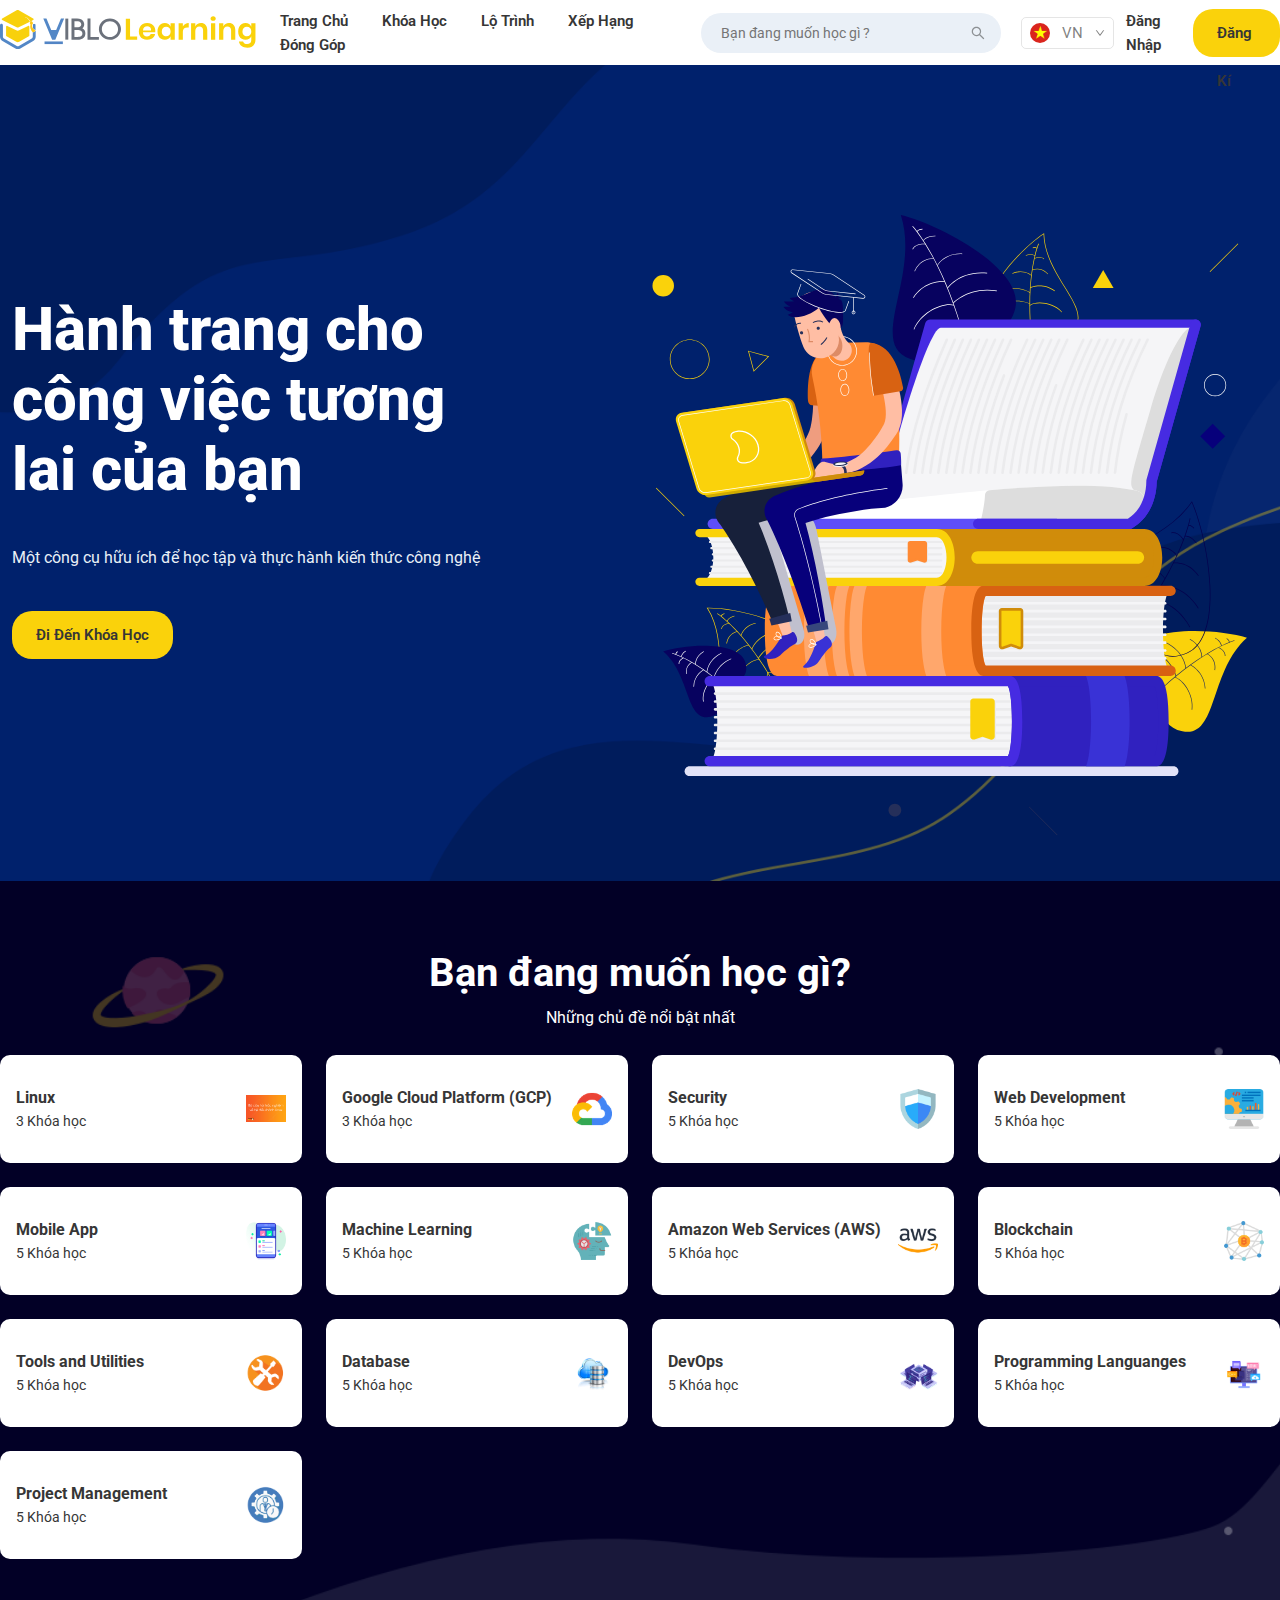
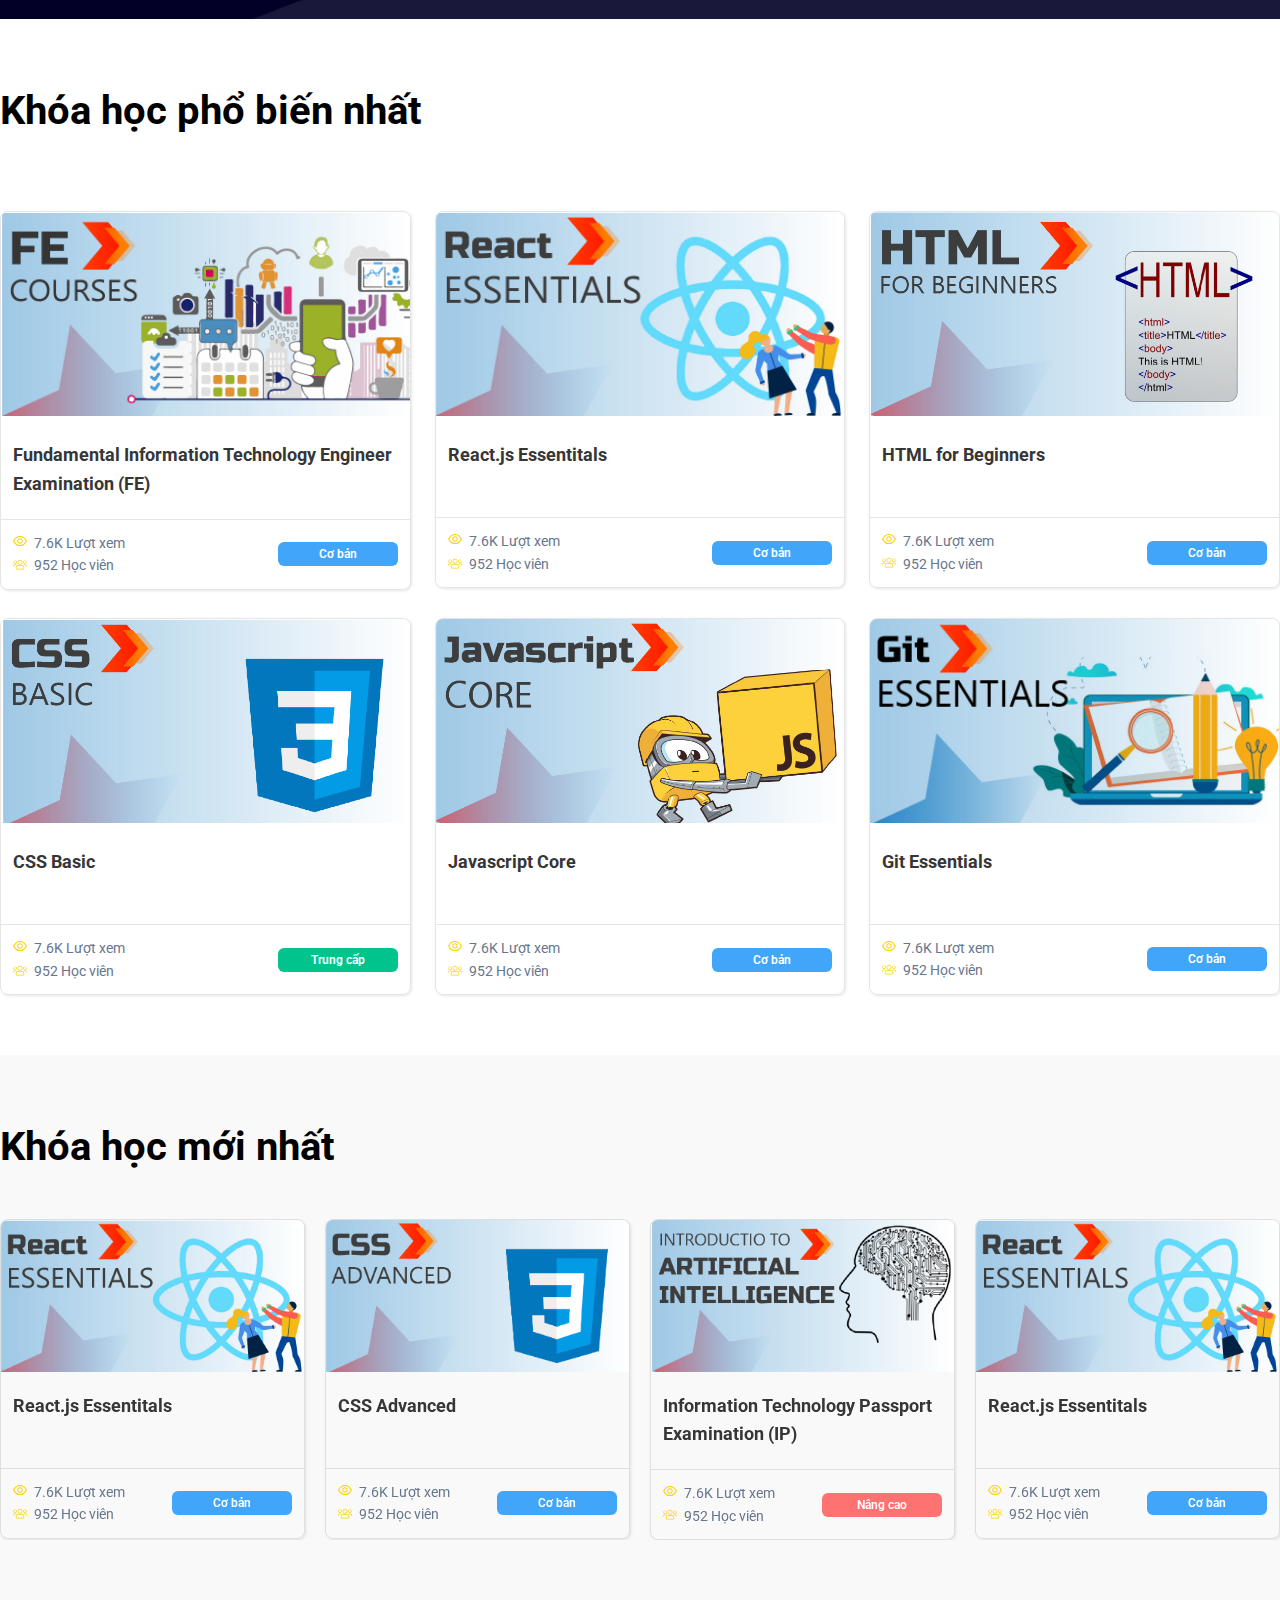
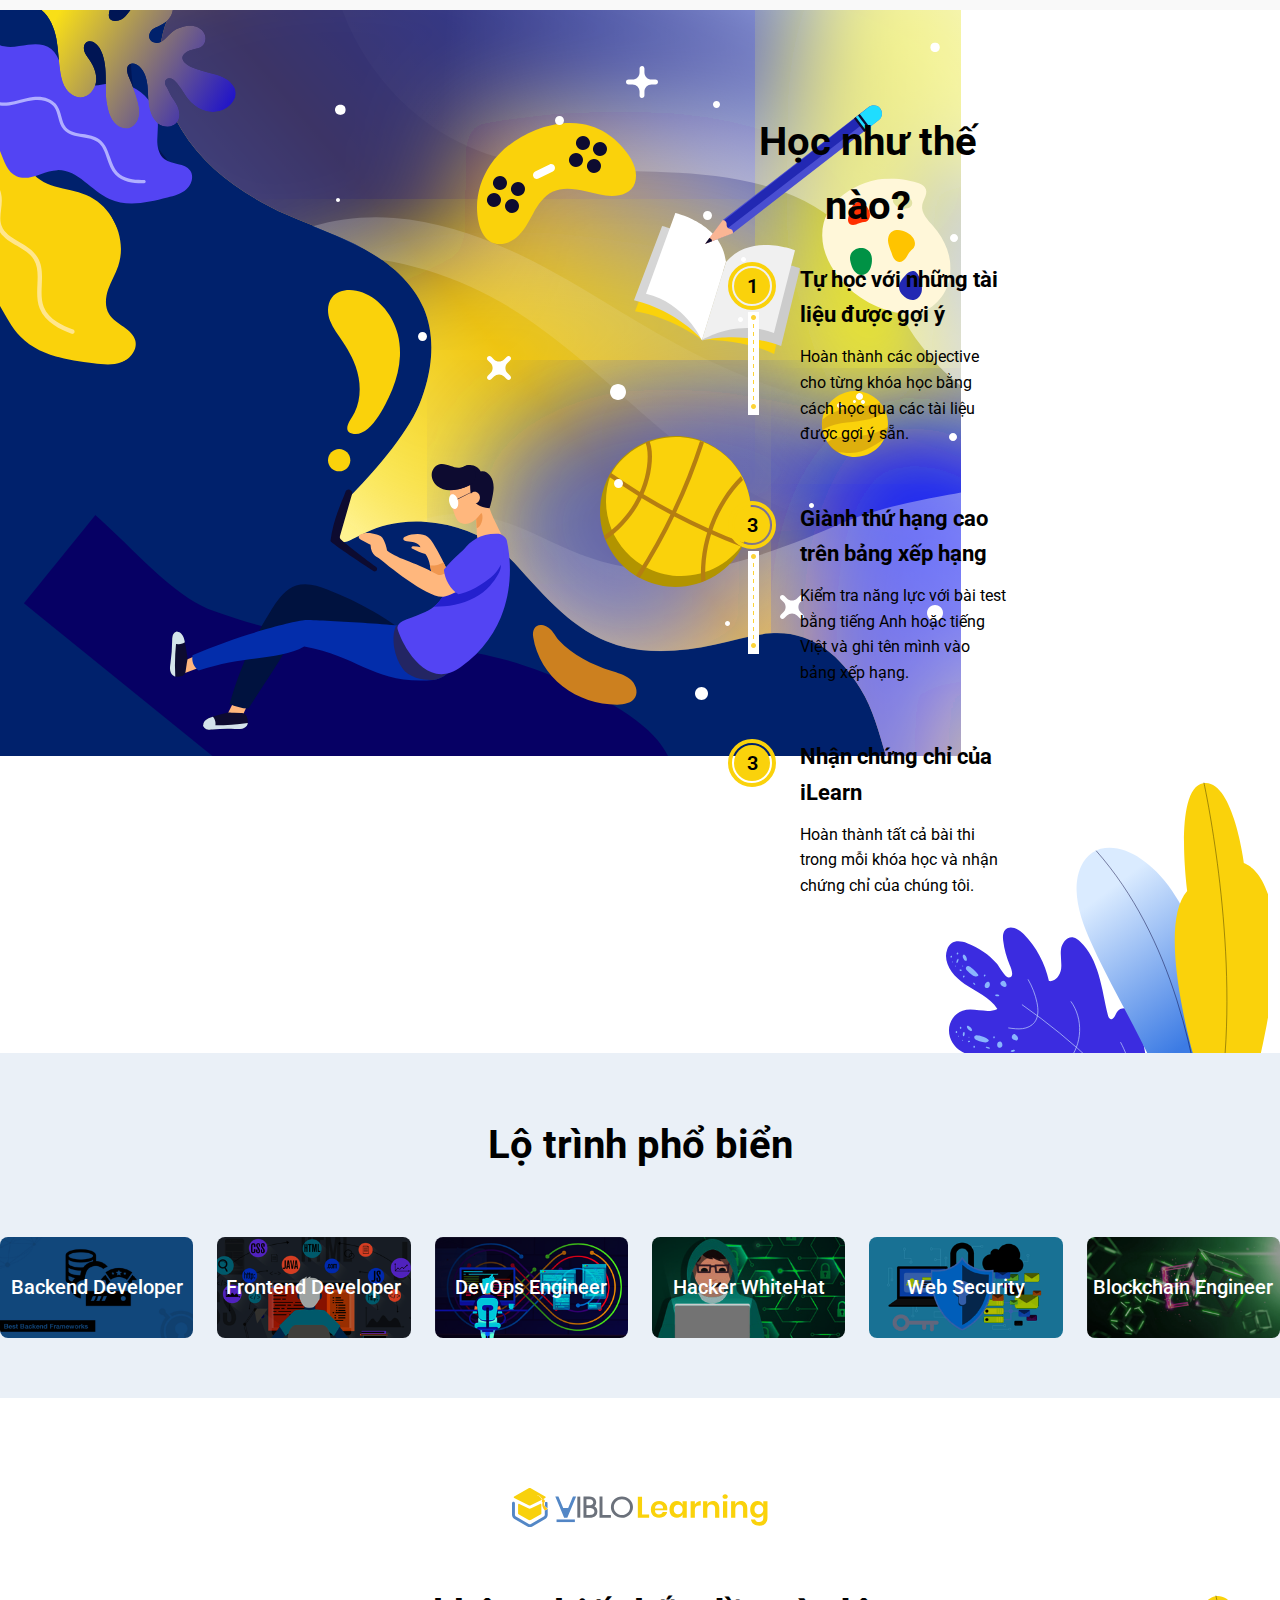
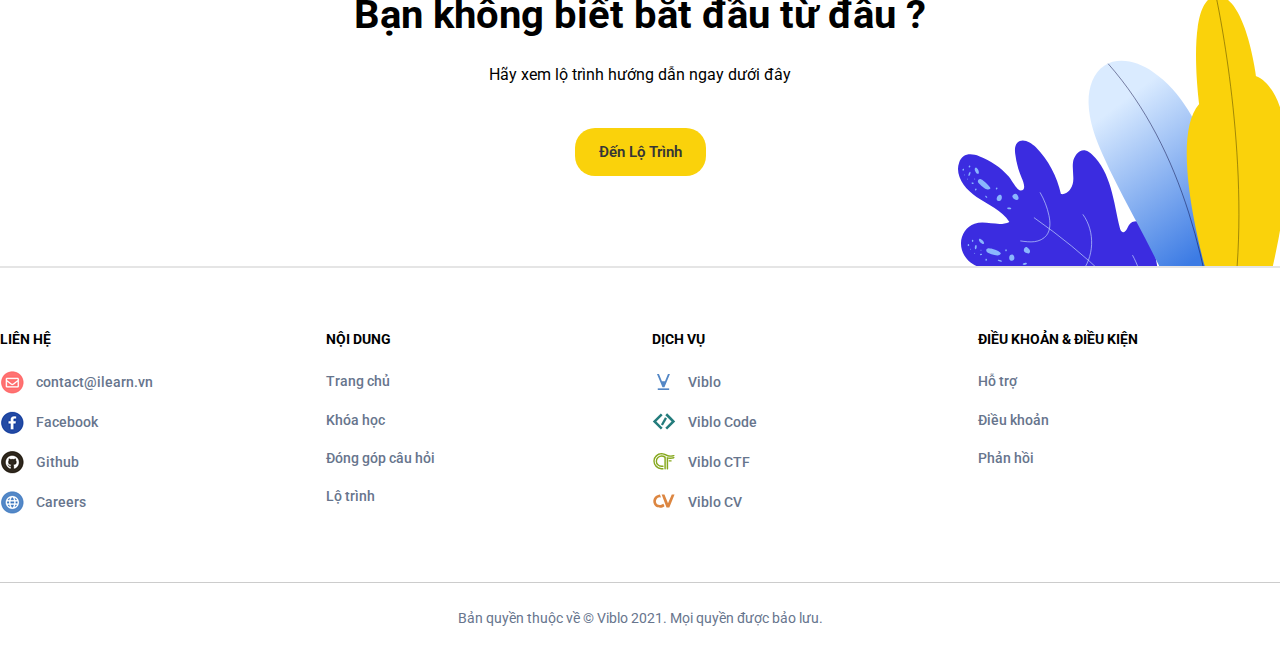
<file: lop1.html>
<!DOCTYPE html>
<html lang="en">

<head>
    <meta charset="UTF-8">
    <meta http-equiv="X-UA-Compatible" content="IE=edge">
    <meta name="viewport" content="width=device-width, initial-scale=1.0">
    <link rel="preconnect" href="https://fonts.googleapis.com">
    <link rel="preconnect" href="https://fonts.gstatic.com" crossorigin>
    <link href="https://fonts.googleapis.com/css2?family=Roboto:wght@100;300;400;500;700;900&display=swap"
        rel="stylesheet">
    <link rel="stylesheet" href="./assets/css/owl.carousel.min.css">
    <link rel="stylesheet" href="./assets/css/owl.theme.default.min.css">
    <link rel="stylesheet" href="./assets/css/main.css">
    <title>Viblo</title>
</head>

<body>
    <header id="header">
        <div class="header grid wide">
            <nav class="header__nav">
                <a href="" class="header__nav-logo">
                    <img src="./assets/img/logo.svg" alt="" class="header__logo">
                </a>
                <ul class="header__nav-list">
                    <li class="header__nav-item header__nav-active"><a href="" class="header__nav-link">Trang Chủ</a>
                    </li>
                    <li class="header__nav-item"><a href="" class="header__nav-link">Khóa Học</a></li>
                    <li class="header__nav-item"><a href="" class="header__nav-link">Lộ Trình</a></li>
                    <li class="header__nav-item"><a href="" class="header__nav-link">Xếp Hạng</a></li>
                    <li class="header__nav-item"><a href="" class="header__nav-link">Đóng Góp</a></li>
                </ul>
            </nav>
            <div class="header__right">
                <div class="header__right-search">
                    <input class="header__right-input" type="text" placeholder="Bạn đang muốn học gì ?">
                    <span class="header__right-icon">
                        <svg viewBox="64 64 896 896" focusable="false" class="" data-icon="search" width="1.4rem"
                            height="1.4rem" fill="currentColor" aria-hidden="true">
                            <path
                                d="M909.6 854.5L649.9 594.8C690.2 542.7 712 479 712 412c0-80.2-31.3-155.4-87.9-212.1-56.6-56.7-132-87.9-212.1-87.9s-155.5 31.3-212.1 87.9C143.2 256.5 112 331.8 112 412c0 80.1 31.3 155.5 87.9 212.1C256.5 680.8 331.8 712 412 712c67 0 130.6-21.8 182.7-62l259.7 259.6a8.2 8.2 0 0 0 11.6 0l43.6-43.5a8.2 8.2 0 0 0 0-11.6zM570.4 570.4C528 612.7 471.8 636 412 636s-116-23.3-158.4-65.6C211.3 528 188 471.8 188 412s23.3-116.1 65.6-158.4C296 211.3 352.2 188 412 188s116.1 23.2 158.4 65.6S636 352.2 636 412s-23.3 116.1-65.6 158.4z">
                            </path>
                        </svg>
                    </span>
                    <div class="header__right-search-suggest">
                        <h5 class="search__suggest-heading">Tìm kiếm nhanh với thẻ:</h5>
                        <ul class="search__suggest-list">
                            <li class="search__suggest-item">
                                <a href="" class="search__suggest-link">Linux</a>
                            </li>
                            <li class="search__suggest-item">
                                <a href="" class="search__suggest-link">LPIC</a>
                            </li>
                            <li class="search__suggest-item">
                                <a href="" class="search__suggest-link">CCNP</a>
                            </li>
                            <li class="search__suggest-item">
                                <a href="" class="search__suggest-link">CCNA</a>
                            </li>
                            <li class="search__suggest-item">
                                <a href="" class="search__suggest-link">FE</a>
                            </li>
                            <li class="search__suggest-item">
                                <a href="" class="search__suggest-link">Laravel</a>
                            </li>
                            <li class="search__suggest-item">
                                <a href="" class="search__suggest-link">PHP</a>
                            </li>
                            <li class="search__suggest-item">
                                <a href="" class="search__suggest-link">BE</a>
                            </li>
                        </ul>
                    </div>
                </div>
                <div class="header__right-lang">
                    <img src="./assets/img/vi-flag.png" alt="" class="header__right-iconLang">
                    <span class="header__right-langText">VN</span>
                    <span class="header__right-langIcon"><svg viewBox="64 64 896 896" focusable="false" class=""
                            data-icon="down" width="1em" height="1em" fill="currentColor" aria-hidden="true">
                            <path
                                d="M884 256h-75c-5.1 0-9.9 2.5-12.9 6.6L512 654.2 227.9 262.6c-3-4.1-7.8-6.6-12.9-6.6h-75c-6.5 0-10.3 7.4-6.5 12.7l352.6 486.1c12.8 17.6 39 17.6 51.7 0l352.6-486.1c3.9-5.3.1-12.7-6.4-12.7z">
                            </path>
                        </svg></span>
                </div>
                <a href="" class="header__right-login">Đăng Nhập</a>
                <a href="" class="header__right-register button-primary">Đăng Kí</a>
            </div>
        </div>
    </header>
    <section class="slide">
        <div class="grid wide slide__content">
            <div class="col l-6 slide__content-left">
                <h1 class="slide__content-heading">Hành trang cho công việc tương lai của bạn</h1>
                <p class="slide__content-text">Một công cụ hữu ích để học tập và thực hành kiến thức công nghệ</p>
                <button class="button-primary slide__content-btn">Đi Đến Khóa Học</button>
            </div>
            <div class="col l-6 slide__content-img">
                <img src="./assets/img/introduction-banner.svg" alt="">
            </div>
        </div>
    </section>
    <section class="recommended section">
        <div class="grid wide recommended__content">
            <h2 class="recommended__content-heading">Bạn đang muốn học gì?</h2>
            <p class="recommended__content-text">Những chủ đề nổi bật nhất</p>
            <div class="row recommended__list">
                <div class="col c-3">
                    <div class="recommended__item">
                        <div class="recommended__item-text">
                            <h4 class="recommended__item-heding">Linux</h4>
                            <p class="recommended__item-khoaHoc">3 Khóa học</p>
                        </div>
                        <div class="recommended__item-img">
                            <img src="./assets/img/linux.png" alt="">
                        </div>
                    </div>
                </div>
                <div class="col c-3">
                    <div class="recommended__item">
                        <div class="recommended__item-text">
                            <h4 class="recommended__item-heding">Google Cloud Platform (GCP)</h4>
                            <p class="recommended__item-khoaHoc">3 Khóa học</p>
                        </div>
                        <div class="recommended__item-img">
                            <img src="./assets/img/google-cloud.png" alt="">
                        </div>
                    </div>
                </div>
                <div class="col c-3">
                    <div class="recommended__item">
                        <div class="recommended__item-text">
                            <h4 class="recommended__item-heding">Security</h4>
                            <p class="recommended__item-khoaHoc">5 Khóa học</p>
                        </div>
                        <div class="recommended__item-img">
                            <img src="./assets/img/security.png" alt="">
                        </div>
                    </div>
                </div>
                <div class="col c-3">
                    <div class="recommended__item">
                        <div class="recommended__item-text">
                            <h4 class="recommended__item-heding">Web Development</h4>
                            <p class="recommended__item-khoaHoc">5 Khóa học</p>
                        </div>
                        <div class="recommended__item-img">
                            <img src="./assets/img/web-development.png" alt="">
                        </div>
                    </div>
                </div>
                <div class="col c-3">
                    <div class="recommended__item">
                        <div class="recommended__item-text">
                            <h4 class="recommended__item-heding">Mobile App</h4>
                            <p class="recommended__item-khoaHoc">5 Khóa học</p>
                        </div>
                        <div class="recommended__item-img">
                            <img src="./assets/img/mobile-app.png" alt="">
                        </div>
                    </div>
                </div>
                <div class="col c-3">
                    <div class="recommended__item">
                        <div class="recommended__item-text">
                            <h4 class="recommended__item-heding">Machine Learning</h4>
                            <p class="recommended__item-khoaHoc">5 Khóa học</p>
                        </div>
                        <div class="recommended__item-img">
                            <img src="./assets/img/machine-learning.png" alt="">
                        </div>
                    </div>
                </div>
                <div class="col c-3">
                    <div class="recommended__item">
                        <div class="recommended__item-text">
                            <h4 class="recommended__item-heding">Amazon Web Services (AWS)</h4>
                            <p class="recommended__item-khoaHoc">5 Khóa học</p>
                        </div>
                        <div class="recommended__item-img">
                            <img src="./assets/img/amazon.png" alt="">
                        </div>
                    </div>
                </div>
                <div class="col c-3">
                    <div class="recommended__item">
                        <div class="recommended__item-text">
                            <h4 class="recommended__item-heding">Blockchain</h4>
                            <p class="recommended__item-khoaHoc">5 Khóa học</p>
                        </div>
                        <div class="recommended__item-img">
                            <img src="./assets/img/blockchanin.png" alt="">
                        </div>
                    </div>
                </div>
                <div class="col c-3">
                    <div class="recommended__item">
                        <div class="recommended__item-text">
                            <h4 class="recommended__item-heding">Tools and Utilities</h4>
                            <p class="recommended__item-khoaHoc">5 Khóa học</p>
                        </div>
                        <div class="recommended__item-img">
                            <img src="./assets/img/tool.png" alt="">
                        </div>
                    </div>
                </div>
                <div class="col c-3">
                    <div class="recommended__item">
                        <div class="recommended__item-text">
                            <h4 class="recommended__item-heding">Database</h4>
                            <p class="recommended__item-khoaHoc">5 Khóa học</p>
                        </div>
                        <div class="recommended__item-img">
                            <img src="./assets/img/database.png" alt="">
                        </div>
                    </div>
                </div>
                <div class="col c-3">
                    <div class="recommended__item">
                        <div class="recommended__item-text">
                            <h4 class="recommended__item-heding">DevOps</h4>
                            <p class="recommended__item-khoaHoc">5 Khóa học</p>
                        </div>
                        <div class="recommended__item-img">
                            <img src="./assets/img/devops.png" alt="">
                        </div>
                    </div>
                </div>
                <div class="col c-3">
                    <div class="recommended__item">
                        <div class="recommended__item-text">
                            <h4 class="recommended__item-heding">Programming Languanges</h4>
                            <p class="recommended__item-khoaHoc">5 Khóa học</p>
                        </div>
                        <div class="recommended__item-img">
                            <img src="./assets/img/program-languanges.png" alt="">
                        </div>
                    </div>
                </div>
                <div class="col c-3">
                    <div class="recommended__item">
                        <div class="recommended__item-text">
                            <h4 class="recommended__item-heding">Project Management</h4>
                            <p class="recommended__item-khoaHoc">5 Khóa học</p>
                        </div>
                        <div class="recommended__item-img">
                            <img src="./assets/img/project-manager.png" alt="">
                        </div>
                    </div>
                </div>
            </div>
        </div>
    </section>
    <section class="popular section">
        <div class="grid wide popular__courses">
            <h2 class="popular__courses-heading">Khóa học phổ biến nhất</h2>
            <div class="row">
                <div class="col c-4">
                    <div class="popular__card">
                        <a href="">
                            <img src="./assets/img/font-end.jpg" alt="" class="popular__card-img">
                        </a>
                        <div class="popular__card-content">
                            <a href="">
                                <h3 class="popular__card-heading">Fundamental Information Technology Engineer
                                    Examination (FE)</h3>
                            </a>
                            <div class="popular__card-footer">
                                <div class="popular__card-count">
                                    <p class="popular__card-count-text">
                                        <span class="popular__card-count-icon">
                                            <svg viewBox="64 64 896 896" focusable="false" class="" data-icon="eye"
                                                fill="currentColor" aria-hidden="true">
                                                <path
                                                    d="M942.2 486.2C847.4 286.5 704.1 186 512 186c-192.2 0-335.4 100.5-430.2 300.3a60.3 60.3 0 0 0 0 51.5C176.6 737.5 319.9 838 512 838c192.2 0 335.4-100.5 430.2-300.3 7.7-16.2 7.7-35 0-51.5zM512 766c-161.3 0-279.4-81.8-362.7-254C232.6 339.8 350.7 258 512 258c161.3 0 279.4 81.8 362.7 254C791.5 684.2 673.4 766 512 766zm-4-430c-97.2 0-176 78.8-176 176s78.8 176 176 176 176-78.8 176-176-78.8-176-176-176zm0 288c-61.9 0-112-50.1-112-112s50.1-112 112-112 112 50.1 112 112-50.1 112-112 112z">
                                                </path>
                                            </svg>
                                        </span>
                                        7.6K Lượt xem
                                    </p>
                                    <p class="popular__card-count-text">
                                        <span class="popular__card-count-icon">
                                            <svg aria-hidden="true" focusable="false" data-prefix="fal"
                                                data-icon="users" role="img" xmlns="http://www.w3.org/2000/svg"
                                                viewBox="0 0 640 512" class="svg-inline--fa fa-users fa-w-20 fa-2x">
                                                <path fill="currentColor"
                                                    d="M544 224c44.2 0 80-35.8 80-80s-35.8-80-80-80-80 35.8-80 80 35.8 80 80 80zm0-128c26.5 0 48 21.5 48 48s-21.5 48-48 48-48-21.5-48-48 21.5-48 48-48zM320 256c61.9 0 112-50.1 112-112S381.9 32 320 32 208 82.1 208 144s50.1 112 112 112zm0-192c44.1 0 80 35.9 80 80s-35.9 80-80 80-80-35.9-80-80 35.9-80 80-80zm244 192h-40c-15.2 0-29.3 4.8-41.1 12.9 9.4 6.4 17.9 13.9 25.4 22.4 4.9-2.1 10.2-3.3 15.7-3.3h40c24.2 0 44 21.5 44 48 0 8.8 7.2 16 16 16s16-7.2 16-16c0-44.1-34.1-80-76-80zM96 224c44.2 0 80-35.8 80-80s-35.8-80-80-80-80 35.8-80 80 35.8 80 80 80zm0-128c26.5 0 48 21.5 48 48s-21.5 48-48 48-48-21.5-48-48 21.5-48 48-48zm304.1 180c-33.4 0-41.7 12-80.1 12-38.4 0-46.7-12-80.1-12-36.3 0-71.6 16.2-92.3 46.9-12.4 18.4-19.6 40.5-19.6 64.3V432c0 26.5 21.5 48 48 48h288c26.5 0 48-21.5 48-48v-44.8c0-23.8-7.2-45.9-19.6-64.3-20.7-30.7-56-46.9-92.3-46.9zM480 432c0 8.8-7.2 16-16 16H176c-8.8 0-16-7.2-16-16v-44.8c0-16.6 4.9-32.7 14.1-46.4 13.8-20.5 38.4-32.8 65.7-32.8 27.4 0 37.2 12 80.2 12s52.8-12 80.1-12c27.3 0 51.9 12.3 65.7 32.8 9.2 13.7 14.1 29.8 14.1 46.4V432zM157.1 268.9c-11.9-8.1-26-12.9-41.1-12.9H76c-41.9 0-76 35.9-76 80 0 8.8 7.2 16 16 16s16-7.2 16-16c0-26.5 19.8-48 44-48h40c5.5 0 10.8 1.2 15.7 3.3 7.5-8.5 16.1-16 25.4-22.4z"
                                                    class=""></path>
                                            </svg>
                                        </span>
                                        952 Học viên
                                    </p>
                                </div>
                                <button class="popular__card-btn button-basic">Cơ bản</button>
                            </div>
                        </div>
                    </div>
                </div>
                <div class="col c-4">
                    <div class="popular__card">
                        <a href="">
                            <img src="./assets/img/react.jpg" alt="" class="popular__card-img">
                        </a>
                        <div class="popular__card-content">
                            <a href="">
                                <h3 class="popular__card-heading">React.js Essentitals</h3>
                            </a>
                            <div class="popular__card-footer">
                                <div class="popular__card-count">
                                    <p class="popular__card-count-text">
                                        <span class="popular__card-count-icon">
                                            <svg viewBox="64 64 896 896" focusable="false" class="" data-icon="eye"
                                                fill="currentColor" aria-hidden="true">
                                                <path
                                                    d="M942.2 486.2C847.4 286.5 704.1 186 512 186c-192.2 0-335.4 100.5-430.2 300.3a60.3 60.3 0 0 0 0 51.5C176.6 737.5 319.9 838 512 838c192.2 0 335.4-100.5 430.2-300.3 7.7-16.2 7.7-35 0-51.5zM512 766c-161.3 0-279.4-81.8-362.7-254C232.6 339.8 350.7 258 512 258c161.3 0 279.4 81.8 362.7 254C791.5 684.2 673.4 766 512 766zm-4-430c-97.2 0-176 78.8-176 176s78.8 176 176 176 176-78.8 176-176-78.8-176-176-176zm0 288c-61.9 0-112-50.1-112-112s50.1-112 112-112 112 50.1 112 112-50.1 112-112 112z">
                                                </path>
                                            </svg>
                                        </span>
                                        7.6K Lượt xem
                                    </p>
                                    <p class="popular__card-count-text">
                                        <span class="popular__card-count-icon">
                                            <svg aria-hidden="true" focusable="false" data-prefix="fal"
                                                data-icon="users" role="img" xmlns="http://www.w3.org/2000/svg"
                                                viewBox="0 0 640 512" class="svg-inline--fa fa-users fa-w-20 fa-2x">
                                                <path fill="currentColor"
                                                    d="M544 224c44.2 0 80-35.8 80-80s-35.8-80-80-80-80 35.8-80 80 35.8 80 80 80zm0-128c26.5 0 48 21.5 48 48s-21.5 48-48 48-48-21.5-48-48 21.5-48 48-48zM320 256c61.9 0 112-50.1 112-112S381.9 32 320 32 208 82.1 208 144s50.1 112 112 112zm0-192c44.1 0 80 35.9 80 80s-35.9 80-80 80-80-35.9-80-80 35.9-80 80-80zm244 192h-40c-15.2 0-29.3 4.8-41.1 12.9 9.4 6.4 17.9 13.9 25.4 22.4 4.9-2.1 10.2-3.3 15.7-3.3h40c24.2 0 44 21.5 44 48 0 8.8 7.2 16 16 16s16-7.2 16-16c0-44.1-34.1-80-76-80zM96 224c44.2 0 80-35.8 80-80s-35.8-80-80-80-80 35.8-80 80 35.8 80 80 80zm0-128c26.5 0 48 21.5 48 48s-21.5 48-48 48-48-21.5-48-48 21.5-48 48-48zm304.1 180c-33.4 0-41.7 12-80.1 12-38.4 0-46.7-12-80.1-12-36.3 0-71.6 16.2-92.3 46.9-12.4 18.4-19.6 40.5-19.6 64.3V432c0 26.5 21.5 48 48 48h288c26.5 0 48-21.5 48-48v-44.8c0-23.8-7.2-45.9-19.6-64.3-20.7-30.7-56-46.9-92.3-46.9zM480 432c0 8.8-7.2 16-16 16H176c-8.8 0-16-7.2-16-16v-44.8c0-16.6 4.9-32.7 14.1-46.4 13.8-20.5 38.4-32.8 65.7-32.8 27.4 0 37.2 12 80.2 12s52.8-12 80.1-12c27.3 0 51.9 12.3 65.7 32.8 9.2 13.7 14.1 29.8 14.1 46.4V432zM157.1 268.9c-11.9-8.1-26-12.9-41.1-12.9H76c-41.9 0-76 35.9-76 80 0 8.8 7.2 16 16 16s16-7.2 16-16c0-26.5 19.8-48 44-48h40c5.5 0 10.8 1.2 15.7 3.3 7.5-8.5 16.1-16 25.4-22.4z"
                                                    class=""></path>
                                            </svg>
                                        </span>
                                        952 Học viên
                                    </p>
                                </div>
                                <button class="popular__card-btn button-basic">Cơ bản</button>
                            </div>
                        </div>
                    </div>
                </div>
                <div class="col c-4">
                    <div class="popular__card">
                        <a href="">
                            <img src="./assets/img/html.jpg" alt="" class="popular__card-img">
                        </a>
                        <div class="popular__card-content">
                            <a href="">
                                <h3 class="popular__card-heading">HTML for Beginners</h3>
                            </a>
                            <div class="popular__card-footer">
                                <div class="popular__card-count">
                                    <p class="popular__card-count-text">
                                        <span class="popular__card-count-icon">
                                            <svg viewBox="64 64 896 896" focusable="false" class="" data-icon="eye"
                                                fill="currentColor" aria-hidden="true">
                                                <path
                                                    d="M942.2 486.2C847.4 286.5 704.1 186 512 186c-192.2 0-335.4 100.5-430.2 300.3a60.3 60.3 0 0 0 0 51.5C176.6 737.5 319.9 838 512 838c192.2 0 335.4-100.5 430.2-300.3 7.7-16.2 7.7-35 0-51.5zM512 766c-161.3 0-279.4-81.8-362.7-254C232.6 339.8 350.7 258 512 258c161.3 0 279.4 81.8 362.7 254C791.5 684.2 673.4 766 512 766zm-4-430c-97.2 0-176 78.8-176 176s78.8 176 176 176 176-78.8 176-176-78.8-176-176-176zm0 288c-61.9 0-112-50.1-112-112s50.1-112 112-112 112 50.1 112 112-50.1 112-112 112z">
                                                </path>
                                            </svg>
                                        </span>
                                        7.6K Lượt xem
                                    </p>
                                    <p class="popular__card-count-text">
                                        <span class="popular__card-count-icon">
                                            <svg aria-hidden="true" focusable="false" data-prefix="fal"
                                                data-icon="users" role="img" xmlns="http://www.w3.org/2000/svg"
                                                viewBox="0 0 640 512" class="svg-inline--fa fa-users fa-w-20 fa-2x">
                                                <path fill="currentColor"
                                                    d="M544 224c44.2 0 80-35.8 80-80s-35.8-80-80-80-80 35.8-80 80 35.8 80 80 80zm0-128c26.5 0 48 21.5 48 48s-21.5 48-48 48-48-21.5-48-48 21.5-48 48-48zM320 256c61.9 0 112-50.1 112-112S381.9 32 320 32 208 82.1 208 144s50.1 112 112 112zm0-192c44.1 0 80 35.9 80 80s-35.9 80-80 80-80-35.9-80-80 35.9-80 80-80zm244 192h-40c-15.2 0-29.3 4.8-41.1 12.9 9.4 6.4 17.9 13.9 25.4 22.4 4.9-2.1 10.2-3.3 15.7-3.3h40c24.2 0 44 21.5 44 48 0 8.8 7.2 16 16 16s16-7.2 16-16c0-44.1-34.1-80-76-80zM96 224c44.2 0 80-35.8 80-80s-35.8-80-80-80-80 35.8-80 80 35.8 80 80 80zm0-128c26.5 0 48 21.5 48 48s-21.5 48-48 48-48-21.5-48-48 21.5-48 48-48zm304.1 180c-33.4 0-41.7 12-80.1 12-38.4 0-46.7-12-80.1-12-36.3 0-71.6 16.2-92.3 46.9-12.4 18.4-19.6 40.5-19.6 64.3V432c0 26.5 21.5 48 48 48h288c26.5 0 48-21.5 48-48v-44.8c0-23.8-7.2-45.9-19.6-64.3-20.7-30.7-56-46.9-92.3-46.9zM480 432c0 8.8-7.2 16-16 16H176c-8.8 0-16-7.2-16-16v-44.8c0-16.6 4.9-32.7 14.1-46.4 13.8-20.5 38.4-32.8 65.7-32.8 27.4 0 37.2 12 80.2 12s52.8-12 80.1-12c27.3 0 51.9 12.3 65.7 32.8 9.2 13.7 14.1 29.8 14.1 46.4V432zM157.1 268.9c-11.9-8.1-26-12.9-41.1-12.9H76c-41.9 0-76 35.9-76 80 0 8.8 7.2 16 16 16s16-7.2 16-16c0-26.5 19.8-48 44-48h40c5.5 0 10.8 1.2 15.7 3.3 7.5-8.5 16.1-16 25.4-22.4z"
                                                    class=""></path>
                                            </svg>
                                        </span>
                                        952 Học viên
                                    </p>
                                </div>
                                <button class="popular__card-btn button-basic">Cơ bản</button>
                            </div>
                        </div>
                    </div>
                </div>
                <div class="col c-4">
                    <div class="popular__card">
                        <a href="">
                            <img src="./assets/img/css.jpg" alt="" class="popular__card-img">
                        </a>
                        <div class="popular__card-content">
                            <a href="">
                                <h3 class="popular__card-heading">CSS Basic</h3>
                            </a>
                            <div class="popular__card-footer">
                                <div class="popular__card-count">
                                    <p class="popular__card-count-text">
                                        <span class="popular__card-count-icon">
                                            <svg viewBox="64 64 896 896" focusable="false" class="" data-icon="eye"
                                                fill="currentColor" aria-hidden="true">
                                                <path
                                                    d="M942.2 486.2C847.4 286.5 704.1 186 512 186c-192.2 0-335.4 100.5-430.2 300.3a60.3 60.3 0 0 0 0 51.5C176.6 737.5 319.9 838 512 838c192.2 0 335.4-100.5 430.2-300.3 7.7-16.2 7.7-35 0-51.5zM512 766c-161.3 0-279.4-81.8-362.7-254C232.6 339.8 350.7 258 512 258c161.3 0 279.4 81.8 362.7 254C791.5 684.2 673.4 766 512 766zm-4-430c-97.2 0-176 78.8-176 176s78.8 176 176 176 176-78.8 176-176-78.8-176-176-176zm0 288c-61.9 0-112-50.1-112-112s50.1-112 112-112 112 50.1 112 112-50.1 112-112 112z">
                                                </path>
                                            </svg>
                                        </span>
                                        7.6K Lượt xem
                                    </p>
                                    <p class="popular__card-count-text">
                                        <span class="popular__card-count-icon">
                                            <svg aria-hidden="true" focusable="false" data-prefix="fal"
                                                data-icon="users" role="img" xmlns="http://www.w3.org/2000/svg"
                                                viewBox="0 0 640 512" class="svg-inline--fa fa-users fa-w-20 fa-2x">
                                                <path fill="currentColor"
                                                    d="M544 224c44.2 0 80-35.8 80-80s-35.8-80-80-80-80 35.8-80 80 35.8 80 80 80zm0-128c26.5 0 48 21.5 48 48s-21.5 48-48 48-48-21.5-48-48 21.5-48 48-48zM320 256c61.9 0 112-50.1 112-112S381.9 32 320 32 208 82.1 208 144s50.1 112 112 112zm0-192c44.1 0 80 35.9 80 80s-35.9 80-80 80-80-35.9-80-80 35.9-80 80-80zm244 192h-40c-15.2 0-29.3 4.8-41.1 12.9 9.4 6.4 17.9 13.9 25.4 22.4 4.9-2.1 10.2-3.3 15.7-3.3h40c24.2 0 44 21.5 44 48 0 8.8 7.2 16 16 16s16-7.2 16-16c0-44.1-34.1-80-76-80zM96 224c44.2 0 80-35.8 80-80s-35.8-80-80-80-80 35.8-80 80 35.8 80 80 80zm0-128c26.5 0 48 21.5 48 48s-21.5 48-48 48-48-21.5-48-48 21.5-48 48-48zm304.1 180c-33.4 0-41.7 12-80.1 12-38.4 0-46.7-12-80.1-12-36.3 0-71.6 16.2-92.3 46.9-12.4 18.4-19.6 40.5-19.6 64.3V432c0 26.5 21.5 48 48 48h288c26.5 0 48-21.5 48-48v-44.8c0-23.8-7.2-45.9-19.6-64.3-20.7-30.7-56-46.9-92.3-46.9zM480 432c0 8.8-7.2 16-16 16H176c-8.8 0-16-7.2-16-16v-44.8c0-16.6 4.9-32.7 14.1-46.4 13.8-20.5 38.4-32.8 65.7-32.8 27.4 0 37.2 12 80.2 12s52.8-12 80.1-12c27.3 0 51.9 12.3 65.7 32.8 9.2 13.7 14.1 29.8 14.1 46.4V432zM157.1 268.9c-11.9-8.1-26-12.9-41.1-12.9H76c-41.9 0-76 35.9-76 80 0 8.8 7.2 16 16 16s16-7.2 16-16c0-26.5 19.8-48 44-48h40c5.5 0 10.8 1.2 15.7 3.3 7.5-8.5 16.1-16 25.4-22.4z"
                                                    class=""></path>
                                            </svg>
                                        </span>
                                        952 Học viên
                                    </p>
                                </div>
                                <button class="popular__card-btn button-intermediate">Trung cấp</button>
                            </div>
                        </div>
                    </div>
                </div>
                <div class="col c-4">
                    <div class="popular__card">
                        <a href="">
                            <img src="./assets/img/javascript.jpg" alt="" class="popular__card-img">
                        </a>
                        <div class="popular__card-content">
                            <a href="">
                                <h3 class="popular__card-heading">Javascript Core</h3>
                            </a>
                            <div class="popular__card-footer">
                                <div class="popular__card-count">
                                    <p class="popular__card-count-text">
                                        <span class="popular__card-count-icon">
                                            <svg viewBox="64 64 896 896" focusable="false" class="" data-icon="eye"
                                                fill="currentColor" aria-hidden="true">
                                                <path
                                                    d="M942.2 486.2C847.4 286.5 704.1 186 512 186c-192.2 0-335.4 100.5-430.2 300.3a60.3 60.3 0 0 0 0 51.5C176.6 737.5 319.9 838 512 838c192.2 0 335.4-100.5 430.2-300.3 7.7-16.2 7.7-35 0-51.5zM512 766c-161.3 0-279.4-81.8-362.7-254C232.6 339.8 350.7 258 512 258c161.3 0 279.4 81.8 362.7 254C791.5 684.2 673.4 766 512 766zm-4-430c-97.2 0-176 78.8-176 176s78.8 176 176 176 176-78.8 176-176-78.8-176-176-176zm0 288c-61.9 0-112-50.1-112-112s50.1-112 112-112 112 50.1 112 112-50.1 112-112 112z">
                                                </path>
                                            </svg>
                                        </span>
                                        7.6K Lượt xem
                                    </p>
                                    <p class="popular__card-count-text">
                                        <span class="popular__card-count-icon">
                                            <svg aria-hidden="true" focusable="false" data-prefix="fal"
                                                data-icon="users" role="img" xmlns="http://www.w3.org/2000/svg"
                                                viewBox="0 0 640 512" class="svg-inline--fa fa-users fa-w-20 fa-2x">
                                                <path fill="currentColor"
                                                    d="M544 224c44.2 0 80-35.8 80-80s-35.8-80-80-80-80 35.8-80 80 35.8 80 80 80zm0-128c26.5 0 48 21.5 48 48s-21.5 48-48 48-48-21.5-48-48 21.5-48 48-48zM320 256c61.9 0 112-50.1 112-112S381.9 32 320 32 208 82.1 208 144s50.1 112 112 112zm0-192c44.1 0 80 35.9 80 80s-35.9 80-80 80-80-35.9-80-80 35.9-80 80-80zm244 192h-40c-15.2 0-29.3 4.8-41.1 12.9 9.4 6.4 17.9 13.9 25.4 22.4 4.9-2.1 10.2-3.3 15.7-3.3h40c24.2 0 44 21.5 44 48 0 8.8 7.2 16 16 16s16-7.2 16-16c0-44.1-34.1-80-76-80zM96 224c44.2 0 80-35.8 80-80s-35.8-80-80-80-80 35.8-80 80 35.8 80 80 80zm0-128c26.5 0 48 21.5 48 48s-21.5 48-48 48-48-21.5-48-48 21.5-48 48-48zm304.1 180c-33.4 0-41.7 12-80.1 12-38.4 0-46.7-12-80.1-12-36.3 0-71.6 16.2-92.3 46.9-12.4 18.4-19.6 40.5-19.6 64.3V432c0 26.5 21.5 48 48 48h288c26.5 0 48-21.5 48-48v-44.8c0-23.8-7.2-45.9-19.6-64.3-20.7-30.7-56-46.9-92.3-46.9zM480 432c0 8.8-7.2 16-16 16H176c-8.8 0-16-7.2-16-16v-44.8c0-16.6 4.9-32.7 14.1-46.4 13.8-20.5 38.4-32.8 65.7-32.8 27.4 0 37.2 12 80.2 12s52.8-12 80.1-12c27.3 0 51.9 12.3 65.7 32.8 9.2 13.7 14.1 29.8 14.1 46.4V432zM157.1 268.9c-11.9-8.1-26-12.9-41.1-12.9H76c-41.9 0-76 35.9-76 80 0 8.8 7.2 16 16 16s16-7.2 16-16c0-26.5 19.8-48 44-48h40c5.5 0 10.8 1.2 15.7 3.3 7.5-8.5 16.1-16 25.4-22.4z"
                                                    class=""></path>
                                            </svg>
                                        </span>
                                        952 Học viên
                                    </p>
                                </div>
                                <button class="popular__card-btn button-basic">Cơ bản</button>
                            </div>
                        </div>
                    </div>
                </div>
                <div class="col c-4">
                    <div class="popular__card">
                        <a href="">
                            <img src="./assets/img/git.jpg" alt="" class="popular__card-img">
                        </a>
                        <div class="popular__card-content">
                            <a href="">
                                <h3 class="popular__card-heading">Git Essentials</h3>
                            </a>
                            <div class="popular__card-footer">
                                <div class="popular__card-count">
                                    <p class="popular__card-count-text">
                                        <span class="popular__card-count-icon">
                                            <svg viewBox="64 64 896 896" focusable="false" class="" data-icon="eye"
                                                fill="currentColor" aria-hidden="true">
                                                <path
                                                    d="M942.2 486.2C847.4 286.5 704.1 186 512 186c-192.2 0-335.4 100.5-430.2 300.3a60.3 60.3 0 0 0 0 51.5C176.6 737.5 319.9 838 512 838c192.2 0 335.4-100.5 430.2-300.3 7.7-16.2 7.7-35 0-51.5zM512 766c-161.3 0-279.4-81.8-362.7-254C232.6 339.8 350.7 258 512 258c161.3 0 279.4 81.8 362.7 254C791.5 684.2 673.4 766 512 766zm-4-430c-97.2 0-176 78.8-176 176s78.8 176 176 176 176-78.8 176-176-78.8-176-176-176zm0 288c-61.9 0-112-50.1-112-112s50.1-112 112-112 112 50.1 112 112-50.1 112-112 112z">
                                                </path>
                                            </svg>
                                        </span>
                                        7.6K Lượt xem
                                    </p>
                                    <p class="popular__card-count-text">
                                        <span class="popular__card-count-icon">
                                            <svg aria-hidden="true" focusable="false" data-prefix="fal"
                                                data-icon="users" role="img" xmlns="http://www.w3.org/2000/svg"
                                                viewBox="0 0 640 512" class="svg-inline--fa fa-users fa-w-20 fa-2x">
                                                <path fill="currentColor"
                                                    d="M544 224c44.2 0 80-35.8 80-80s-35.8-80-80-80-80 35.8-80 80 35.8 80 80 80zm0-128c26.5 0 48 21.5 48 48s-21.5 48-48 48-48-21.5-48-48 21.5-48 48-48zM320 256c61.9 0 112-50.1 112-112S381.9 32 320 32 208 82.1 208 144s50.1 112 112 112zm0-192c44.1 0 80 35.9 80 80s-35.9 80-80 80-80-35.9-80-80 35.9-80 80-80zm244 192h-40c-15.2 0-29.3 4.8-41.1 12.9 9.4 6.4 17.9 13.9 25.4 22.4 4.9-2.1 10.2-3.3 15.7-3.3h40c24.2 0 44 21.5 44 48 0 8.8 7.2 16 16 16s16-7.2 16-16c0-44.1-34.1-80-76-80zM96 224c44.2 0 80-35.8 80-80s-35.8-80-80-80-80 35.8-80 80 35.8 80 80 80zm0-128c26.5 0 48 21.5 48 48s-21.5 48-48 48-48-21.5-48-48 21.5-48 48-48zm304.1 180c-33.4 0-41.7 12-80.1 12-38.4 0-46.7-12-80.1-12-36.3 0-71.6 16.2-92.3 46.9-12.4 18.4-19.6 40.5-19.6 64.3V432c0 26.5 21.5 48 48 48h288c26.5 0 48-21.5 48-48v-44.8c0-23.8-7.2-45.9-19.6-64.3-20.7-30.7-56-46.9-92.3-46.9zM480 432c0 8.8-7.2 16-16 16H176c-8.8 0-16-7.2-16-16v-44.8c0-16.6 4.9-32.7 14.1-46.4 13.8-20.5 38.4-32.8 65.7-32.8 27.4 0 37.2 12 80.2 12s52.8-12 80.1-12c27.3 0 51.9 12.3 65.7 32.8 9.2 13.7 14.1 29.8 14.1 46.4V432zM157.1 268.9c-11.9-8.1-26-12.9-41.1-12.9H76c-41.9 0-76 35.9-76 80 0 8.8 7.2 16 16 16s16-7.2 16-16c0-26.5 19.8-48 44-48h40c5.5 0 10.8 1.2 15.7 3.3 7.5-8.5 16.1-16 25.4-22.4z"
                                                    class=""></path>
                                            </svg>
                                        </span>
                                        952 Học viên
                                    </p>
                                </div>
                                <button class="popular__card-btn button-basic">Cơ bản</button>
                            </div>
                        </div>
                    </div>
                </div>
            </div>

        </div>
    </section>
    <section class="newest section">
        <div class="grid wide">
            <h2 class="newest__heading">Khóa học mới nhất</h2>
            <div class="newest__carousel owl-carousel owl-theme">
                <div class="item newest__card">
                    <a href="">
                        <img src="./assets/img/react.jpg" alt="" class="newest__card-img">
                    </a>
                    <div class="newest__card-content">
                        <a href="">
                            <h3 class="newest__card-heading">React.js Essentitals</h3>
                        </a>
                        <div class="newest__card-footer">
                            <div class="newest__card-count">
                                <p class="newest__card-count-text">
                                    <span class="newest__card-count-icon">
                                        <svg viewBox="64 64 896 896" focusable="false" class="" data-icon="eye"
                                            fill="currentColor" aria-hidden="true">
                                            <path
                                                d="M942.2 486.2C847.4 286.5 704.1 186 512 186c-192.2 0-335.4 100.5-430.2 300.3a60.3 60.3 0 0 0 0 51.5C176.6 737.5 319.9 838 512 838c192.2 0 335.4-100.5 430.2-300.3 7.7-16.2 7.7-35 0-51.5zM512 766c-161.3 0-279.4-81.8-362.7-254C232.6 339.8 350.7 258 512 258c161.3 0 279.4 81.8 362.7 254C791.5 684.2 673.4 766 512 766zm-4-430c-97.2 0-176 78.8-176 176s78.8 176 176 176 176-78.8 176-176-78.8-176-176-176zm0 288c-61.9 0-112-50.1-112-112s50.1-112 112-112 112 50.1 112 112-50.1 112-112 112z">
                                            </path>
                                        </svg>
                                    </span>
                                    7.6K Lượt xem
                                </p>
                                <p class="newest__card-count-text">
                                    <span class="newest__card-count-icon">
                                        <svg aria-hidden="true" focusable="false" data-prefix="fal" data-icon="users"
                                            role="img" xmlns="http://www.w3.org/2000/svg" viewBox="0 0 640 512"
                                            class="svg-inline--fa fa-users fa-w-20 fa-2x">
                                            <path fill="currentColor"
                                                d="M544 224c44.2 0 80-35.8 80-80s-35.8-80-80-80-80 35.8-80 80 35.8 80 80 80zm0-128c26.5 0 48 21.5 48 48s-21.5 48-48 48-48-21.5-48-48 21.5-48 48-48zM320 256c61.9 0 112-50.1 112-112S381.9 32 320 32 208 82.1 208 144s50.1 112 112 112zm0-192c44.1 0 80 35.9 80 80s-35.9 80-80 80-80-35.9-80-80 35.9-80 80-80zm244 192h-40c-15.2 0-29.3 4.8-41.1 12.9 9.4 6.4 17.9 13.9 25.4 22.4 4.9-2.1 10.2-3.3 15.7-3.3h40c24.2 0 44 21.5 44 48 0 8.8 7.2 16 16 16s16-7.2 16-16c0-44.1-34.1-80-76-80zM96 224c44.2 0 80-35.8 80-80s-35.8-80-80-80-80 35.8-80 80 35.8 80 80 80zm0-128c26.5 0 48 21.5 48 48s-21.5 48-48 48-48-21.5-48-48 21.5-48 48-48zm304.1 180c-33.4 0-41.7 12-80.1 12-38.4 0-46.7-12-80.1-12-36.3 0-71.6 16.2-92.3 46.9-12.4 18.4-19.6 40.5-19.6 64.3V432c0 26.5 21.5 48 48 48h288c26.5 0 48-21.5 48-48v-44.8c0-23.8-7.2-45.9-19.6-64.3-20.7-30.7-56-46.9-92.3-46.9zM480 432c0 8.8-7.2 16-16 16H176c-8.8 0-16-7.2-16-16v-44.8c0-16.6 4.9-32.7 14.1-46.4 13.8-20.5 38.4-32.8 65.7-32.8 27.4 0 37.2 12 80.2 12s52.8-12 80.1-12c27.3 0 51.9 12.3 65.7 32.8 9.2 13.7 14.1 29.8 14.1 46.4V432zM157.1 268.9c-11.9-8.1-26-12.9-41.1-12.9H76c-41.9 0-76 35.9-76 80 0 8.8 7.2 16 16 16s16-7.2 16-16c0-26.5 19.8-48 44-48h40c5.5 0 10.8 1.2 15.7 3.3 7.5-8.5 16.1-16 25.4-22.4z"
                                                class=""></path>
                                        </svg>
                                    </span>
                                    952 Học viên
                                </p>
                            </div>
                            <button class="newest__card-btn button-basic">Cơ bản</button>
                        </div>
                    </div>
                </div>
                <div class="item newest__card">
                    <a href="">
                        <img src="./assets/img/css-advanced.jpg" alt="" class="newest__card-img">
                    </a>
                    <div class="newest__card-content">
                        <a href="">
                            <h3 class="newest__card-heading">CSS Advanced</h3>
                        </a>
                        <div class="newest__card-footer">
                            <div class="newest__card-count">
                                <p class="newest__card-count-text">
                                    <span class="newest__card-count-icon">
                                        <svg viewBox="64 64 896 896" focusable="false" class="" data-icon="eye"
                                            fill="currentColor" aria-hidden="true">
                                            <path
                                                d="M942.2 486.2C847.4 286.5 704.1 186 512 186c-192.2 0-335.4 100.5-430.2 300.3a60.3 60.3 0 0 0 0 51.5C176.6 737.5 319.9 838 512 838c192.2 0 335.4-100.5 430.2-300.3 7.7-16.2 7.7-35 0-51.5zM512 766c-161.3 0-279.4-81.8-362.7-254C232.6 339.8 350.7 258 512 258c161.3 0 279.4 81.8 362.7 254C791.5 684.2 673.4 766 512 766zm-4-430c-97.2 0-176 78.8-176 176s78.8 176 176 176 176-78.8 176-176-78.8-176-176-176zm0 288c-61.9 0-112-50.1-112-112s50.1-112 112-112 112 50.1 112 112-50.1 112-112 112z">
                                            </path>
                                        </svg>
                                    </span>
                                    7.6K Lượt xem
                                </p>
                                <p class="newest__card-count-text">
                                    <span class="newest__card-count-icon">
                                        <svg aria-hidden="true" focusable="false" data-prefix="fal" data-icon="users"
                                            role="img" xmlns="http://www.w3.org/2000/svg" viewBox="0 0 640 512"
                                            class="svg-inline--fa fa-users fa-w-20 fa-2x">
                                            <path fill="currentColor"
                                                d="M544 224c44.2 0 80-35.8 80-80s-35.8-80-80-80-80 35.8-80 80 35.8 80 80 80zm0-128c26.5 0 48 21.5 48 48s-21.5 48-48 48-48-21.5-48-48 21.5-48 48-48zM320 256c61.9 0 112-50.1 112-112S381.9 32 320 32 208 82.1 208 144s50.1 112 112 112zm0-192c44.1 0 80 35.9 80 80s-35.9 80-80 80-80-35.9-80-80 35.9-80 80-80zm244 192h-40c-15.2 0-29.3 4.8-41.1 12.9 9.4 6.4 17.9 13.9 25.4 22.4 4.9-2.1 10.2-3.3 15.7-3.3h40c24.2 0 44 21.5 44 48 0 8.8 7.2 16 16 16s16-7.2 16-16c0-44.1-34.1-80-76-80zM96 224c44.2 0 80-35.8 80-80s-35.8-80-80-80-80 35.8-80 80 35.8 80 80 80zm0-128c26.5 0 48 21.5 48 48s-21.5 48-48 48-48-21.5-48-48 21.5-48 48-48zm304.1 180c-33.4 0-41.7 12-80.1 12-38.4 0-46.7-12-80.1-12-36.3 0-71.6 16.2-92.3 46.9-12.4 18.4-19.6 40.5-19.6 64.3V432c0 26.5 21.5 48 48 48h288c26.5 0 48-21.5 48-48v-44.8c0-23.8-7.2-45.9-19.6-64.3-20.7-30.7-56-46.9-92.3-46.9zM480 432c0 8.8-7.2 16-16 16H176c-8.8 0-16-7.2-16-16v-44.8c0-16.6 4.9-32.7 14.1-46.4 13.8-20.5 38.4-32.8 65.7-32.8 27.4 0 37.2 12 80.2 12s52.8-12 80.1-12c27.3 0 51.9 12.3 65.7 32.8 9.2 13.7 14.1 29.8 14.1 46.4V432zM157.1 268.9c-11.9-8.1-26-12.9-41.1-12.9H76c-41.9 0-76 35.9-76 80 0 8.8 7.2 16 16 16s16-7.2 16-16c0-26.5 19.8-48 44-48h40c5.5 0 10.8 1.2 15.7 3.3 7.5-8.5 16.1-16 25.4-22.4z"
                                                class=""></path>
                                        </svg>
                                    </span>
                                    952 Học viên
                                </p>
                            </div>
                            <button class="newest__card-btn button-basic">Cơ bản</button>
                        </div>
                    </div>
                </div>
                <div class="item newest__card">
                    <a href="">
                        <img src="./assets/img/artificial.png" alt="" class="newest__card-img">
                    </a>
                    <div class="newest__card-content">
                        <a href="">
                            <h3 class="newest__card-heading">Information Technology Passport Examination (IP)</h3>
                        </a>
                        <div class="newest__card-footer">
                            <div class="newest__card-count">
                                <p class="newest__card-count-text">
                                    <span class="newest__card-count-icon">
                                        <svg viewBox="64 64 896 896" focusable="false" class="" data-icon="eye"
                                            fill="currentColor" aria-hidden="true">
                                            <path
                                                d="M942.2 486.2C847.4 286.5 704.1 186 512 186c-192.2 0-335.4 100.5-430.2 300.3a60.3 60.3 0 0 0 0 51.5C176.6 737.5 319.9 838 512 838c192.2 0 335.4-100.5 430.2-300.3 7.7-16.2 7.7-35 0-51.5zM512 766c-161.3 0-279.4-81.8-362.7-254C232.6 339.8 350.7 258 512 258c161.3 0 279.4 81.8 362.7 254C791.5 684.2 673.4 766 512 766zm-4-430c-97.2 0-176 78.8-176 176s78.8 176 176 176 176-78.8 176-176-78.8-176-176-176zm0 288c-61.9 0-112-50.1-112-112s50.1-112 112-112 112 50.1 112 112-50.1 112-112 112z">
                                            </path>
                                        </svg>
                                    </span>
                                    7.6K Lượt xem
                                </p>
                                <p class="newest__card-count-text">
                                    <span class="newest__card-count-icon">
                                        <svg aria-hidden="true" focusable="false" data-prefix="fal" data-icon="users"
                                            role="img" xmlns="http://www.w3.org/2000/svg" viewBox="0 0 640 512"
                                            class="svg-inline--fa fa-users fa-w-20 fa-2x">
                                            <path fill="currentColor"
                                                d="M544 224c44.2 0 80-35.8 80-80s-35.8-80-80-80-80 35.8-80 80 35.8 80 80 80zm0-128c26.5 0 48 21.5 48 48s-21.5 48-48 48-48-21.5-48-48 21.5-48 48-48zM320 256c61.9 0 112-50.1 112-112S381.9 32 320 32 208 82.1 208 144s50.1 112 112 112zm0-192c44.1 0 80 35.9 80 80s-35.9 80-80 80-80-35.9-80-80 35.9-80 80-80zm244 192h-40c-15.2 0-29.3 4.8-41.1 12.9 9.4 6.4 17.9 13.9 25.4 22.4 4.9-2.1 10.2-3.3 15.7-3.3h40c24.2 0 44 21.5 44 48 0 8.8 7.2 16 16 16s16-7.2 16-16c0-44.1-34.1-80-76-80zM96 224c44.2 0 80-35.8 80-80s-35.8-80-80-80-80 35.8-80 80 35.8 80 80 80zm0-128c26.5 0 48 21.5 48 48s-21.5 48-48 48-48-21.5-48-48 21.5-48 48-48zm304.1 180c-33.4 0-41.7 12-80.1 12-38.4 0-46.7-12-80.1-12-36.3 0-71.6 16.2-92.3 46.9-12.4 18.4-19.6 40.5-19.6 64.3V432c0 26.5 21.5 48 48 48h288c26.5 0 48-21.5 48-48v-44.8c0-23.8-7.2-45.9-19.6-64.3-20.7-30.7-56-46.9-92.3-46.9zM480 432c0 8.8-7.2 16-16 16H176c-8.8 0-16-7.2-16-16v-44.8c0-16.6 4.9-32.7 14.1-46.4 13.8-20.5 38.4-32.8 65.7-32.8 27.4 0 37.2 12 80.2 12s52.8-12 80.1-12c27.3 0 51.9 12.3 65.7 32.8 9.2 13.7 14.1 29.8 14.1 46.4V432zM157.1 268.9c-11.9-8.1-26-12.9-41.1-12.9H76c-41.9 0-76 35.9-76 80 0 8.8 7.2 16 16 16s16-7.2 16-16c0-26.5 19.8-48 44-48h40c5.5 0 10.8 1.2 15.7 3.3 7.5-8.5 16.1-16 25.4-22.4z"
                                                class=""></path>
                                        </svg>
                                    </span>
                                    952 Học viên
                                </p>
                            </div>
                            <button class="newest__card-btn button-advanced">Nâng cao</button>
                        </div>
                    </div>
                </div>
                <div class="item newest__card">
                    <a href="">
                        <img src="./assets/img/react.jpg" alt="" class="newest__card-img">
                    </a>
                    <div class="newest__card-content">
                        <a href="">
                            <h3 class="newest__card-heading">React.js Essentitals</h3>
                        </a>
                        <div class="newest__card-footer">
                            <div class="newest__card-count">
                                <p class="newest__card-count-text">
                                    <span class="newest__card-count-icon">
                                        <svg viewBox="64 64 896 896" focusable="false" class="" data-icon="eye"
                                            fill="currentColor" aria-hidden="true">
                                            <path
                                                d="M942.2 486.2C847.4 286.5 704.1 186 512 186c-192.2 0-335.4 100.5-430.2 300.3a60.3 60.3 0 0 0 0 51.5C176.6 737.5 319.9 838 512 838c192.2 0 335.4-100.5 430.2-300.3 7.7-16.2 7.7-35 0-51.5zM512 766c-161.3 0-279.4-81.8-362.7-254C232.6 339.8 350.7 258 512 258c161.3 0 279.4 81.8 362.7 254C791.5 684.2 673.4 766 512 766zm-4-430c-97.2 0-176 78.8-176 176s78.8 176 176 176 176-78.8 176-176-78.8-176-176-176zm0 288c-61.9 0-112-50.1-112-112s50.1-112 112-112 112 50.1 112 112-50.1 112-112 112z">
                                            </path>
                                        </svg>
                                    </span>
                                    7.6K Lượt xem
                                </p>
                                <p class="newest__card-count-text">
                                    <span class="newest__card-count-icon">
                                        <svg aria-hidden="true" focusable="false" data-prefix="fal" data-icon="users"
                                            role="img" xmlns="http://www.w3.org/2000/svg" viewBox="0 0 640 512"
                                            class="svg-inline--fa fa-users fa-w-20 fa-2x">
                                            <path fill="currentColor"
                                                d="M544 224c44.2 0 80-35.8 80-80s-35.8-80-80-80-80 35.8-80 80 35.8 80 80 80zm0-128c26.5 0 48 21.5 48 48s-21.5 48-48 48-48-21.5-48-48 21.5-48 48-48zM320 256c61.9 0 112-50.1 112-112S381.9 32 320 32 208 82.1 208 144s50.1 112 112 112zm0-192c44.1 0 80 35.9 80 80s-35.9 80-80 80-80-35.9-80-80 35.9-80 80-80zm244 192h-40c-15.2 0-29.3 4.8-41.1 12.9 9.4 6.4 17.9 13.9 25.4 22.4 4.9-2.1 10.2-3.3 15.7-3.3h40c24.2 0 44 21.5 44 48 0 8.8 7.2 16 16 16s16-7.2 16-16c0-44.1-34.1-80-76-80zM96 224c44.2 0 80-35.8 80-80s-35.8-80-80-80-80 35.8-80 80 35.8 80 80 80zm0-128c26.5 0 48 21.5 48 48s-21.5 48-48 48-48-21.5-48-48 21.5-48 48-48zm304.1 180c-33.4 0-41.7 12-80.1 12-38.4 0-46.7-12-80.1-12-36.3 0-71.6 16.2-92.3 46.9-12.4 18.4-19.6 40.5-19.6 64.3V432c0 26.5 21.5 48 48 48h288c26.5 0 48-21.5 48-48v-44.8c0-23.8-7.2-45.9-19.6-64.3-20.7-30.7-56-46.9-92.3-46.9zM480 432c0 8.8-7.2 16-16 16H176c-8.8 0-16-7.2-16-16v-44.8c0-16.6 4.9-32.7 14.1-46.4 13.8-20.5 38.4-32.8 65.7-32.8 27.4 0 37.2 12 80.2 12s52.8-12 80.1-12c27.3 0 51.9 12.3 65.7 32.8 9.2 13.7 14.1 29.8 14.1 46.4V432zM157.1 268.9c-11.9-8.1-26-12.9-41.1-12.9H76c-41.9 0-76 35.9-76 80 0 8.8 7.2 16 16 16s16-7.2 16-16c0-26.5 19.8-48 44-48h40c5.5 0 10.8 1.2 15.7 3.3 7.5-8.5 16.1-16 25.4-22.4z"
                                                class=""></path>
                                        </svg>
                                    </span>
                                    952 Học viên
                                </p>
                            </div>
                            <button class="newest__card-btn button-basic">Cơ bản</button>
                        </div>
                    </div>
                </div>
            </div>
        </div>
    </section>
    <section class="timeline">
        <div class="grid row">
            <div class="col c-6 timeline__left">
                <img src="./assets/img/how-it-work-left.svg" alt="" class="timeline__left-img">
            </div>
            <div class="col c-6 timeline__right">
                <h2 class="timeline__right-heading">Học như thế nào?</h2>
                <div class="timeline__right-item">
                    <span class="timeline__right-out"><span class="timeline__right-num">1</span></span>
                    <div class="timeline__right-content">
                        <h3 class="timeline__right-content-heading">Tự học với những tài liệu được gợi ý</h3>
                        <p class="timeline__right-content-text">Hoàn thành các objective cho từng khóa học bằng cách học qua các tài liệu được gợi ý sẵn.</p>
                    </div>
                    <img src="./assets/img/tail.png" alt="" class="timeline__tail">
                </div>
                <div class="timeline__right-item">
                    <span class="timeline__right-out"><span class="timeline__right-num">3</span></span>
                    <div class="timeline__right-content">
                        <h3 class="timeline__right-content-heading">Giành thứ hạng cao trên bảng xếp hạng</h3>
                        <p class="timeline__right-content-text">Kiểm tra năng lực với bài test bằng tiếng Anh hoặc tiếng Việt và ghi tên mình vào bảng xếp hạng.</p>
                    </div>
                    <img src="./assets/img/tail.png" alt="" class="timeline__tail">
                </div>
                <div class="timeline__right-item">
                    <span class="timeline__right-out"><span class="timeline__right-num">3</span></span>
                    <div class="timeline__right-content">
                        <h3 class="timeline__right-content-heading">Nhận chứng chỉ của iLearn</h3>
                        <p class="timeline__right-content-text">Hoàn thành tất cả bài thi trong mỗi khóa học và nhận chứng chỉ của chúng tôi.</p>
                    </div>
                </div>
                <img src="./assets/img/how-it-work-right.svg" alt="" class="timeline__right-img">
            </div>
        </div>
    </section>
    <section class="popularRoadmaps section">
        <div class="grid wide popularRoadmaps__content">
            <h2 class="popularRoadmaps__heading">Lộ trình phổ biển</h2>
            <div class="popularRoadmaps__list row">
                <div class="col c-2">
                    <div class="popularRoadmaps__item">
                        <img class="popularRoadmaps__item-img" src="./assets/img/backend.png" alt="">
                        <a href="" class="popularRoadmaps__item-text">Backend Developer</a>
                    </div>
                </div>
                <div class="col c-2">
                    <div class="popularRoadmaps__item">
                        <img class="popularRoadmaps__item-img" src="./assets/img/fontend.png" alt="">
                        <a href="" class="popularRoadmaps__item-text">Frontend Developer</a>
                    </div>
                </div>
                <div class="col c-2">
                    <div class="popularRoadmaps__item">
                        <img class="popularRoadmaps__item-img" src="./assets/img/devops-icon.png" alt="">
                        <a href="" class="popularRoadmaps__item-text">DevOps Engineer</a>
                    </div>
                </div>
                <div class="col c-2">
                    <div class="popularRoadmaps__item">
                        <img class="popularRoadmaps__item-img" src="./assets/img/hacker.png" alt="">
                        <a href="" class="popularRoadmaps__item-text">Hacker WhiteHat</a>
                    </div>
                </div>
                <div class="col c-2">
                    <div class="popularRoadmaps__item">
                        <img class="popularRoadmaps__item-img" src="./assets/img/web-security.png" alt="">
                        <a href="" class="popularRoadmaps__item-text">Web Security</a>
                    </div>
                </div>
                <div class="col c-2">
                    <div class="popularRoadmaps__item">
                        <img class="popularRoadmaps__item-img" src="./assets/img/blockchan-icon.png" alt="">
                        <a href="" class="popularRoadmaps__item-text">Blockchain Engineer</a>
                    </div>
                </div>
            </div>
        </div>
    </section>
    <section class="learningPath section">
        <img src="./assets/img/logo.svg" alt="" class="learningPath__logo">
        <h2 class="learningPath__heading">Bạn không biết bắt đầu từ đâu ?</h2>
        <p class="learningPath__text">Hãy xem lộ trình hướng dẫn ngay dưới đây</p>
        <button class="learningPath__btn button-primary">Đến Lộ Trình</button>
        <img src="./assets/img/how-it-work-right.svg" alt="" class="learningPath__img">
    </section>
    <footer class="footer">
        <div class="grid wide">
            <div class="footer__content row">
                <div class="col c-3">
                    <div class="footer__content-item">
                        <h5 class="footer__content-heading">LIÊN HỆ</h5>
                        <nav class="footer__nav-list">
                            <li class="footer__nav-item">
                                <a href="" class="footer__nav-link">
                                    <img src="./assets/img/email.png" alt="" class="footer__nav-img">contact@ilearn.vn
                                </a>
                            </li>
                            <li class="footer__nav-item">
                                <a href="" class="footer__nav-link">
                                    <img src="./assets/img/facebook.png" alt="" class="footer__nav-img">Facebook
                                </a>
                            </li>
                            <li class="footer__nav-item">
                                <a href="" class="footer__nav-link">
                                    <img src="./assets/img/github.png" alt="" class="footer__nav-img">Github
                                </a>
                            </li>
                            <li class="footer__nav-item">
                                <a href="" class="footer__nav-link">
                                    <img src="./assets/img/careers.png" alt="" class="footer__nav-img">Careers
                                </a>
                            </li>
                        </nav>
                    </div>
                </div>
                <div class="col c-3">
                    <div class="footer__content-item">
                        <h5 class="footer__content-heading">NỘI DUNG</h5>
                        <nav class="footer__nav-list">
                            <li class="footer__nav-item">
                                <a href="" class="footer__nav-link">
                                    Trang chủ
                                </a>
                            </li>
                            <li class="footer__nav-item">
                                <a href="" class="footer__nav-link">
                                    Khóa học
                                </a>
                            </li>
                            <li class="footer__nav-item">
                                <a href="" class="footer__nav-link">
                                    Đóng góp câu hỏi
                                </a>
                            </li>
                            <li class="footer__nav-item">
                                <a href="" class="footer__nav-link">
                                    Lộ trình
                                </a>
                            </li>
                        </nav>
                    </div>
                </div>
                <div class="col c-3">
                    <div class="footer__content-item">
                        <h5 class="footer__content-heading">DỊCH VỤ</h5>
                        <nav class="footer__nav-list">
                            <li class="footer__nav-item">
                                <a href="" class="footer__nav-link">
                                    <img src="./assets/img/viblo.svg" alt="" class="footer__nav-img">Viblo
                                </a>
                            </li>
                            <li class="footer__nav-item">
                                <a href="" class="footer__nav-link">
                                    <img src="./assets/img/code.svg" alt="" class="footer__nav-img">Viblo Code
                                </a>
                            </li>
                            <li class="footer__nav-item">
                                <a href="" class="footer__nav-link">
                                    <img src="./assets/img/ctf.svg" alt="" class="footer__nav-img">Viblo CTF
                                </a>
                            </li>
                            <li class="footer__nav-item">
                                <a href="" class="footer__nav-link">
                                    <img src="./assets/img/cv.svg" alt="" class="footer__nav-img">Viblo CV
                                </a>
                            </li>
                        </nav>
                    </div>
                </div>
                <div class="col c-3">
                    <div class="footer__content-item">
                        <h5 class="footer__content-heading">ĐIỀU KHOẢN & ĐIỀU KIỆN</h5>
                        <nav class="footer__nav-list">
                            <li class="footer__nav-item">
                                <a href="" class="footer__nav-link">
                                    Hỗ trợ
                                </a>
                            </li>
                            <li class="footer__nav-item">
                                <a href="" class="footer__nav-link">
                                    Điều khoản
                                </a>
                            </li>
                            <li class="footer__nav-item">
                                <a href="" class="footer__nav-link">
                                    Phản hồi
                                </a>
                            </li>
                        </nav>
                    </div>
                </div>
            </div>
        </div>
        <p class="footer__copyright">Bản quyền thuộc về © Viblo 2021. Mọi quyền được bảo lưu.</p>
    </footer>
    <script src="https://cdnjs.cloudflare.com/ajax/libs/jquery/3.6.0/jquery.min.js"
        integrity="sha512-894YE6QWD5I59HgZOGReFYm4dnWc1Qt5NtvYSaNcOP+u1T9qYdvdihz0PPSiiqn/+/3e7Jo4EaG7TubfWGUrMQ=="
        crossorigin="anonymous" referrerpolicy="no-referrer"></script>
    <script src="./assets/js/owl.carousel.min.js"></script>
    <script>
        $('.owl-carousel').owlCarousel({
            loop: true,
            margin: 20,
            nav: true,
            dots:false,
            autoplay:true,
            responsive: {
                0: {
                    items: 1
                },
                600: {
                    items: 3
                },
                1000: {
                    items: 4
                }
            }
        })
    </script>
</body>

</html>
</file>
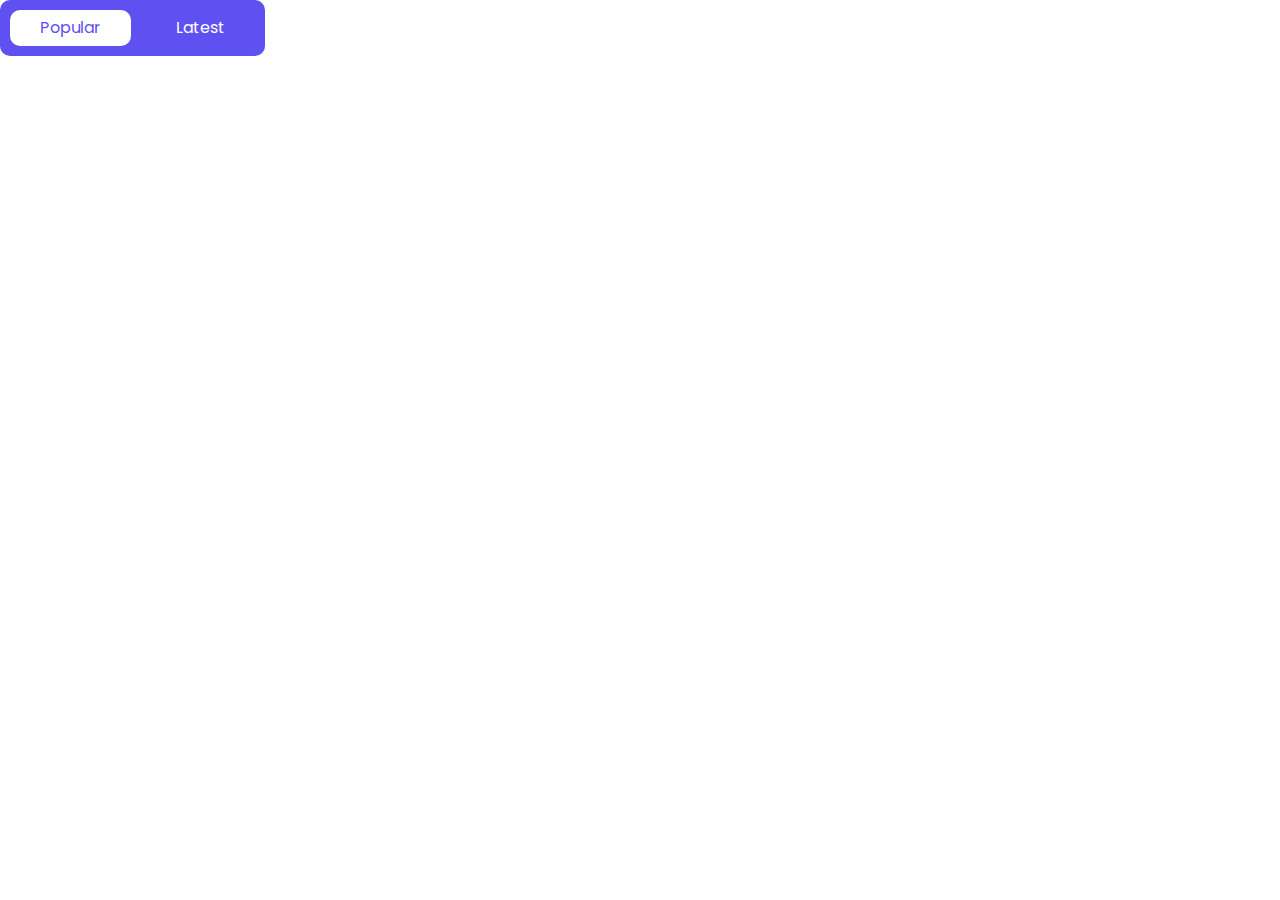
<file: test.html>
<!DOCTYPE html>
<html lang="en">
  <head>
    <meta charset="UTF-8" />
    <meta http-equiv="X-UA-Compatible" content="IE=edge" />
    <meta name="viewport" content="width=device-width, initial-scale=1.0" />
    <title></title>
    <link rel="preconnect" href="https://fonts.gstatic.com" />
    <link
      href="https://fonts.googleapis.com/css2?family=Poppins:wght@400;600&display=swap"
      rel="stylesheet"
    />
    <link
      rel="stylesheet"
      href="https://cdnjs.cloudflare.com/ajax/libs/font-awesome/4.7.0/css/font-awesome.min.css"
      integrity="sha512-SfTiTlX6kk+qitfevl/7LibUOeJWlt9rbyDn92a1DqWOw9vWG2MFoays0sgObmWazO5BQPiFucnnEAjpAB+/Sw=="
      crossorigin="anonymous"
    />
<!-- Please copy styles from <style></style> to your file styles -->
    <!-- reset css -->
    <style>
      html,
      body,
      div,
      span,
      applet,
      object,
      iframe,
      h1,
      h2,
      h3,
      h4,
      h5,
      h6,
      p,
      blockquote,
      pre,
      a,
      abbr,
      acronym,
      address,
      big,
      cite,
      code,
      del,
      dfn,
      em,
      img,
      ins,
      kbd,
      q,
      s,
      samp,
      small,
      strike,
      strong,
      sub,
      sup,
      tt,
      var,
      b,
      u,
      i,
      center,
      dl,
      dt,
      dd,
      ol,
      ul,
      li,
      fieldset,
      form,
      label,
      legend,
      table,
      caption,
      tbody,
      tfoot,
      thead,
      tr,
      th,
      td,
      article,
      aside,
      canvas,
      details,
      embed,
      figure,
      figcaption,
      footer,
      header,
      hgroup,
      menu,
      nav,
      output,
      ruby,
      section,
      summary,
      time,
      mark,
      audio,
      video {
        margin: 0;
        padding: 0;
        border: 0;
        font-size: 100%;
        font: inherit;
        vertical-align: baseline;
      }
      /* HTML5 display-role reset for older browsers */
      article,
      aside,
      details,
      figcaption,
      figure,
      footer,
      header,
      hgroup,
      menu,
      nav,
      section {
        display: block;
      }
      body {
        line-height: 1;
      }
      ol,
      ul {
        list-style: none;
      }
      blockquote,
      q {
        quotes: none;
      }
      blockquote:before,
      blockquote:after,
      q:before,
      q:after {
        content: "";
        content: none;
      }
      table {
        border-collapse: collapse;
        border-spacing: 0;
      }
    </style>
    <!-- base style -->
    <style>
      *,
      *:before,
      *:after {
        box-sizing: border-box;
      }
      /* using rem unit */
      html {
        font-size: 62.5%;
      }
      a {
        text-decoration: none;
      }
      img {
        display: block;
        max-width: 100%;
      }
      body {
        font-family: "Poppins", sans-serif;
        font-size: 16px;
        line-height: 1;
      }
      input,
      button,
      textarea,
      select {
        outline: none;
        font-family: "Poppins", sans-serif;
        font-size: 16px;
        line-height: 1;
      }
      input {
        line-height: normal;
      }
      button {
        cursor: pointer;
      }
    </style>
  </head>
  <body>
    <style>
      * {
        /* Base setting, you can remove */
        box-sizing: border-box;
        font-family: "Poppins", sans-serif;
        font-size: 14px;
      }
      .tab1 {
        --ui-background: #5f50f1;
        display: inline-flex;
        padding: 10px;
        background-color: var(--ui-background);
        border-radius: 10px;
      }
      .tab1 .tab-item {
        display: inline-block;
        padding: 10px 30px;
        color: white;
        cursor: pointer;
        white-space: nowrap;
        border-radius: inherit;
        transition: all 0.2s linear;
      }
      .tab1 .tab-item + .tab-item {
        margin-left: 15px;
      }
      .tab1 .tab-item.is-active {
        background-color: white;
        color: var(--ui-background);
      }
    </style>
    <div class="tab1">
      <div class="tab-item is-active">Popular</div>
      <div class="tab-item">Latest</div>
    </div>
  </body>
</html>
</file>
<file: assets/css/main.css>
html {
  line-height: 1.15;
  -webkit-text-size-adjust: 100%;
}

body {
  margin: 0;
}

main {
  display: block;
}

h1 {
  font-size: 2em;
  margin: .67em 0;
}

hr {
  -webkit-box-sizing: content-box;
          box-sizing: content-box;
  height: 0;
  overflow: visible;
}

pre {
  font-family: monospace,monospace;
  font-size: 1em;
}

a {
  background-color: transparent;
}

abbr[title] {
  border-bottom: none;
  text-decoration: underline;
  -webkit-text-decoration: underline dotted;
          text-decoration: underline dotted;
}

b, strong {
  font-weight: bolder;
}

code, kbd, samp {
  font-family: monospace,monospace;
  font-size: 1em;
}

small {
  font-size: 80%;
}

sub, sup {
  font-size: 75%;
  line-height: 0;
  position: relative;
  vertical-align: baseline;
}

sub {
  bottom: -.25em;
}

sup {
  top: -.5em;
}

img {
  border-style: none;
}

button, input, optgroup, select, textarea {
  font-family: inherit;
  font-size: 100%;
  line-height: 1.15;
  margin: 0;
}

button, input {
  overflow: visible;
}

button, select {
  text-transform: none;
}

[type=button], [type=reset], [type=submit], button {
  -webkit-appearance: button;
}

[type=button]::-moz-focus-inner, [type=reset]::-moz-focus-inner, [type=submit]::-moz-focus-inner, button::-moz-focus-inner {
  border-style: none;
  padding: 0;
}

[type=button]:-moz-focusring, [type=reset]:-moz-focusring, [type=submit]:-moz-focusring, button:-moz-focusring {
  outline: 1px dotted ButtonText;
}

fieldset {
  padding: .35em .75em .625em;
}

legend {
  -webkit-box-sizing: border-box;
          box-sizing: border-box;
  color: inherit;
  display: table;
  max-width: 100%;
  padding: 0;
  white-space: normal;
}

progress {
  vertical-align: baseline;
}

textarea {
  overflow: auto;
}

[type=checkbox], [type=radio] {
  -webkit-box-sizing: border-box;
          box-sizing: border-box;
  padding: 0;
}

[type=number]::-webkit-inner-spin-button, [type=number]::-webkit-outer-spin-button {
  height: auto;
}

[type=search] {
  -webkit-appearance: textfield;
  outline-offset: -2px;
}

[type=search]::-webkit-search-decoration {
  -webkit-appearance: none;
}

::-webkit-file-upload-button {
  -webkit-appearance: button;
  font: inherit;
}

details {
  display: block;
}

summary {
  display: list-item;
}

template {
  display: none;
}

[hidden] {
  display: none;
}

* {
  -webkit-box-sizing: inherit;
          box-sizing: inherit;
  padding: 0;
  margin: 0;
}

html {
  font-size: 62.5%;
  line-height: 1.6;
  font-family: 'Roboto', sans-serif;
  -webkit-box-sizing: border-box;
          box-sizing: border-box;
}

ul {
  list-style: none;
}

a {
  text-decoration: none;
}

.section {
  padding: 60px 0;
}

.grid {
  width: 100%;
  display: block;
  padding: 0;
}

.grid.wide {
  max-width: 1400px;
  margin: 0 auto;
}

.row {
  display: -webkit-box;
  display: -ms-flexbox;
  display: flex;
  -ms-flex-wrap: wrap;
      flex-wrap: wrap;
  margin-left: -4px;
  margin-right: -4px;
}

.row.no-gutters {
  margin-left: 0;
  margin-right: 0;
}

.col {
  padding-left: 4px;
  padding-right: 4px;
}

.row.no-gutters .col {
  padding-left: 0;
  padding-right: 0;
}

.c-0 {
  display: none;
}

.c-1 {
  -webkit-box-flex: 0;
      -ms-flex: 0 0 8.33333%;
          flex: 0 0 8.33333%;
  max-width: 8.33333%;
}

.c-2 {
  -webkit-box-flex: 0;
      -ms-flex: 0 0 16.66667%;
          flex: 0 0 16.66667%;
  max-width: 16.66667%;
}

.c-2-4 {
  -webkit-box-flex: 0;
      -ms-flex: 0 0 24%;
          flex: 0 0 24%;
  max-width: 24%;
}

.c-3 {
  -webkit-box-flex: 0;
      -ms-flex: 0 0 25%;
          flex: 0 0 25%;
  max-width: 25%;
}

.c-4 {
  -webkit-box-flex: 0;
      -ms-flex: 0 0 33.33333%;
          flex: 0 0 33.33333%;
  max-width: 33.33333%;
}

.c-5 {
  -webkit-box-flex: 0;
      -ms-flex: 0 0 41.66667%;
          flex: 0 0 41.66667%;
  max-width: 41.66667%;
}

.c-6 {
  -webkit-box-flex: 0;
      -ms-flex: 0 0 50%;
          flex: 0 0 50%;
  max-width: 50%;
}

.c-7 {
  -webkit-box-flex: 0;
      -ms-flex: 0 0 58.33333%;
          flex: 0 0 58.33333%;
  max-width: 58.33333%;
}

.c-8 {
  -webkit-box-flex: 0;
      -ms-flex: 0 0 66.66667%;
          flex: 0 0 66.66667%;
  max-width: 66.66667%;
}

.c-9 {
  -webkit-box-flex: 0;
      -ms-flex: 0 0 75%;
          flex: 0 0 75%;
  max-width: 75%;
}

.c-10 {
  -webkit-box-flex: 0;
      -ms-flex: 0 0 83.33333%;
          flex: 0 0 83.33333%;
  max-width: 83.33333%;
}

.c-11 {
  -webkit-box-flex: 0;
      -ms-flex: 0 0 91.66667%;
          flex: 0 0 91.66667%;
  max-width: 91.66667%;
}

.c-12 {
  -webkit-box-flex: 0;
      -ms-flex: 0 0 100%;
          flex: 0 0 100%;
  max-width: 100%;
}

.c-o-1 {
  margin-left: 8.33333%;
}

.c-o-2 {
  margin-left: 16.66667%;
}

.c-o-3 {
  margin-left: 25%;
}

.c-o-4 {
  margin-left: 33.33333%;
}

.c-o-5 {
  margin-left: 41.66667%;
}

.c-o-6 {
  margin-left: 50%;
}

.c-o-7 {
  margin-left: 58.33333%;
}

.c-o-8 {
  margin-left: 66.66667%;
}

.c-o-9 {
  margin-left: 75%;
}

.c-o-10 {
  margin-left: 83.33333%;
}

.c-o-11 {
  margin-left: 91.66667%;
}

/* >= Tablet */
@media (min-width: 740px) {
  .row {
    margin-left: -8px;
    margin-right: -8px;
  }
  .col {
    padding-left: 8px;
    padding-right: 8px;
  }
  .m-0 {
    display: none;
  }
  .m-1,
  .m-2,
  .m-3,
  .m-4,
  .m-5,
  .m-6,
  .m-7,
  .m-8,
  .m-9,
  .m-10,
  .m-11,
  .m-12 {
    display: block;
  }
  .m-1 {
    -webkit-box-flex: 0;
        -ms-flex: 0 0 8.33333%;
            flex: 0 0 8.33333%;
    max-width: 8.33333%;
  }
  .m-2 {
    -webkit-box-flex: 0;
        -ms-flex: 0 0 16.66667%;
            flex: 0 0 16.66667%;
    max-width: 16.66667%;
  }
  .m-2-4 {
    -webkit-box-flex: 0;
        -ms-flex: 0 0 24%;
            flex: 0 0 24%;
    max-width: 24%;
  }
  .m-3 {
    -webkit-box-flex: 0;
        -ms-flex: 0 0 25%;
            flex: 0 0 25%;
    max-width: 25%;
  }
  .m-4 {
    -webkit-box-flex: 0;
        -ms-flex: 0 0 33.33333%;
            flex: 0 0 33.33333%;
    max-width: 33.33333%;
  }
  .m-5 {
    -webkit-box-flex: 0;
        -ms-flex: 0 0 41.66667%;
            flex: 0 0 41.66667%;
    max-width: 41.66667%;
  }
  .m-6 {
    -webkit-box-flex: 0;
        -ms-flex: 0 0 50%;
            flex: 0 0 50%;
    max-width: 50%;
  }
  .m-7 {
    -webkit-box-flex: 0;
        -ms-flex: 0 0 58.33333%;
            flex: 0 0 58.33333%;
    max-width: 58.33333%;
  }
  .m-8 {
    -webkit-box-flex: 0;
        -ms-flex: 0 0 66.66667%;
            flex: 0 0 66.66667%;
    max-width: 66.66667%;
  }
  .m-9 {
    -webkit-box-flex: 0;
        -ms-flex: 0 0 75%;
            flex: 0 0 75%;
    max-width: 75%;
  }
  .m-10 {
    -webkit-box-flex: 0;
        -ms-flex: 0 0 83.33333%;
            flex: 0 0 83.33333%;
    max-width: 83.33333%;
  }
  .m-11 {
    -webkit-box-flex: 0;
        -ms-flex: 0 0 91.66667%;
            flex: 0 0 91.66667%;
    max-width: 91.66667%;
  }
  .m-12 {
    -webkit-box-flex: 0;
        -ms-flex: 0 0 100%;
            flex: 0 0 100%;
    max-width: 100%;
  }
  .m-o-1 {
    margin-left: 8.33333%;
  }
  .m-o-2 {
    margin-left: 16.66667%;
  }
  .m-o-3 {
    margin-left: 25%;
  }
  .m-o-4 {
    margin-left: 33.33333%;
  }
  .m-o-5 {
    margin-left: 41.66667%;
  }
  .m-o-6 {
    margin-left: 50%;
  }
  .m-o-7 {
    margin-left: 58.33333%;
  }
  .m-o-8 {
    margin-left: 66.66667%;
  }
  .m-o-9 {
    margin-left: 75%;
  }
  .m-o-10 {
    margin-left: 83.33333%;
  }
  .m-o-11 {
    margin-left: 91.66667%;
  }
}

/* PC medium resolution > */
@media (min-width: 1113px) {
  .row {
    margin-left: -12px;
    margin-right: -12px;
  }
  .row.sm-gutter {
    margin-left: -5px;
    margin-right: -5px;
  }
  .col {
    padding-left: 12px;
    padding-right: 12px;
  }
  .row.sm-gutter .col {
    padding-left: 5px;
    padding-right: 5px;
  }
  .l-0 {
    display: none;
  }
  .l-1,
  .l-2,
  .l-2-4,
  .l-3,
  .l-4,
  .l-5,
  .l-6,
  .l-7,
  .l-8,
  .l-9,
  .l-10,
  .l-11,
  .l-12 {
    display: block;
  }
  .l-1 {
    -webkit-box-flex: 0;
        -ms-flex: 0 0 8.33333%;
            flex: 0 0 8.33333%;
    max-width: 8.33333%;
  }
  .l-2 {
    -webkit-box-flex: 0;
        -ms-flex: 0 0 16.66667%;
            flex: 0 0 16.66667%;
    max-width: 16.66667%;
  }
  .l-2-4 {
    -webkit-box-flex: 0;
        -ms-flex: 0 0 20%;
            flex: 0 0 20%;
    max-width: 20%;
  }
  .l-3 {
    -webkit-box-flex: 0;
        -ms-flex: 0 0 25%;
            flex: 0 0 25%;
    max-width: 25%;
  }
  .l-4 {
    -webkit-box-flex: 0;
        -ms-flex: 0 0 33.33333%;
            flex: 0 0 33.33333%;
    max-width: 33.33333%;
  }
  .l-5 {
    -webkit-box-flex: 0;
        -ms-flex: 0 0 41.66667%;
            flex: 0 0 41.66667%;
    max-width: 41.66667%;
  }
  .l-6 {
    -webkit-box-flex: 0;
        -ms-flex: 0 0 50%;
            flex: 0 0 50%;
    max-width: 50%;
  }
  .l-7 {
    -webkit-box-flex: 0;
        -ms-flex: 0 0 58.33333%;
            flex: 0 0 58.33333%;
    max-width: 58.33333%;
  }
  .l-8 {
    -webkit-box-flex: 0;
        -ms-flex: 0 0 66.66667%;
            flex: 0 0 66.66667%;
    max-width: 66.66667%;
  }
  .l-9 {
    -webkit-box-flex: 0;
        -ms-flex: 0 0 75%;
            flex: 0 0 75%;
    max-width: 75%;
  }
  .l-10 {
    -webkit-box-flex: 0;
        -ms-flex: 0 0 83.33333%;
            flex: 0 0 83.33333%;
    max-width: 83.33333%;
  }
  .l-11 {
    -webkit-box-flex: 0;
        -ms-flex: 0 0 91.66667%;
            flex: 0 0 91.66667%;
    max-width: 91.66667%;
  }
  .l-12 {
    -webkit-box-flex: 0;
        -ms-flex: 0 0 100%;
            flex: 0 0 100%;
    max-width: 100%;
  }
  .l-o-1 {
    margin-left: 8.33333%;
  }
  .l-o-2 {
    margin-left: 16.66667%;
  }
  .l-o-3 {
    margin-left: 25%;
  }
  .l-o-4 {
    margin-left: 33.33333%;
  }
  .l-o-5 {
    margin-left: 41.66667%;
  }
  .l-o-6 {
    margin-left: 50%;
  }
  .l-o-7 {
    margin-left: 58.33333%;
  }
  .l-o-8 {
    margin-left: 66.66667%;
  }
  .l-o-9 {
    margin-left: 75%;
  }
  .l-o-10 {
    margin-left: 83.33333%;
  }
  .l-o-11 {
    margin-left: 91.66667%;
  }
}

/* Tablet - PC low resolution */
@media (min-width: 740px) and (max-width: 1023px) {
  .wide {
    width: 644px;
  }
}

/* > PC low resolution */
@media (min-width: 1024px) and (max-width: 1239px) {
  .wide {
    width: 984px;
  }
  .wide .row {
    margin-left: -12px;
    margin-right: -12px;
  }
  .wide .row.sm-gutter {
    margin-left: -5px;
    margin-right: -5px;
  }
  .wide .col {
    padding-left: 12px;
    padding-right: 12px;
  }
  .wide .row.sm-gutter .col {
    padding-left: 5px;
    padding-right: 5px;
  }
  .wide .l-0 {
    display: none;
  }
  .wide .l-1,
  .wide .l-2,
  .wide .l-2-4,
  .wide .l-3,
  .wide .l-4,
  .wide .l-5,
  .wide .l-6,
  .wide .l-7,
  .wide .l-8,
  .wide .l-9,
  .wide .l-10,
  .wide .l-11,
  .wide .l-12 {
    display: block;
  }
  .wide .l-1 {
    -webkit-box-flex: 0;
        -ms-flex: 0 0 8.33333%;
            flex: 0 0 8.33333%;
    max-width: 8.33333%;
  }
  .wide .l-2 {
    -webkit-box-flex: 0;
        -ms-flex: 0 0 16.66667%;
            flex: 0 0 16.66667%;
    max-width: 16.66667%;
  }
  .wide .l-2-4 {
    -webkit-box-flex: 0;
        -ms-flex: 0 0 20%;
            flex: 0 0 20%;
    max-width: 20%;
  }
  .wide .l-3 {
    -webkit-box-flex: 0;
        -ms-flex: 0 0 25%;
            flex: 0 0 25%;
    max-width: 25%;
  }
  .wide .l-4 {
    -webkit-box-flex: 0;
        -ms-flex: 0 0 33.33333%;
            flex: 0 0 33.33333%;
    max-width: 33.33333%;
  }
  .wide .l-5 {
    -webkit-box-flex: 0;
        -ms-flex: 0 0 41.66667%;
            flex: 0 0 41.66667%;
    max-width: 41.66667%;
  }
  .wide .l-6 {
    -webkit-box-flex: 0;
        -ms-flex: 0 0 50%;
            flex: 0 0 50%;
    max-width: 50%;
  }
  .wide .l-7 {
    -webkit-box-flex: 0;
        -ms-flex: 0 0 58.33333%;
            flex: 0 0 58.33333%;
    max-width: 58.33333%;
  }
  .wide .l-8 {
    -webkit-box-flex: 0;
        -ms-flex: 0 0 66.66667%;
            flex: 0 0 66.66667%;
    max-width: 66.66667%;
  }
  .wide .l-9 {
    -webkit-box-flex: 0;
        -ms-flex: 0 0 75%;
            flex: 0 0 75%;
    max-width: 75%;
  }
  .wide .l-10 {
    -webkit-box-flex: 0;
        -ms-flex: 0 0 83.33333%;
            flex: 0 0 83.33333%;
    max-width: 83.33333%;
  }
  .wide .l-11 {
    -webkit-box-flex: 0;
        -ms-flex: 0 0 91.66667%;
            flex: 0 0 91.66667%;
    max-width: 91.66667%;
  }
  .wide .l-12 {
    -webkit-box-flex: 0;
        -ms-flex: 0 0 100%;
            flex: 0 0 100%;
    max-width: 100%;
  }
  .wide .l-o-1 {
    margin-left: 8.33333%;
  }
  .wide .l-o-2 {
    margin-left: 16.66667%;
  }
  .wide .l-o-3 {
    margin-left: 25%;
  }
  .wide .l-o-4 {
    margin-left: 33.33333%;
  }
  .wide .l-o-5 {
    margin-left: 41.66667%;
  }
  .wide .l-o-6 {
    margin-left: 50%;
  }
  .wide .l-o-7 {
    margin-left: 58.33333%;
  }
  .wide .l-o-8 {
    margin-left: 66.66667%;
  }
  .wide .l-o-9 {
    margin-left: 75%;
  }
  .wide .l-o-10 {
    margin-left: 83.33333%;
  }
  .wide .l-o-11 {
    margin-left: 91.66667%;
  }
}

.owl-carousel .owl-dots.disabled, .owl-carousel .owl-nav.disabled {
  display: block;
}

.owl-theme .owl-nav [class*=owl-] {
  -webkit-transition: all 0.4s;
  transition: all 0.4s;
}

.owl-theme .owl-nav [class*=owl-]:hover {
  background: #FAD20B;
  color: #67758D;
}

.owl-carousel .owl-nav button.owl-next, .owl-carousel .owl-nav button.owl-prev, .owl-carousel button.owl-dot {
  width: 50px;
  height: 50px;
  background: #fff;
  border-radius: 50%;
  position: absolute;
  color: #67758D;
  -webkit-box-shadow: 0px 0px 4px 1px rgba(0, 0, 0, 0.1);
          box-shadow: 0px 0px 4px 1px rgba(0, 0, 0, 0.1);
  overflow: hidden;
}

.owl-carousel .owl-nav button.owl-prev {
  left: -60px;
  top: 50%;
  -webkit-transform: translateY(-50%);
          transform: translateY(-50%);
}

.owl-carousel .owl-nav span {
  display: -webkit-box;
  display: -ms-flexbox;
  display: flex;
  -webkit-box-pack: center;
      -ms-flex-pack: center;
          justify-content: center;
  font-size: 3.5rem;
  line-height: 50px;
  text-align: center;
}

.owl-carousel .owl-nav button.owl-next {
  right: -60px;
  top: 50%;
  -webkit-transform: translateY(-50%);
          transform: translateY(-50%);
}

#header {
  -webkit-box-shadow: 1px 1px 3px rgba(0, 0, 0, 0.1);
          box-shadow: 1px 1px 3px rgba(0, 0, 0, 0.1);
}

.header {
  height: 65px;
  margin: auto;
  display: -webkit-box;
  display: -ms-flexbox;
  display: flex;
  -webkit-box-align: center;
      -ms-flex-align: center;
          align-items: center;
  -webkit-box-pack: justify;
      -ms-flex-pack: justify;
          justify-content: space-between;
}

.header__nav {
  display: -webkit-box;
  display: -ms-flexbox;
  display: flex;
  -webkit-box-align: center;
      -ms-flex-align: center;
          align-items: center;
}

.header__nav-logo {
  margin-right: 8px;
}

.header__nav-logo img {
  height: 40px;
}

.header__nav-list .header__nav-item {
  display: inline;
  padding: 24px 16px;
}

.header__nav-list .header__nav-item .header__nav-link {
  font-size: 1.5rem;
  color: #363636;
  font-weight: 600;
  top: 0;
  position: relative;
}

.header__nav-list .header__nav-item .header__nav-link:hover {
  top: -1px;
}

.header__nav-list .header__nav-active {
  border-top: 4px solid #FAD20B;
}

.header__right {
  display: -webkit-box;
  display: -ms-flexbox;
  display: flex;
  -webkit-box-align: center;
      -ms-flex-align: center;
          align-items: center;
}

.header__right-search {
  position: relative;
}

.header__right-search .header__right-input {
  width: 300px;
  height: 40px;
  border-radius: 30px;
  background-color: #EAF0F7;
  border: none;
  outline: 0;
  padding: 0 20px;
  font-size: 1.4rem;
  position: relative;
  z-index: 2;
}

.header__right-search .header__right-input:focus ~ .header__right-search-suggest {
  display: block;
}

.header__right-search .header__right-icon {
  position: absolute;
  right: 16px;
  top: 50%;
  -webkit-transform: translateY(-50%);
          transform: translateY(-50%);
  color: rgba(27, 27, 27, 0.45);
  display: -webkit-box;
  display: -ms-flexbox;
  display: flex;
  z-index: 3;
}

.header__right-search .header__right-search-suggest {
  display: none;
  position: absolute;
  width: 100%;
  background: #fff;
  padding: 20px;
  top: 26px;
  z-index: 1;
  -webkit-box-shadow: 1px 1px 4px rgba(0, 0, 0, 0.3);
          box-shadow: 1px 1px 4px rgba(0, 0, 0, 0.3);
}

.header__right-search .header__right-search-suggest .search__suggest-heading {
  font-size: 1.4rem;
  margin: 4px 0;
  color: #67758D;
}

.header__right-search .header__right-search-suggest .search__suggest-list .search__suggest-item {
  display: inline-block;
  margin: 4px;
}

.header__right-search .header__right-search-suggest .search__suggest-list .search__suggest-item .search__suggest-link {
  font-size: 1.3rem;
  color: #67758D;
  background: #F6F9FC;
  border: 1px solid #EAF0F7;
  padding: 1px 4px;
}

.header__right-lang {
  display: -webkit-box;
  display: -ms-flexbox;
  display: flex;
  -webkit-box-align: center;
      -ms-flex-align: center;
          align-items: center;
  width: 100px;
  height: 32px;
  padding: 0 8px;
  margin: 0 12px 0 20px;
  border-radius: 5px;
  border: 1px solid rgba(0, 0, 0, 0.1);
  -ms-flex-pack: distribute;
      justify-content: space-around;
}

.header__right-lang .header__right-iconLang {
  border-radius: 50%;
  width: 20px;
}

.header__right-lang .header__right-langText {
  font-size: 1.5rem;
  color: rgba(0, 0, 0, 0.5);
  margin: 0 12px;
}

.header__right-lang .header__right-langIcon {
  display: -webkit-box;
  display: -ms-flexbox;
  display: flex;
  color: rgba(0, 0, 0, 0.5);
}

.header__right-login {
  font-size: 1.5rem;
  margin-right: 12px;
  font-weight: 600;
  color: #363636;
}

.header__right-login:hover {
  text-decoration: underline;
}

.footer__content {
  padding: 60px 0;
}

.footer__content-item .footer__content-heading {
  font-size: 1.4rem;
  margin-bottom: 12px;
}

.footer__content-item .footer__nav-list {
  list-style: none;
}

.footer__content-item .footer__nav-item {
  padding: 8px 0;
}

.footer__content-item .footer__nav-link {
  -webkit-box-align: center;
      -ms-flex-align: center;
          align-items: center;
  display: -webkit-box;
  display: -ms-flexbox;
  display: flex;
  font-size: 1.4rem;
  color: #67758D;
  font-weight: 500;
}

.footer__content-item .footer__nav-img {
  width: 24px;
  margin-right: 12px;
}

.footer .footer__copyright {
  font-size: 1.4rem;
  color: #67758D;
  text-align: center;
  padding: 24px 0;
  border-top: 1px solid rgba(0, 0, 0, 0.2);
}

.recommended {
  background: url("../../assets/img/topic-recommend-bg.png");
  background-repeat: no-repeat;
  background-size: cover;
  padding: 60px 0;
}

.recommended__content {
  text-align: center;
}

.recommended__content-heading {
  color: #fff;
  font-size: 4rem;
}

.recommended__content-text {
  color: #fff;
  font-size: 1.6rem;
}

.recommended__list .recommended__item {
  background: #fff;
  border-radius: 10px;
  display: -webkit-box;
  display: -ms-flexbox;
  display: flex;
  padding: 30px 16px;
  -webkit-box-pack: justify;
      -ms-flex-pack: justify;
          justify-content: space-between;
  -webkit-box-align: center;
      -ms-flex-align: center;
          align-items: center;
  margin-top: 24px;
  position: relative;
}

.recommended__list .recommended__item:hover::after {
  width: 90%;
}

.recommended__list .recommended__item::after {
  content: "";
  width: 0;
  height: 4px;
  background: #FAD20B;
  display: block;
  position: absolute;
  bottom: 20px;
  left: 16px;
  -webkit-transition: width 0.3s;
  transition: width 0.3s;
}

.recommended__list .recommended__item:hover .recommended__item-text {
  left: 4px;
}

.recommended__list .recommended__item-text {
  text-align: left;
  position: relative;
  left: 0;
  -webkit-transition: left 0.3s;
  transition: left 0.3s;
}

.recommended__list .recommended__item-text .recommended__item-heding {
  font-size: 16px;
  color: #363636;
}

.recommended__list .recommended__item-text .recommended__item-khoaHoc {
  font-size: 1.4rem;
  color: #363636;
}

.recommended__list .recommended__item-img {
  display: -webkit-box;
  display: -ms-flexbox;
  display: flex;
}

.recommended__list .recommended__item-img img {
  width: 40px;
}

.popular__courses-heading {
  font-size: 4rem;
  margin-bottom: 40px;
}

.popular__courses .popular__card {
  border: 1px solid rgba(0, 0, 0, 0.1);
  border-radius: 8px;
  overflow: hidden;
  -webkit-box-shadow: 1px 1px 3px rgba(0, 0, 0, 0.1);
          box-shadow: 1px 1px 3px rgba(0, 0, 0, 0.1);
  margin-top: 28px;
  position: relative;
  top: 0;
  -webkit-transition: all 0.2s;
  transition: all 0.2s;
}

.popular__courses .popular__card:hover {
  top: -4px;
}

.popular__courses .popular__card img {
  width: 100%;
}

.popular__courses .popular__card-content .popular__card-heading {
  font-size: 18px;
  color: #363636;
  margin: 20px 0;
  padding: 0 12px;
  min-height: 56px;
}

.popular__courses .popular__card-content .popular__card-heading:hover {
  color: #FAD20B;
}

.popular__courses .popular__card-content .popular__card-footer {
  border-top: 1px solid rgba(0, 0, 0, 0.1);
  padding: 12px;
  display: -webkit-box;
  display: -ms-flexbox;
  display: flex;
  -webkit-box-pack: justify;
      -ms-flex-pack: justify;
          justify-content: space-between;
  -webkit-box-align: center;
      -ms-flex-align: center;
          align-items: center;
}

.popular__courses .popular__card-content .popular__card-footer .popular__card-count-text {
  font-size: 1.4rem;
  color: #67758D;
}

.popular__courses .popular__card-content .popular__card-footer .popular__card-count-icon {
  color: #FAD20B;
  margin-right: 4px;
}

.popular__courses .popular__card-content .popular__card-footer .popular__card-count-icon svg {
  width: 14px;
}

.newest {
  background: #f9f9f9;
  padding: 60px 0;
}

.newest__heading {
  font-size: 4rem;
  margin-bottom: 40px;
}

.newest__carousel .newest__card {
  border: 1px solid rgba(0, 0, 0, 0.1);
  border-radius: 8px;
  overflow: hidden;
  -webkit-box-shadow: 1px 1px 3px rgba(0, 0, 0, 0.1);
          box-shadow: 1px 1px 3px rgba(0, 0, 0, 0.1);
}

.newest__carousel .newest__card img {
  width: 100%;
}

.newest__carousel .newest__card-content .newest__card-heading {
  font-size: 18px;
  color: #363636;
  margin: 20px 0;
  padding: 0 12px;
  min-height: 56px;
}

.newest__carousel .newest__card-content .newest__card-heading:hover {
  color: #FAD20B;
}

.newest__carousel .newest__card-content .newest__card-footer {
  border-top: 1px solid rgba(0, 0, 0, 0.1);
  padding: 12px;
  display: -webkit-box;
  display: -ms-flexbox;
  display: flex;
  -webkit-box-pack: justify;
      -ms-flex-pack: justify;
          justify-content: space-between;
  -webkit-box-align: center;
      -ms-flex-align: center;
          align-items: center;
}

.newest__carousel .newest__card-content .newest__card-footer .newest__card-count-text {
  font-size: 1.4rem;
  color: #67758D;
}

.newest__carousel .newest__card-content .newest__card-footer .newest__card-count-icon {
  color: #FAD20B;
  margin-right: 4px;
}

.newest__carousel .newest__card-content .newest__card-footer .newest__card-count-icon svg {
  width: 14px;
}

.timeline__right {
  padding: 100px 260px 100px 100px;
  position: relative;
}

.timeline__right-heading {
  font-size: 4rem;
  font-weight: 700;
  text-align: center;
  margin-bottom: 24px;
}

.timeline__right-item {
  display: -webkit-box;
  display: -ms-flexbox;
  display: flex;
  -webkit-box-align: self-start;
      -ms-flex-align: self-start;
          align-items: self-start;
  margin-bottom: 42px;
  position: relative;
}

.timeline__right-item .timeline__right-out {
  display: inline-block;
  padding: 2px;
  border: 4px solid #FAD20B;
  border-radius: 50%;
}

.timeline__right-item .timeline__right-out .timeline__right-num {
  font-size: 2rem;
  font-weight: 600;
  display: inline-block;
  width: 36px;
  height: 36px;
  text-align: center;
  line-height: 36px;
  background: #FAD20B;
  border-radius: 50%;
}

.timeline__right-item .timeline__right-content {
  margin-left: 24px;
}

.timeline__right-item .timeline__right-content-heading {
  font-size: 2.2rem;
}

.timeline__right-item .timeline__right-content-text {
  font-size: 1.6rem;
  margin: 12px 0;
}

.timeline__right-item .timeline__tail {
  position: absolute;
  top: 50px;
  left: 20px;
}

.timeline__right .timeline__right-img {
  position: absolute;
  bottom: 0;
  right: 0;
  z-index: -1;
}

.popularRoadmaps {
  padding: 60px 0;
  background: #EAF0F7;
}

.popularRoadmaps__content .popularRoadmaps__heading {
  font-size: 40px;
  text-align: center;
  margin-bottom: 60px;
}

.popularRoadmaps__content .popularRoadmaps__list .popularRoadmaps__item {
  position: relative;
  display: -webkit-box;
  display: -ms-flexbox;
  display: flex;
  -webkit-box-pack: center;
      -ms-flex-pack: center;
          justify-content: center;
  -webkit-box-align: center;
      -ms-flex-align: center;
          align-items: center;
}

.popularRoadmaps__content .popularRoadmaps__list .popularRoadmaps__item-img {
  width: 100%;
  border-radius: 8px;
}

.popularRoadmaps__content .popularRoadmaps__list .popularRoadmaps__item-text {
  position: absolute;
  color: #fff;
  font-size: 2rem;
  font-weight: 500;
}

.popularRoadmaps__content .popularRoadmaps__list .popularRoadmaps__item-text:hover {
  color: #FAD20B;
}

.learningPath {
  padding: 90px 0;
  text-align: center;
  position: relative;
  border-bottom: 2px solid rgba(0, 0, 0, 0.1);
}

.learningPath__logo {
  height: 40px;
}

.learningPath__heading {
  font-size: 4rem;
  margin-top: 50px;
}

.learningPath__text {
  margin: 15px 0 40px 0;
  font-size: 1.6rem;
}

.learningPath__img {
  position: absolute;
  bottom: 0;
  right: 0;
}

.courses__list {
  background: #f9f9f9;
}

.slide__courses {
  background: url("../../assets/img/banner-course-detail.png");
  background-repeat: no-repeat;
  background-size: cover;
}

.slide__courses .breadcrumb {
  border-bottom: 1px solid #2D4882;
}

.slide__courses-breadcrumb .breadcrumb-item {
  font-size: 1.5rem;
  color: #EAF0F7;
  padding: 12px 0;
  display: inline-block;
}

.slide__courses-breadcrumb .breadcrumb-link {
  font-size: 1.5rem;
  color: #EAF0F7;
}

.slide__courses .slide__courses-heading {
  font-size: 48px;
  color: #fff;
  font-weight: 800;
  padding: 30px 0;
}

.courses__list-left {
  border: 1px solid #dee5ef;
  padding: 24px 0;
  border-radius: 8px;
  background: #fff;
}

.courses__left-search {
  position: relative;
  padding: 0 24px;
}

.courses__left-search .courses__left-input {
  height: 40px;
  border-radius: 30px;
  background-color: #EAF0F7;
  border: none;
  outline: 0;
  padding: 0 20px;
  font-size: 1.4rem;
  width: 100%;
}

.courses__left-search .courses__left-icon {
  position: absolute;
  right: 35px;
  top: 50%;
  -webkit-transform: translateY(-50%);
          transform: translateY(-50%);
  color: rgba(27, 27, 27, 0.45);
  display: -webkit-box;
  display: -ms-flexbox;
  display: flex;
  cursor: pointer;
}

.courses__left-search-suggest {
  display: block;
  width: 100%;
  background: #fff;
  padding: 20px;
  border-bottom: 1px solid #EAF0F7;
}

.courses__left-search-suggest .search__suggest-list .search__suggest-item {
  display: inline-block;
  margin: 4px;
}

.courses__left-search-suggest .search__suggest-list .search__suggest-item .search__suggest-link {
  font-size: 1.3rem;
  color: #67758D;
  background: #F6F9FC;
  border: 1px solid #EAF0F7;
  padding: 1px 4px;
}

.courses__list-left-category {
  padding: 24px;
}

.courses__list-left-category .courses__list-heading {
  font-size: 1.8rem;
  padding-bottom: 16px;
  border-bottom: 1px solid #EAF0F7;
}

.courses__list-left-category .right__nav {
  margin-top: 20px;
}

.courses__list-left-category .right__nav .right__nav-list .right__nav-item {
  margin: 8px 0;
  display: -webkit-box;
  display: -ms-flexbox;
  display: flex;
}

.courses__list-left-category .right__nav .right__nav-list .right__nav-item .right__nav-input {
  width: 20px;
  height: 20px;
  color: #67758D;
}

.courses__list-left-category .right__nav .right__nav-list .right__nav-item .right__nav-label {
  font-size: 14px;
  color: #67758D;
  margin-left: 8px;
}

.courses__list-right-header {
  display: -webkit-box;
  display: -ms-flexbox;
  display: flex;
  -webkit-box-pack: justify;
      -ms-flex-pack: justify;
          justify-content: space-between;
  font-size: 1.5rem;
  color: #67758D;
}

.courses__list-right-header .courses__list-heading span {
  font-weight: 600;
}

.courses__list-right-header .courses__list-select {
  border: 1px solid #EAF0F7;
  height: 36px;
  padding: 0px 8px;
  border-radius: 20px;
  outline: none;
  color: #67758D;
}

.courses__list-right-header .courses__list-select .courses__list-option {
  padding: 10px 0;
}

.courses__list-item {
  background-color: #fff;
  margin-top: 24px;
}

.courses__list-item-img img {
  width: 100%;
}

.courses__list-item-content {
  padding: 24px;
}

.courses__list-item-heading {
  color: #363636;
  font-size: 1.8rem;
  margin: 12px 0;
}

.statistic__list {
  display: -webkit-box;
  display: -ms-flexbox;
  display: flex;
  -webkit-box-pack: justify;
      -ms-flex-pack: justify;
          justify-content: space-between;
  -webkit-box-align: center;
      -ms-flex-align: center;
          align-items: center;
}

.statistic__list .statistic__item {
  font-size: 1.3rem;
  color: #FAD20B;
  display: -webkit-box;
  display: -ms-flexbox;
  display: flex;
  -webkit-box-pack: justify;
      -ms-flex-pack: justify;
          justify-content: space-between;
  -webkit-box-align: center;
      -ms-flex-align: center;
          align-items: center;
}

.statistic__list .statistic__item span {
  color: #363636;
  margin-left: 4px;
}

.button-primary {
  color: #363636;
  background-color: #FAD20B;
  height: 48px;
  font-size: 1.5rem;
  padding: 0 24px;
  line-height: 48px;
  border-radius: 20px;
  font-weight: 600;
  border: none;
  outline: none;
  cursor: pointer;
}

.button-primary:hover {
  background: #FFE772;
}

.button-basic {
  color: #fff;
  background: #41A5F9;
  font-size: 1.2rem;
  width: 120px;
  height: 24px;
  border-radius: 6px;
  line-height: 24px;
  text-align: center;
  border: none;
  outline: none;
  font-weight: 600;
}

.button-advanced {
  color: #fff;
  background: #FF7272;
  font-size: 1.2rem;
  width: 120px;
  height: 24px;
  border-radius: 6px;
  line-height: 24px;
  text-align: center;
  border: none;
  outline: none;
  font-weight: 600;
}

.button-intermediate {
  color: #fff;
  background: #00C48C;
  font-size: 1.2rem;
  width: 120px;
  height: 24px;
  border-radius: 6px;
  line-height: 24px;
  text-align: center;
  border: none;
  outline: none;
  font-weight: 600;
}

.slide {
  background: url("../../assets/img/bg-introduction-banner.png");
  background-size: cover;
  background-repeat: no-repeat;
}

.slide__content {
  display: -webkit-box;
  display: -ms-flexbox;
  display: flex;
}

.slide__content-left {
  margin-top: 230px;
  padding-right: 150px;
}

.slide__content-left .slide__content-heading {
  color: #fff;
  font-size: 6rem;
  margin: 0;
  line-height: 7rem;
  font-weight: 800;
}

.slide__content-left .slide__content-text {
  color: #EAF0F7;
  font-size: 1.6rem;
  margin: 40px 0;
}

.slide__content-img {
  margin-top: 150px;
  margin-bottom: 40px;
}
/*# sourceMappingURL=main.css.map */
</file>
